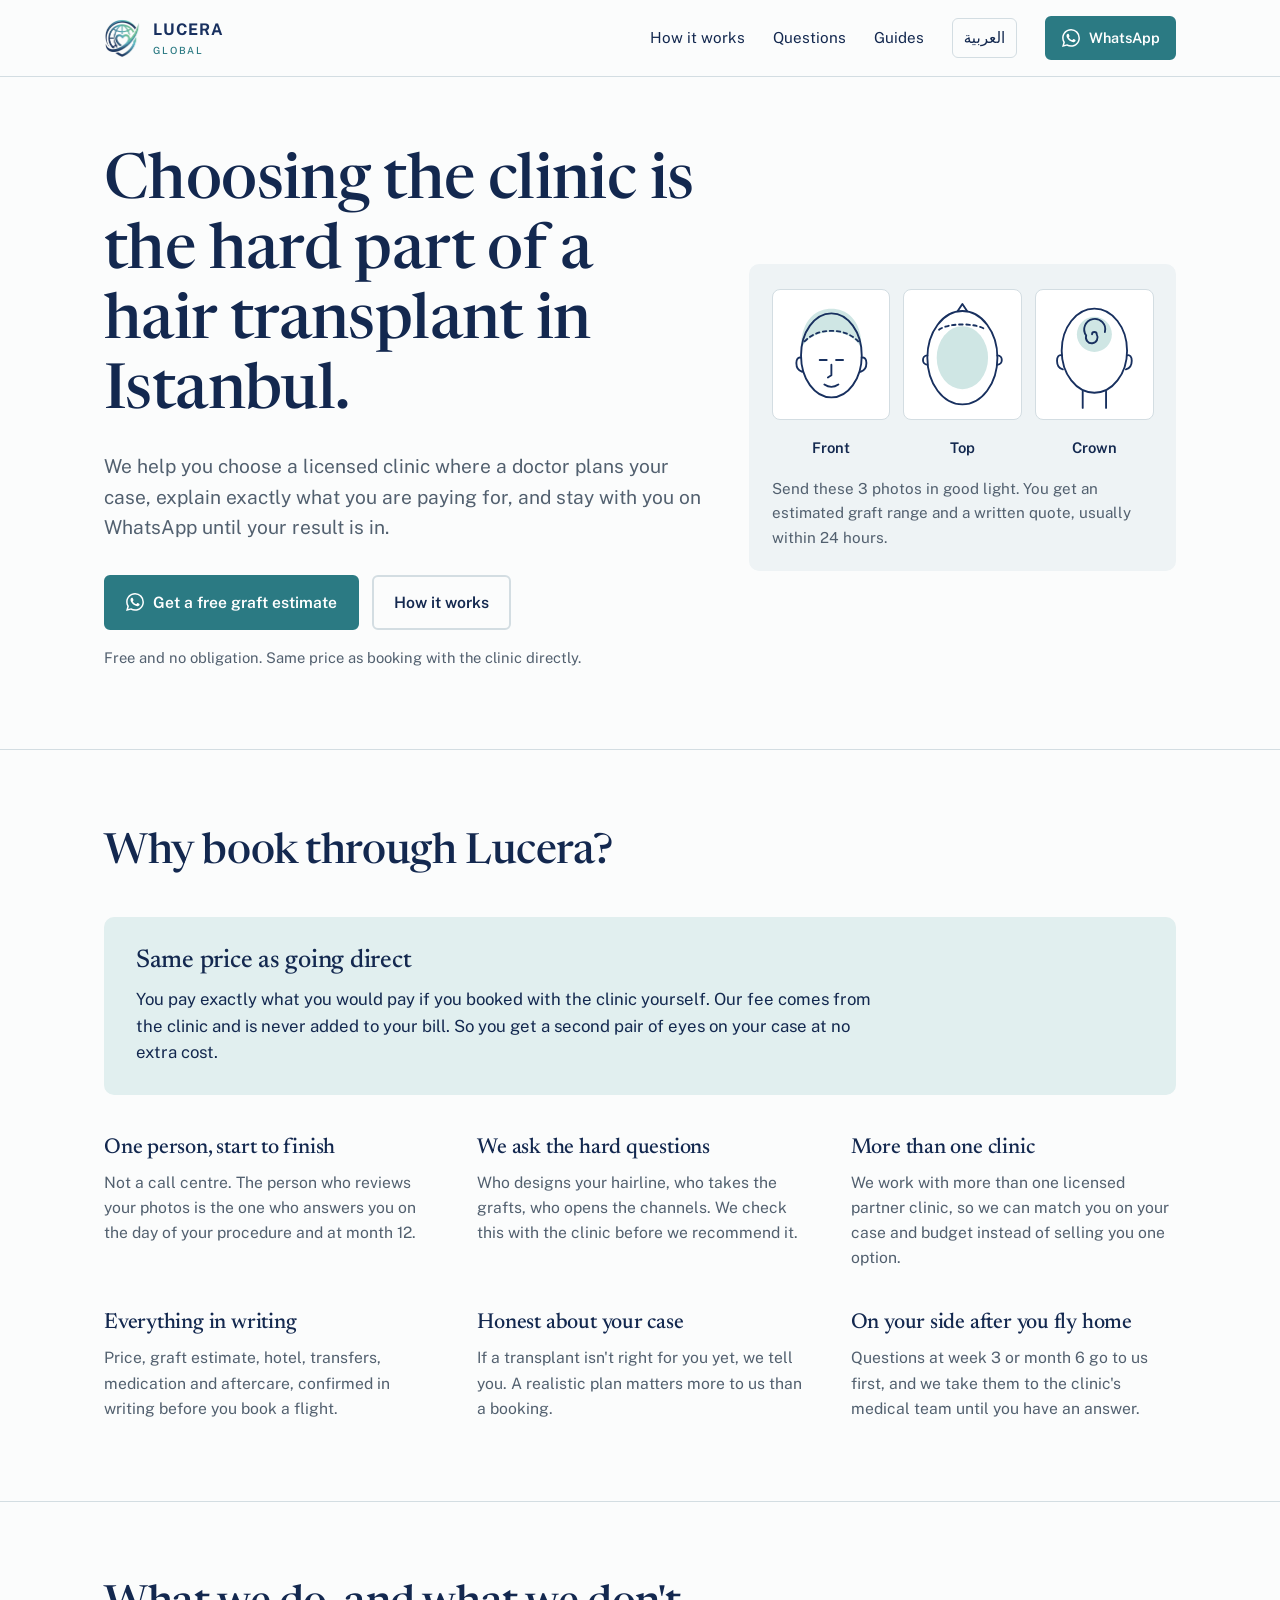
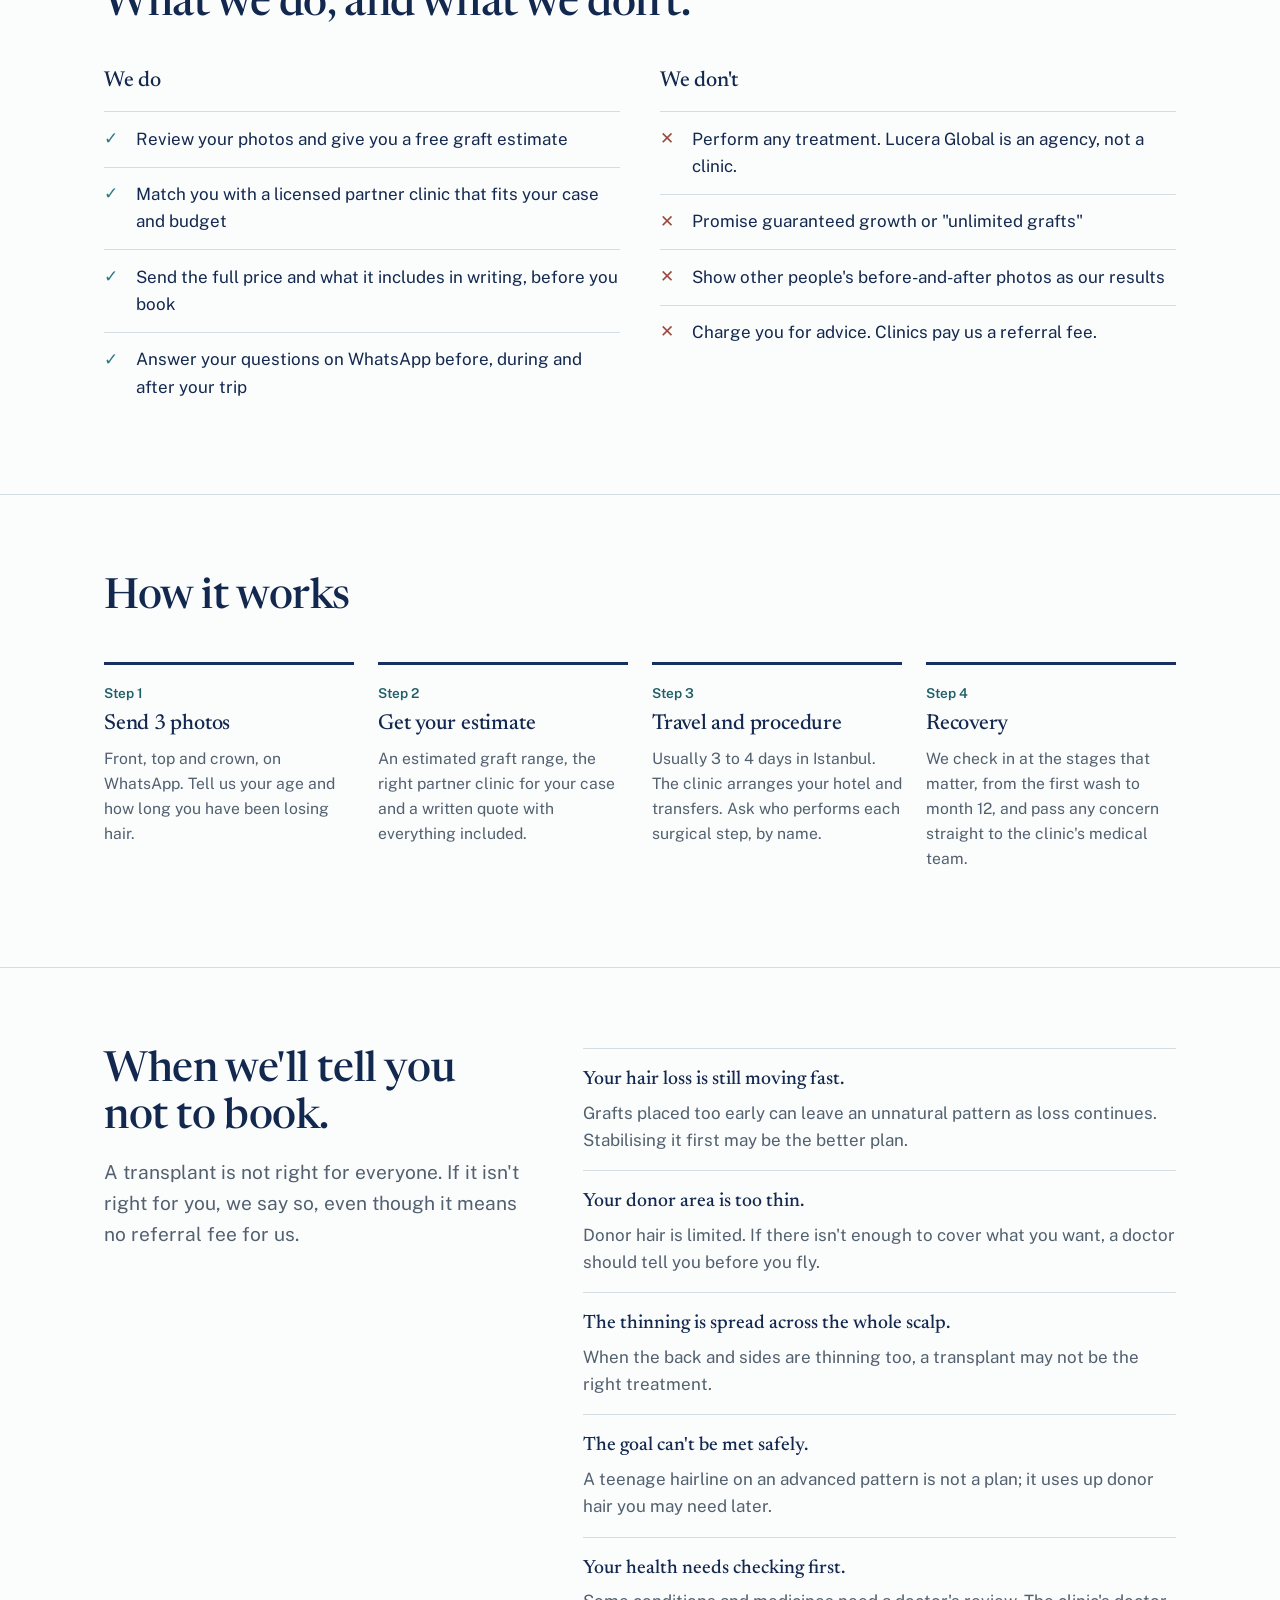
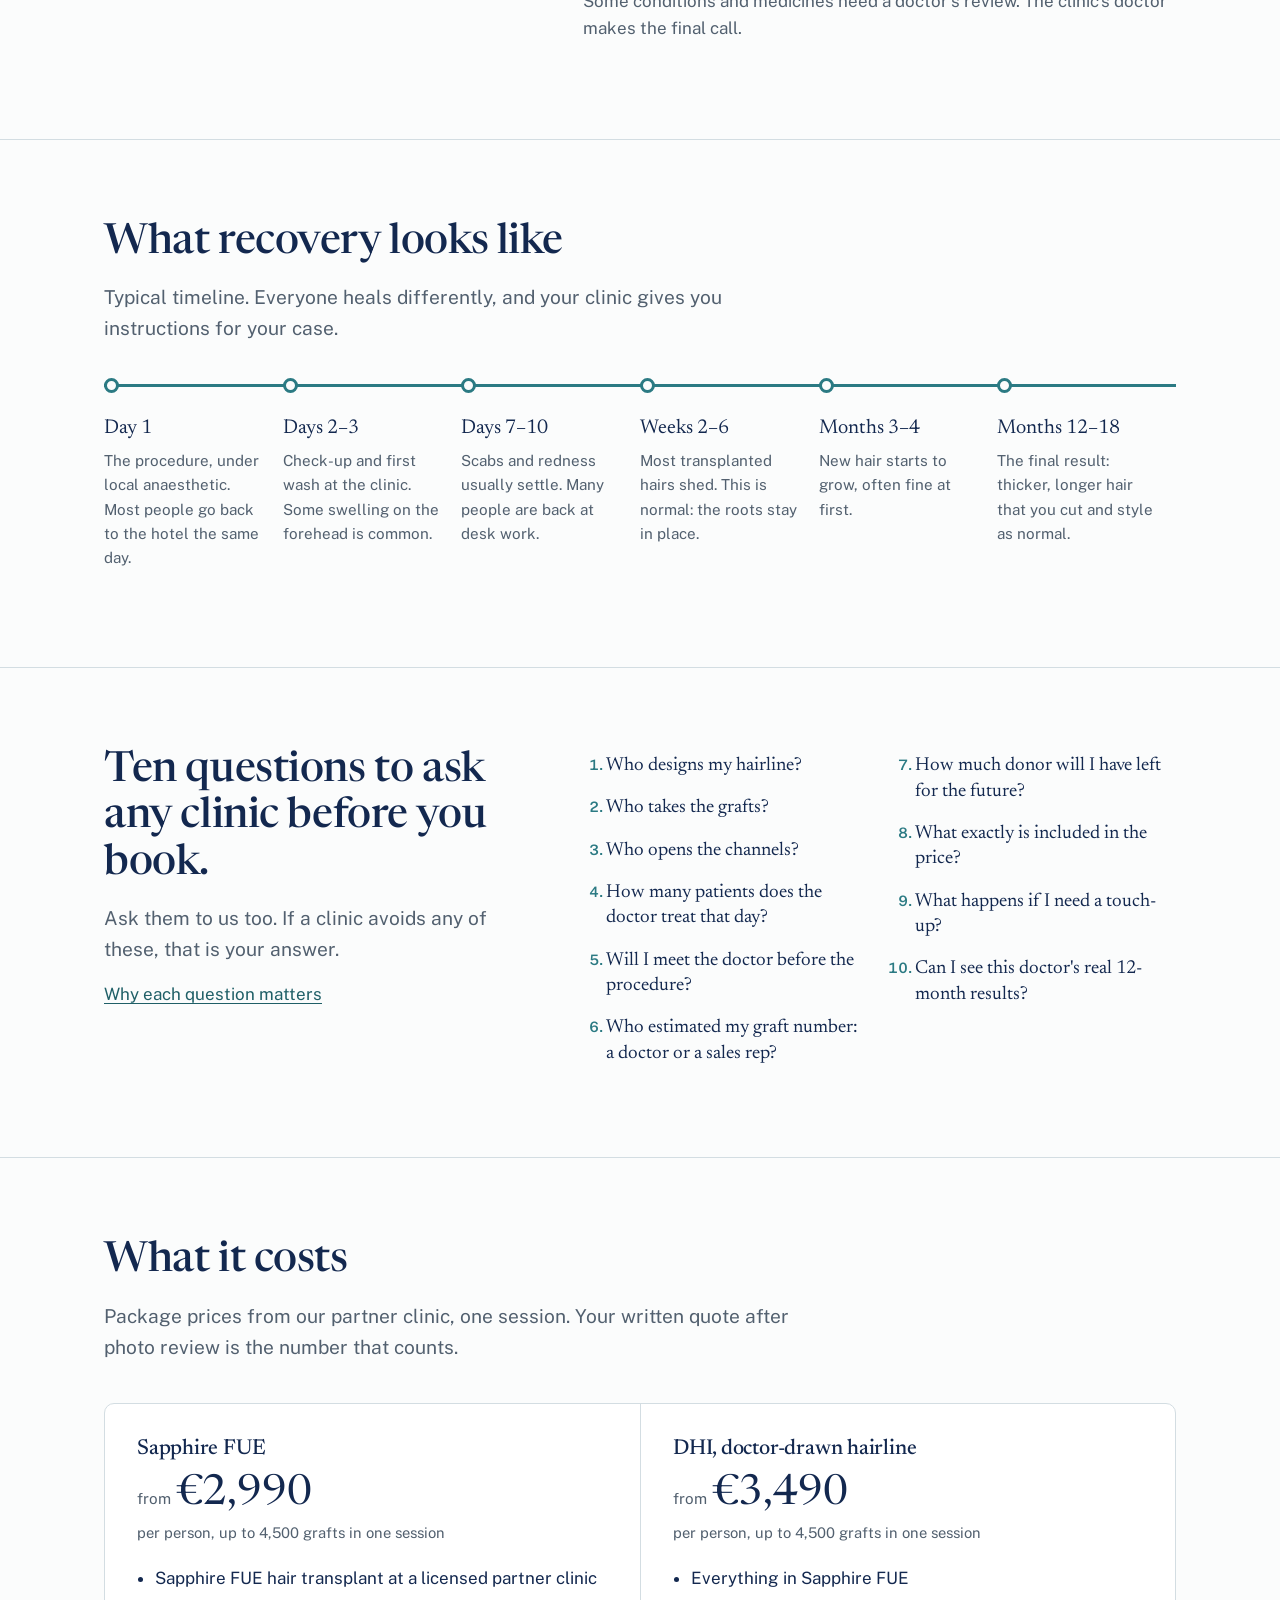
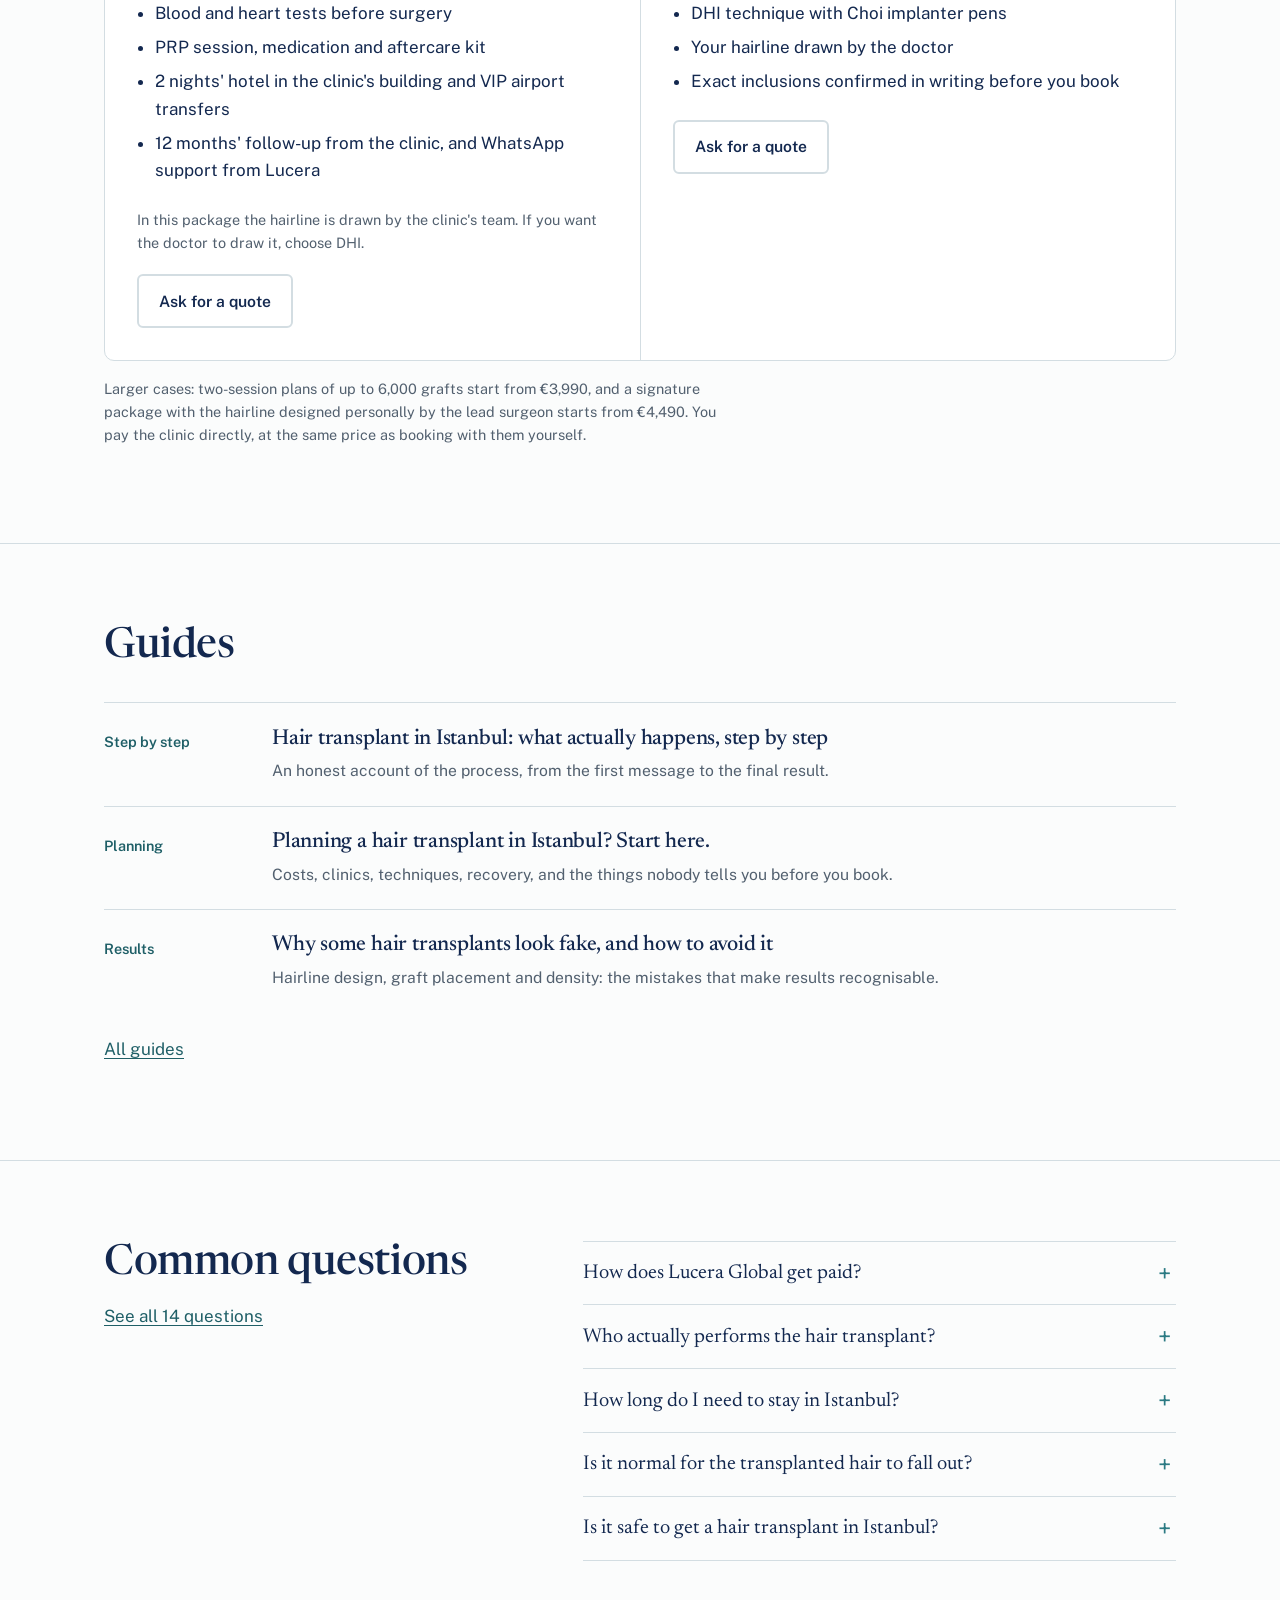
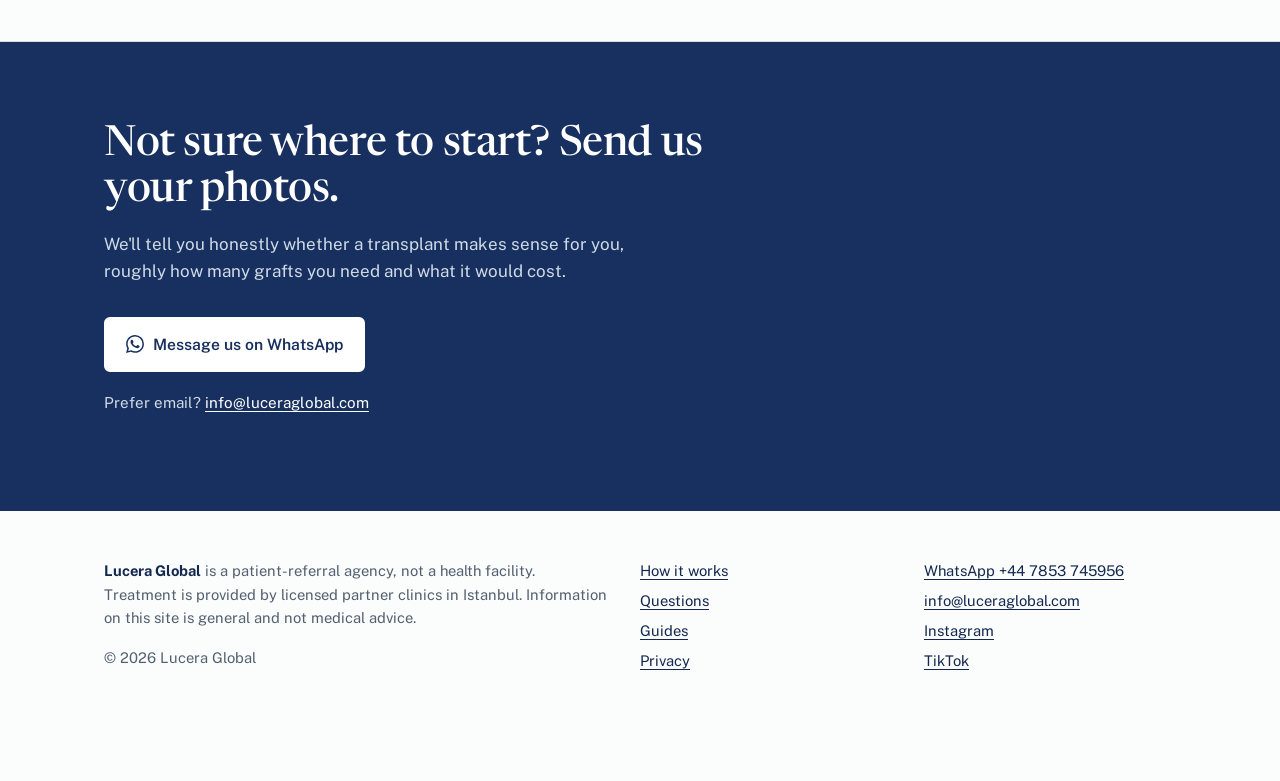
<file: index.html>
<!DOCTYPE html>
<html lang="en">
<head>
<meta charset="UTF-8">
<meta name="viewport" content="width=device-width, initial-scale=1">
<title>Lucera Global | Choose the right hair transplant clinic in Istanbul</title>
<meta name="description" content="Lucera Global helps international patients choose a licensed, doctor-led hair transplant clinic in Istanbul. Free graft estimate from 3 photos, written quotes and honest answers.">
<link rel="canonical" href="https://www.luceraglobal.com/">
<link rel="alternate" hreflang="en" href="https://www.luceraglobal.com/">
<link rel="alternate" hreflang="ar" href="https://www.luceraglobal.com/ar/">
<link rel="alternate" hreflang="x-default" href="https://www.luceraglobal.com/">
<meta property="og:title" content="Lucera Global | Choose the right hair transplant clinic in Istanbul">
<meta property="og:description" content="Lucera Global helps international patients choose a licensed, doctor-led hair transplant clinic in Istanbul. Free graft estimate from 3 photos, written quotes and honest answers.">
<meta property="og:url" content="https://www.luceraglobal.com/">
<meta property="og:type" content="website">
<meta property="og:locale" content="en_GB">
<meta property="og:image" content="https://www.luceraglobal.com/images/logo.png">
<meta name="theme-color" content="#18305f">
<link rel="icon" href="/favicon.ico" sizes="48x48">
<link rel="icon" href="/favicon-96.png" type="image/png" sizes="96x96">
<link rel="icon" href="/icon-192.png" type="image/png" sizes="192x192">
<link rel="apple-touch-icon" href="/apple-touch-icon.png">
<link rel="preload" href="/fonts/newsreader-latin-opsz-normal.woff2" as="font" type="font/woff2" crossorigin>
<link rel="stylesheet" href="/assets/site.css">
<script type="application/ld+json">{"@context": "https://schema.org", "@type": "Organization", "name": "Lucera Global", "url": "https://www.luceraglobal.com/", "logo": "https://www.luceraglobal.com/images/logo.png", "description": "Patient-referral agency that helps international patients choose a licensed hair transplant clinic in Istanbul. Not a health facility.", "email": "info@luceraglobal.com", "telephone": "+44 7853 745956", "areaServed": "Worldwide", "sameAs": ["https://instagram.com/luceraglobal", "https://tiktok.com/@luceraglobal"], "contactPoint": {"@type": "ContactPoint", "telephone": "+44 7853 745956", "contactType": "customer service", "availableLanguage": ["English", "Turkish"]}}</script>
</head>
<body>
<a class="skip" href="#main">Skip to content</a>
<header class="site-head">
  <div class="wrap">
    <a class="brand" href="/" aria-label="Lucera Global home"><img src="/images/mark.png" alt="" width="38" height="40"><span>LUCERA<small>GLOBAL</small></span></a>
    <nav class="site-nav" aria-label="Main">
      <a class="navlink" href="/#how-it-works">How it works</a>
      <a class="navlink" href="/faq">Questions</a>
      <a class="navlink" href="/blog">Guides</a>
      <a class="lang" href="/ar/" lang="ar" hreflang="ar">العربية</a>
      <a class="btn small" href="https://wa.me/447853745956" target="_blank" rel="noopener"><svg viewBox="0 0 24 24" aria-hidden="true"><path d="M17.472 14.382c-.297-.149-1.758-.867-2.03-.967-.273-.099-.471-.148-.67.15-.197.297-.767.966-.94 1.164-.173.199-.347.223-.644.075-.297-.15-1.255-.463-2.39-1.475-.883-.788-1.48-1.761-1.653-2.059-.173-.297-.018-.458.13-.606.134-.133.298-.347.446-.52.149-.174.198-.298.298-.497.099-.198.05-.371-.025-.52-.075-.149-.669-1.612-.916-2.207-.242-.579-.487-.5-.669-.51-.173-.008-.371-.01-.57-.01-.198 0-.52.074-.792.372-.272.297-1.04 1.016-1.04 2.479 0 1.462 1.065 2.875 1.213 3.074.149.198 2.096 3.2 5.077 4.487.709.306 1.262.489 1.694.625.712.227 1.36.195 1.871.118.571-.085 1.758-.719 2.006-1.413.248-.694.248-1.289.173-1.413-.074-.124-.272-.198-.57-.347m-5.421 7.403h-.004a9.87 9.87 0 01-5.031-1.378l-.361-.214-3.741.982.998-3.648-.235-.374a9.86 9.86 0 01-1.51-5.26c.001-5.45 4.436-9.884 9.888-9.884 2.64 0 5.122 1.03 6.988 2.898a9.825 9.825 0 012.893 6.994c-.003 5.45-4.437 9.884-9.885 9.884m8.413-18.297A11.815 11.815 0 0012.05 0C5.495 0 .16 5.335.157 11.892c0 2.096.547 4.142 1.588 5.945L.057 24l6.305-1.654a11.882 11.882 0 005.683 1.448h.005c6.554 0 11.89-5.335 11.893-11.893a11.821 11.821 0 00-3.48-8.413z"/></svg>WhatsApp</a>
    </nav>
  </div>
</header>

<main id="main">
<section class="hero">
  <div class="wrap">
    <div>
      <h1>Choosing the clinic is the hard part of a hair transplant in Istanbul.</h1>
      <p class="lead">We help you choose a licensed clinic where a doctor plans your case, explain exactly what you are paying for, and stay with you on WhatsApp until your result is in.</p>
      <div class="hero-actions">
        <a class="btn" href="https://wa.me/447853745956" target="_blank" rel="noopener"><svg viewBox="0 0 24 24" aria-hidden="true"><path d="M17.472 14.382c-.297-.149-1.758-.867-2.03-.967-.273-.099-.471-.148-.67.15-.197.297-.767.966-.94 1.164-.173.199-.347.223-.644.075-.297-.15-1.255-.463-2.39-1.475-.883-.788-1.48-1.761-1.653-2.059-.173-.297-.018-.458.13-.606.134-.133.298-.347.446-.52.149-.174.198-.298.298-.497.099-.198.05-.371-.025-.52-.075-.149-.669-1.612-.916-2.207-.242-.579-.487-.5-.669-.51-.173-.008-.371-.01-.57-.01-.198 0-.52.074-.792.372-.272.297-1.04 1.016-1.04 2.479 0 1.462 1.065 2.875 1.213 3.074.149.198 2.096 3.2 5.077 4.487.709.306 1.262.489 1.694.625.712.227 1.36.195 1.871.118.571-.085 1.758-.719 2.006-1.413.248-.694.248-1.289.173-1.413-.074-.124-.272-.198-.57-.347m-5.421 7.403h-.004a9.87 9.87 0 01-5.031-1.378l-.361-.214-3.741.982.998-3.648-.235-.374a9.86 9.86 0 01-1.51-5.26c.001-5.45 4.436-9.884 9.888-9.884 2.64 0 5.122 1.03 6.988 2.898a9.825 9.825 0 012.893 6.994c-.003 5.45-4.437 9.884-9.885 9.884m8.413-18.297A11.815 11.815 0 0012.05 0C5.495 0 .16 5.335.157 11.892c0 2.096.547 4.142 1.588 5.945L.057 24l6.305-1.654a11.882 11.882 0 005.683 1.448h.005c6.554 0 11.89-5.335 11.893-11.893a11.821 11.821 0 00-3.48-8.413z"/></svg>Get a free graft estimate</a>
        <a class="btn ghost" href="#how-it-works">How it works</a>
      </div>
      <p class="hero-note">Free and no obligation. Same price as booking with the clinic directly.</p>
    </div>
    <div class="photos">
      <div class="photos-row">
        <figure><svg viewBox="0 0 100 110" role="img" aria-label="Front view of a head">
<path fill="#cfe6e4" d="M24 50 C24 24 38 16 50 16 C62 16 76 24 76 50 C70 40 60 36 50 36 C40 36 30 40 24 50Z"/>
<ellipse fill="none" stroke="#18305f" stroke-width="1.6" stroke-linecap="round" stroke-linejoin="round" cx="50" cy="56" rx="26" ry="36"/>
<path fill="none" stroke="#18305f" stroke-width="1.6" stroke-linecap="round" stroke-linejoin="round" d="M24 58 c-5 -2 -6 10 1 12 M76 58 c5 -2 6 10 -1 12"/>
<path fill="none" stroke="#18305f" stroke-width="1.6" stroke-linecap="round" stroke-linejoin="round" stroke-dasharray="3 3" d="M27 44 C34 37 42 35 50 35 C58 35 66 37 73 44"/>
<path fill="none" stroke="#18305f" stroke-width="1.6" stroke-linecap="round" stroke-linejoin="round" d="M40 60 h6 M54 60 h6 M50 64 v9 l-3 2 M44 81 q6 4 12 0"/>
</svg><figcaption>Front</figcaption></figure>
        <figure><svg viewBox="0 0 100 110" role="img" aria-label="Top view of a head">
<ellipse fill="#cfe6e4" cx="50" cy="58" rx="22" ry="27"/>
<ellipse fill="none" stroke="#18305f" stroke-width="1.6" stroke-linecap="round" stroke-linejoin="round" cx="50" cy="58" rx="30" ry="40"/>
<path fill="none" stroke="#18305f" stroke-width="1.6" stroke-linecap="round" stroke-linejoin="round" d="M46 18 l4 -6 l4 6 M20 56 c-5 0 -5 8 0 8 M80 56 c5 0 5 8 0 8"/>
<path fill="none" stroke="#18305f" stroke-width="1.6" stroke-linecap="round" stroke-linejoin="round" stroke-dasharray="3 3" d="M30 34 C38 28 62 28 70 34"/>
</svg><figcaption>Top</figcaption></figure>
        <figure><svg viewBox="0 0 100 110" role="img" aria-label="Back view of a head showing the crown">
<circle fill="#cfe6e4" cx="50" cy="38" r="15"/>
<ellipse fill="none" stroke="#18305f" stroke-width="1.6" stroke-linecap="round" stroke-linejoin="round" cx="50" cy="52" rx="28" ry="36"/>
<path fill="none" stroke="#18305f" stroke-width="1.6" stroke-linecap="round" stroke-linejoin="round" d="M22 56 c-5 -2 -6 10 1 12 M78 56 c5 -2 6 10 -1 12 M40 87 v14 M60 87 v14"/>
<path fill="none" stroke="#18305f" stroke-width="1.6" stroke-linecap="round" stroke-linejoin="round" d="M50 38 m-2 0 a2 2 0 1 1 4 0 a5 5 0 1 1 -9 1 a9 9 0 1 1 16 -3"/>
</svg><figcaption>Crown</figcaption></figure>
      </div>
      <p>Send these 3 photos in good light. You get an estimated graft range and a written quote, usually within 24 hours.</p>
    </div>
  </div>
</section>

<section id="why-lucera">
  <div class="wrap">
    <h2 class="measure">Why book through Lucera?</h2>
    <div class="reasons">
      <div class="key">
        <h3>Same price as going direct</h3>
        <p>You pay exactly what you would pay if you booked with the clinic yourself. Our fee comes from the clinic and is never added to your bill. So you get a second pair of eyes on your case at no extra cost.</p>
      </div>
      <div><h3>One person, start to finish</h3><p>Not a call centre. The person who reviews your photos is the one who answers you on the day of your procedure and at month 12.</p></div>
      <div><h3>We ask the hard questions</h3><p>Who designs your hairline, who takes the grafts, who opens the channels. We check this with the clinic before we recommend it.</p></div>
      <div><h3>More than one clinic</h3><p>We work with more than one licensed partner clinic, so we can match you on your case and budget instead of selling you one option.</p></div>
      <div><h3>Everything in writing</h3><p>Price, graft estimate, hotel, transfers, medication and aftercare, confirmed in writing before you book a flight.</p></div>
      <div><h3>Honest about your case</h3><p>If a transplant isn't right for you yet, we tell you. A realistic plan matters more to us than a booking.</p></div>
      <div><h3>On your side after you fly home</h3><p>Questions at week 3 or month 6 go to us first, and we take them to the clinic's medical team until you have an answer.</p></div>
    </div>
  </div>
</section>

<section id="what-we-do">
  <div class="wrap">
    <h2 class="measure">What we do, and what we don't.</h2>
    <div class="ledger">
      <div class="yes">
        <h3>We do</h3>
        <ul>
          <li>Review your photos and give you a free graft estimate</li>
          <li>Match you with a licensed partner clinic that fits your case and budget</li>
          <li>Send the full price and what it includes in writing, before you book</li>
          <li>Answer your questions on WhatsApp before, during and after your trip</li>
        </ul>
      </div>
      <div class="no">
        <h3>We don't</h3>
        <ul>
          <li>Perform any treatment. Lucera Global is an agency, not a clinic.</li>
          <li>Promise guaranteed growth or "unlimited grafts"</li>
          <li>Show other people's before-and-after photos as our results</li>
          <li>Charge you for advice. Clinics pay us a referral fee.</li>
        </ul>
      </div>
    </div>
  </div>
</section>

<section id="how-it-works">
  <div class="wrap">
    <h2 class="measure">How it works</h2>
    <ol class="steps">
      <li><h3>Send 3 photos</h3><p>Front, top and crown, on WhatsApp. Tell us your age and how long you have been losing hair.</p></li>
      <li><h3>Get your estimate</h3><p>An estimated graft range, the right partner clinic for your case and a written quote with everything included.</p></li>
      <li><h3>Travel and procedure</h3><p>Usually 3 to 4 days in Istanbul. The clinic arranges your hotel and transfers. Ask who performs each surgical step, by name.</p></li>
      <li><h3>Recovery</h3><p>We check in at the stages that matter, from the first wash to month 12, and pass any concern straight to the clinic's medical team.</p></li>
    </ol>
  </div>
</section>

<section id="candidacy">
  <div class="wrap split">
    <div>
      <h2>When we'll tell you not to book.</h2>
      <p class="lead" style="margin-top:1rem">A transplant is not right for everyone. If it isn't right for you, we say so, even though it means no referral fee for us.</p>
    </div>
    <ul class="plain-list">
      <li><strong>Your hair loss is still moving fast.</strong> Grafts placed too early can leave an unnatural pattern as loss continues. Stabilising it first may be the better plan.</li>
      <li><strong>Your donor area is too thin.</strong> Donor hair is limited. If there isn't enough to cover what you want, a doctor should tell you before you fly.</li>
      <li><strong>The thinning is spread across the whole scalp.</strong> When the back and sides are thinning too, a transplant may not be the right treatment.</li>
      <li><strong>The goal can't be met safely.</strong> A teenage hairline on an advanced pattern is not a plan; it uses up donor hair you may need later.</li>
      <li><strong>Your health needs checking first.</strong> Some conditions and medicines need a doctor's review. The clinic's doctor makes the final call.</li>
    </ul>
  </div>
</section>

<section id="recovery">
  <div class="wrap">
    <h2 class="measure">What recovery looks like</h2>
    <p class="lead" style="margin-top:1rem">Typical timeline. Everyone heals differently, and your clinic gives you instructions for your case.</p>
    <ol class="timeline">
      <li><span>Day 1</span><p>The procedure, under local anaesthetic. Most people go back to the hotel the same day.</p></li>
      <li><span>Days 2–3</span><p>Check-up and first wash at the clinic. Some swelling on the forehead is common.</p></li>
      <li><span>Days 7–10</span><p>Scabs and redness usually settle. Many people are back at desk work.</p></li>
      <li><span>Weeks 2–6</span><p>Most transplanted hairs shed. This is normal: the roots stay in place.</p></li>
      <li><span>Months 3–4</span><p>New hair starts to grow, often fine at first.</p></li>
      <li><span>Months 12–18</span><p>The final result: thicker, longer hair that you cut and style as normal.</p></li>
    </ol>
  </div>
</section>

<section id="questions">
  <div class="wrap split">
    <div>
      <h2>Ten questions to ask any clinic before you book.</h2>
      <p class="lead" style="margin-top:1rem">Ask them to us too. If a clinic avoids any of these, that is your answer.</p>
      <p><a href="/faq#what-should-i-ask-a-clinic-before-booking">Why each question matters</a></p>
    </div>
    <ol class="qlist"><li>Who designs my hairline?</li><li>Who takes the grafts?</li><li>Who opens the channels?</li><li>How many patients does the doctor treat that day?</li><li>Will I meet the doctor before the procedure?</li><li>Who estimated my graft number: a doctor or a sales rep?</li><li>How much donor will I have left for the future?</li><li>What exactly is included in the price?</li><li>What happens if I need a touch-up?</li><li>Can I see this doctor&#x27;s real 12-month results?</li></ol>
  </div>
</section>

<section id="price">
  <div class="wrap">
    <h2 class="measure">What it costs</h2>
    <p class="lead" style="margin-top:1rem">Package prices from our partner clinic, one session. Your written quote after photo review is the number that counts.</p>
    <div class="prices">
      <div class="price">
        <h3>Sapphire FUE</h3>
        <div class="amount"><small>from</small>€2,990</div>
        <div class="terms">per person, up to 4,500 grafts in one session</div>
        <ul>
          <li>Sapphire FUE hair transplant at a licensed partner clinic</li>
          <li>Blood and heart tests before surgery</li>
          <li>PRP session, medication and aftercare kit</li>
          <li>2 nights' hotel in the clinic's building and VIP airport transfers</li>
          <li>12 months' follow-up from the clinic, and WhatsApp support from Lucera</li>
        </ul>
        <p class="fine" style="margin:0 0 1.2rem">In this package the hairline is drawn by the clinic's team. If you want the doctor to draw it, choose DHI.</p>
        <a class="btn ghost" href="https://wa.me/447853745956" target="_blank" rel="noopener">Ask for a quote</a>
      </div>
      <div class="price">
        <h3>DHI, doctor-drawn hairline</h3>
        <div class="amount"><small>from</small>€3,490</div>
        <div class="terms">per person, up to 4,500 grafts in one session</div>
        <ul>
          <li>Everything in Sapphire FUE</li>
          <li>DHI technique with Choi implanter pens</li>
          <li>Your hairline drawn by the doctor</li>
          <li>Exact inclusions confirmed in writing before you book</li>
        </ul>
        <a class="btn ghost" href="https://wa.me/447853745956" target="_blank" rel="noopener">Ask for a quote</a>
      </div>
    </div>
    <p class="fine">Larger cases: two-session plans of up to 6,000 grafts start from €3,990, and a signature package with the hairline designed personally by the lead surgeon starts from €4,490. You pay the clinic directly, at the same price as booking with them yourself.</p>
  </div>
</section>

<section id="guides">
  <div class="wrap">
    <h2 class="measure">Guides</h2>
    <ul class="articles"><li><a href="/blog/hair-transplant-in-istanbul-what-actually-happens-step-by-step"><span class="kind">Step by step</span><span><h3>Hair transplant in Istanbul: what actually happens, step by step</h3><p>An honest account of the process, from the first message to the final result.</p></span></a></li><li><a href="/blog/planning-a-hair-transplant-in-istanbul-start-here"><span class="kind">Planning</span><span><h3>Planning a hair transplant in Istanbul? Start here.</h3><p>Costs, clinics, techniques, recovery, and the things nobody tells you before you book.</p></span></a></li><li><a href="/blog/why-some-hair-transplants-look-fake-and-how-to-avoid-it"><span class="kind">Results</span><span><h3>Why some hair transplants look fake, and how to avoid it</h3><p>Hairline design, graft placement and density: the mistakes that make results recognisable.</p></span></a></li></ul>
    <p style="margin-top:1.5rem"><a href="/blog">All guides</a></p>
  </div>
</section>

<section id="faq">
  <div class="wrap split">
    <div>
      <h2>Common questions</h2>
      <p style="margin-top:1rem"><a href="/faq">See all 14 questions</a></p>
    </div>
    <div class="faq-list"><details id="how-does-lucera-global-get-paid"><summary>How does Lucera Global get paid?</summary><p>Our partner clinics pay us a referral fee when a patient we introduce goes ahead with treatment. You pay the same price as booking with the clinic directly: our fee is never added to your bill. We tell you the full price, and exactly what it includes, in writing before you book. You never pay us for the consultation or the graft estimate.</p></details><details id="who-actually-performs-the-hair-transplant"><summary>Who actually performs the hair transplant?</summary><p>The International Society of Hair Restoration Surgery (ISHRS) considers three steps to be surgery that a licensed doctor should perform: designing the hairline, harvesting the grafts and making the recipient incisions (channels). In Turkey, the Hair Transplant Units Regulation (amended September 2025) allows only certified physicians to open the channels; certified health professionals may extract and implant grafts under a doctor's supervision. Before you book any clinic, ask who will do each step, by name.</p></details><details id="how-long-do-i-need-to-stay-in-istanbul"><summary>How long do I need to stay in Istanbul?</summary><p>Usually 3 to 4 days: arrival and consultation, the procedure day, and a check-up with the first wash before you fly home. The clinic confirms the exact schedule for your case.</p></details><details id="is-it-normal-for-the-transplanted-hair-to-fall-out"><summary>Is it normal for the transplanted hair to fall out?</summary><p>Yes. Most transplanted hairs shed within the first few weeks. The roots stay in place. New hair usually starts growing around months 3 to 4, and the final result is typically visible at 12 to 18 months.</p></details><details id="is-it-safe-to-get-a-hair-transplant-in-istanbul"><summary>Is it safe to get a hair transplant in Istanbul?</summary><p>Istanbul has many licensed, experienced clinics, but like any surgery a hair transplant carries risks, and quality varies between clinics. Choose a licensed clinic where a doctor plans your case and performs the surgical steps, check real results from the same doctor, and get everything included in writing. No clinic can honestly guarantee 100% growth.</p></details></div>
  </div>
</section>

<section class="closing">
  <div class="wrap">
    <h2>Not sure where to start? Send us your photos.</h2>
    <p>We'll tell you honestly whether a transplant makes sense for you, roughly how many grafts you need and what it would cost.</p>
    <a class="btn" href="https://wa.me/447853745956" target="_blank" rel="noopener"><svg viewBox="0 0 24 24" aria-hidden="true"><path d="M17.472 14.382c-.297-.149-1.758-.867-2.03-.967-.273-.099-.471-.148-.67.15-.197.297-.767.966-.94 1.164-.173.199-.347.223-.644.075-.297-.15-1.255-.463-2.39-1.475-.883-.788-1.48-1.761-1.653-2.059-.173-.297-.018-.458.13-.606.134-.133.298-.347.446-.52.149-.174.198-.298.298-.497.099-.198.05-.371-.025-.52-.075-.149-.669-1.612-.916-2.207-.242-.579-.487-.5-.669-.51-.173-.008-.371-.01-.57-.01-.198 0-.52.074-.792.372-.272.297-1.04 1.016-1.04 2.479 0 1.462 1.065 2.875 1.213 3.074.149.198 2.096 3.2 5.077 4.487.709.306 1.262.489 1.694.625.712.227 1.36.195 1.871.118.571-.085 1.758-.719 2.006-1.413.248-.694.248-1.289.173-1.413-.074-.124-.272-.198-.57-.347m-5.421 7.403h-.004a9.87 9.87 0 01-5.031-1.378l-.361-.214-3.741.982.998-3.648-.235-.374a9.86 9.86 0 01-1.51-5.26c.001-5.45 4.436-9.884 9.888-9.884 2.64 0 5.122 1.03 6.988 2.898a9.825 9.825 0 012.893 6.994c-.003 5.45-4.437 9.884-9.885 9.884m8.413-18.297A11.815 11.815 0 0012.05 0C5.495 0 .16 5.335.157 11.892c0 2.096.547 4.142 1.588 5.945L.057 24l6.305-1.654a11.882 11.882 0 005.683 1.448h.005c6.554 0 11.89-5.335 11.893-11.893a11.821 11.821 0 00-3.48-8.413z"/></svg>Message us on WhatsApp</a>
    <p style="margin-top:1.2rem;font-size:.95rem">Prefer email? <a href="mailto:info@luceraglobal.com">info@luceraglobal.com</a></p>
  </div>
</section>
</main>
<footer class="site-foot">
  <div class="wrap">
    <div>
      <p><strong>Lucera Global</strong> is a patient-referral agency, not a health facility. Treatment is provided by licensed partner clinics in Istanbul. Information on this site is general and not medical advice.</p>
      <p>© 2026 Lucera Global</p>
    </div>
    <ul>
      <li><a href="/#how-it-works">How it works</a></li>
      <li><a href="/faq">Questions</a></li>
      <li><a href="/blog">Guides</a></li>
      <li><a href="/privacy">Privacy</a></li>
    </ul>
    <ul>
      <li><a href="https://wa.me/447853745956" target="_blank" rel="noopener">WhatsApp <span class="phone">+44 7853 745956</span></a></li>
      <li><a href="mailto:info@luceraglobal.com">info@luceraglobal.com</a></li>
      <li><a href="https://instagram.com/luceraglobal" target="_blank" rel="noopener">Instagram</a></li>
      <li><a href="https://tiktok.com/@luceraglobal" target="_blank" rel="noopener">TikTok</a></li>
    </ul>
  </div>
</footer>
<a class="btn mobile-cta" href="https://wa.me/447853745956" target="_blank" rel="noopener"><svg viewBox="0 0 24 24" aria-hidden="true"><path d="M17.472 14.382c-.297-.149-1.758-.867-2.03-.967-.273-.099-.471-.148-.67.15-.197.297-.767.966-.94 1.164-.173.199-.347.223-.644.075-.297-.15-1.255-.463-2.39-1.475-.883-.788-1.48-1.761-1.653-2.059-.173-.297-.018-.458.13-.606.134-.133.298-.347.446-.52.149-.174.198-.298.298-.497.099-.198.05-.371-.025-.52-.075-.149-.669-1.612-.916-2.207-.242-.579-.487-.5-.669-.51-.173-.008-.371-.01-.57-.01-.198 0-.52.074-.792.372-.272.297-1.04 1.016-1.04 2.479 0 1.462 1.065 2.875 1.213 3.074.149.198 2.096 3.2 5.077 4.487.709.306 1.262.489 1.694.625.712.227 1.36.195 1.871.118.571-.085 1.758-.719 2.006-1.413.248-.694.248-1.289.173-1.413-.074-.124-.272-.198-.57-.347m-5.421 7.403h-.004a9.87 9.87 0 01-5.031-1.378l-.361-.214-3.741.982.998-3.648-.235-.374a9.86 9.86 0 01-1.51-5.26c.001-5.45 4.436-9.884 9.888-9.884 2.64 0 5.122 1.03 6.988 2.898a9.825 9.825 0 012.893 6.994c-.003 5.45-4.437 9.884-9.885 9.884m8.413-18.297A11.815 11.815 0 0012.05 0C5.495 0 .16 5.335.157 11.892c0 2.096.547 4.142 1.588 5.945L.057 24l6.305-1.654a11.882 11.882 0 005.683 1.448h.005c6.554 0 11.89-5.335 11.893-11.893a11.821 11.821 0 00-3.48-8.413z"/></svg>Send 3 photos for a free estimate</a>
</body>
</html>
</file>
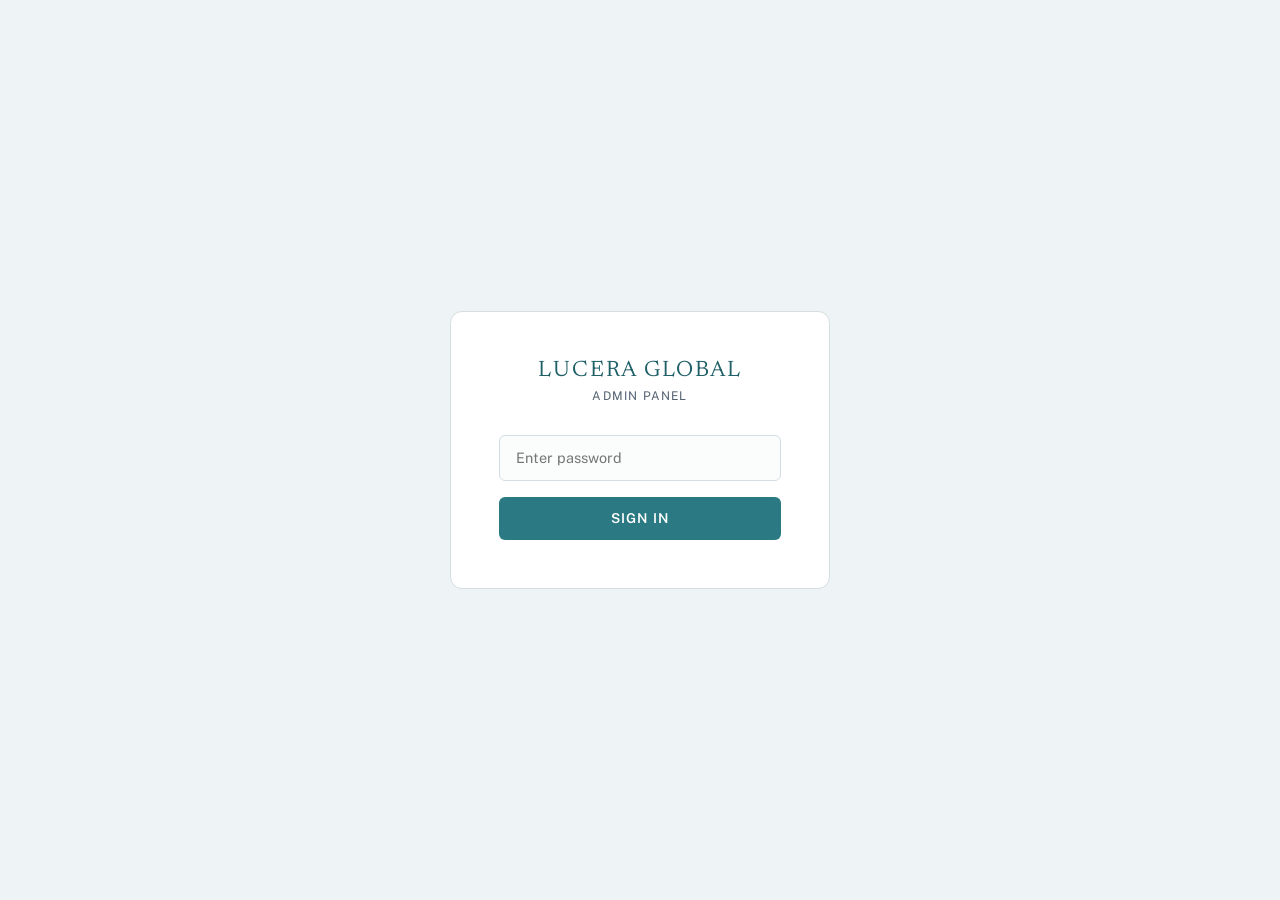
<file: admin/index.html>
<!DOCTYPE html>
<html lang="en">
<head>
<meta charset="UTF-8">
<meta name="viewport" content="width=device-width, initial-scale=1.0">
<title>Lucera Admin</title>
<meta name="robots" content="noindex, nofollow">
<link rel="icon" href="/favicon.ico" sizes="48x48">
<style>
*,*::before,*::after{box-sizing:border-box;margin:0;padding:0}
@font-face{font-family:"Newsreader";src:url("/fonts/newsreader-latin-opsz-normal.woff2") format("woff2");font-weight:200 800;font-display:swap}
@font-face{font-family:"Public Sans";src:url("/fonts/public-sans-latin-wght-normal.woff2") format("woff2");font-weight:100 900;font-display:swap}
:root{--bg:#eef3f5;--bg2:#ffffff;--bg3:#fbfcfc;--green:#2b7a83;--green-mid:#1f5f67;--green-light:#1f5f67;--text:#13284f;--muted:#52606f;--border:#d3dde2;--danger:#9a3b2c}
body{font-family:'Public Sans',system-ui,sans-serif;background:var(--bg);color:var(--text);min-height:100vh}
#login-screen{min-height:100vh;display:flex;align-items:center;justify-content:center;background:var(--bg)}
.login-box{background:var(--bg2);border:1px solid var(--border);border-radius:12px;padding:3rem;width:100%;max-width:380px;text-align:center}
.login-logo{font-family:'Newsreader',Georgia,serif;font-size:1.4rem;color:var(--green-light);letter-spacing:0.08em;margin-bottom:0.4rem}
.login-sub{font-size:0.75rem;color:var(--muted);letter-spacing:0.1em;text-transform:uppercase;margin-bottom:2rem}
.login-box input{width:100%;background:var(--bg3);border:1px solid var(--border);border-radius:6px;padding:0.85rem 1rem;color:var(--text);font-family:'Public Sans',system-ui,sans-serif;font-size:0.9rem;margin-bottom:1rem;outline:none;transition:border-color 0.2s}
.login-box input:focus{border-color:var(--green-mid)}
.login-btn{width:100%;background:var(--green);color:white;border:none;border-radius:6px;padding:0.85rem;font-family:'Public Sans',system-ui,sans-serif;font-size:0.85rem;font-weight:600;letter-spacing:0.08em;text-transform:uppercase;cursor:pointer;transition:background 0.2s}
.login-btn:hover{background:var(--green-mid)}
.login-error{color:#e74c3c;font-size:0.8rem;margin-top:0.75rem;display:none}
#app{display:none;min-height:100vh}
.layout{display:grid;grid-template-columns:220px 1fr;min-height:100vh}
.sidebar{background:var(--bg2);border-right:1px solid var(--border);padding:1.5rem 0;position:sticky;top:0;height:100vh;overflow-y:auto}
.sidebar-logo{padding:0 1.5rem 1.5rem;border-bottom:1px solid var(--border);margin-bottom:1rem}
.sidebar-logo-text{font-family:'Newsreader',Georgia,serif;font-size:1.05rem;color:var(--green-light)}
.sidebar-logo-sub{font-size:0.65rem;color:var(--muted);text-transform:uppercase;letter-spacing:0.1em;margin-top:0.2rem}
.nav-item{display:flex;align-items:center;gap:0.75rem;padding:0.7rem 1.5rem;font-size:0.82rem;color:var(--muted);cursor:pointer;transition:all 0.15s;border-left:2px solid transparent}
.nav-item:hover{color:var(--text);background:rgba(43,122,131,0.06)}
.nav-item.active{color:var(--green-light);border-left-color:var(--green-light);background:rgba(43,122,131,0.1)}
.sidebar-logout{padding:1rem 1.5rem 0;border-top:1px solid var(--border);margin-top:2rem}
.logout-btn{font-size:0.75rem;color:var(--muted);cursor:pointer;background:none;border:none;font-family:'Public Sans',system-ui,sans-serif;padding:0}
.logout-btn:hover{color:#e74c3c}
.content{padding:2.5rem 3rem}
.page-title{font-family:'Newsreader',Georgia,serif;font-size:1.6rem;color:var(--text);margin-bottom:0.4rem}
.page-sub{font-size:0.8rem;color:var(--muted);margin-bottom:2rem}
.toast{position:fixed;bottom:2rem;right:2rem;background:var(--green);color:white;padding:0.85rem 1.5rem;border-radius:8px;font-size:0.85rem;font-weight:500;z-index:999;transform:translateY(100px);opacity:0;transition:all 0.3s}
.toast.show{transform:translateY(0);opacity:1}
.toast.error{background:var(--danger)}
.card{background:var(--bg2);border:1px solid var(--border);border-radius:10px;padding:1.75rem;margin-bottom:1.5rem}
.card-title{font-size:0.75rem;text-transform:uppercase;letter-spacing:0.12em;color:var(--green-light);margin-bottom:1.25rem}
.field{margin-bottom:1.25rem}
.field label{display:block;font-size:0.75rem;color:var(--muted);margin-bottom:0.4rem;text-transform:uppercase;letter-spacing:0.08em}
.field input,.field textarea{width:100%;background:var(--bg3);border:1px solid var(--border);border-radius:6px;padding:0.7rem 0.9rem;color:var(--text);font-family:'Public Sans',system-ui,sans-serif;font-size:0.88rem;outline:none;transition:border-color 0.2s}
.field input:focus,.field textarea:focus{border-color:var(--green-mid)}
.field textarea{resize:vertical;min-height:80px}
.save-btn{background:var(--green);color:white;border:none;border-radius:6px;padding:0.75rem 1.75rem;font-family:'Public Sans',system-ui,sans-serif;font-size:0.82rem;font-weight:600;letter-spacing:0.08em;text-transform:uppercase;cursor:pointer;transition:background 0.2s}
.save-btn:hover{background:var(--green-mid)}
.list-item{background:var(--bg3);border:1px solid var(--border);border-radius:8px;padding:1.25rem;margin-bottom:1rem}
.list-item-header{display:flex;align-items:center;justify-content:space-between;margin-bottom:0.75rem}
.item-label{font-size:0.8rem;font-weight:600;color:var(--green-light)}
.delete-btn{background:none;border:1px solid rgba(192,57,43,0.4);color:#e74c3c;border-radius:4px;padding:0.3rem 0.6rem;font-size:0.72rem;cursor:pointer;transition:all 0.15s}
.delete-btn:hover{background:rgba(192,57,43,0.15)}
.add-btn{background:transparent;border:1px dashed var(--border);color:var(--muted);border-radius:6px;padding:0.7rem 1.25rem;font-family:'Public Sans',system-ui,sans-serif;font-size:0.8rem;cursor:pointer;width:100%;transition:all 0.2s;margin-bottom:1.5rem}
.add-btn:hover{border-color:var(--green-mid);color:var(--green-light)}
.includes-list{margin-top:0.5rem}
.include-row{display:flex;gap:0.5rem;margin-bottom:0.4rem}
.include-row input{flex:1}
.include-del{background:none;border:none;color:var(--muted);cursor:pointer;font-size:1rem;padding:0 0.3rem}
.include-del:hover{color:#e74c3c}
.loading{color:var(--muted);font-size:0.85rem;padding:1rem 0}
.two-col{display:grid;grid-template-columns:1fr 1fr;gap:0.75rem}
.three-col{display:grid;grid-template-columns:1fr 1fr 1fr;gap:0.75rem}
.checkbox-row{display:flex;align-items:center;gap:0.5rem}
.checkbox-row input[type=checkbox]{width:auto;accent-color:var(--green-mid)}

/* RICH TEXT EDITOR */
.editor-toolbar{display:flex;flex-wrap:wrap;gap:0.25rem;padding:0.5rem;background:var(--bg);border:1px solid var(--border);border-bottom:none;border-radius:6px 6px 0 0}
.editor-toolbar button{background:var(--bg2);border:1px solid var(--border);color:var(--text);border-radius:4px;padding:0.3rem 0.6rem;font-size:0.78rem;cursor:pointer;transition:all 0.15s;font-family:'Public Sans',system-ui,sans-serif}
.editor-toolbar button:hover{background:var(--green);border-color:var(--green);color:white}
.editor-toolbar .sep{width:1px;background:var(--border);margin:0 0.15rem}
.editor-toolbar select{background:var(--bg2);border:1px solid var(--border);color:var(--text);border-radius:4px;padding:0.3rem 0.5rem;font-size:0.78rem;cursor:pointer;font-family:'Public Sans',system-ui,sans-serif;outline:none}
.rich-editor{width:100%;min-height:300px;background:var(--bg3);border:1px solid var(--border);border-radius:0 0 6px 6px;padding:1rem;color:var(--text);font-family:'Public Sans',system-ui,sans-serif;font-size:0.9rem;line-height:1.7;outline:none}
.rich-editor:focus{border-color:var(--green-mid)}
.rich-editor h1,.rich-editor h2,.rich-editor h3{font-family:'Newsreader',Georgia,serif;margin:1rem 0 0.5rem;color:var(--green-light)}
.rich-editor h1{font-size:1.8rem}
.rich-editor h2{font-size:1.4rem}
.rich-editor h3{font-size:1.1rem}
.rich-editor p{margin-bottom:0.75rem}
.rich-editor ul,.rich-editor ol{margin:0.5rem 0 0.75rem 1.5rem}
.rich-editor blockquote{border-left:3px solid var(--green-light);padding:0.75rem 1rem;margin:1rem 0;background:rgba(43,122,131,0.06);border-radius:0 4px 4px 0;font-style:italic}
.rich-editor a{color:var(--green-light)}
.color-btn{width:22px;height:22px;border-radius:3px;border:1px solid var(--border);cursor:pointer;padding:0;flex-shrink:0}
.preview-link{font-size:0.72rem;color:var(--green-light);text-decoration:none;margin-left:auto;display:flex;align-items:center;gap:0.3rem}
</style>
</head>
<body>

<div id="login-screen">
  <div class="login-box">
    <div class="login-logo">LUCERA GLOBAL</div>
    <div class="login-sub">Admin Panel</div>
    <input type="password" id="pw-input" placeholder="Enter password" onkeydown="if(event.key==='Enter')doLogin()">
    <button class="login-btn" onclick="doLogin()">Sign In</button>
    <div class="login-error" id="login-err">Incorrect password. Try again.</div>
  </div>
</div>

<div id="app">
  <div class="layout">
    <aside class="sidebar">
      <div class="sidebar-logo">
        <div class="sidebar-logo-text">LUCERA</div>
        <div class="sidebar-logo-sub">Admin Panel</div>
      </div>
      <nav>
        <div class="nav-item active" onclick="showPage('articles')" id="nav-articles">Guides (blog)</div>
        <p style="padding:1rem 1.5rem;font-size:.75rem;color:var(--muted);line-height:1.5">Home page, prices and FAQ are edited in code. Ask Claude to change them.</p>
      </nav>
      <div class="sidebar-logout"><button class="logout-btn" onclick="logout()">← Logout</button></div>
    </aside>
    <main class="content" id="main-content"><div class="loading">Loading...</div></main>
  </div>
</div>

<div class="toast" id="toast"></div>

<script>
let TOKEN='', pageData={}, pageSha={}, lastStatus=0;

function doLogin(){
  const pw=document.getElementById('pw-input').value; if(!pw) return;
  TOKEN=pw;
  loadFile('articles').then(d=>{
    if(d){document.getElementById('login-screen').style.display='none';document.getElementById('app').style.display='block';showPage('articles');}
    else{TOKEN='';const e=document.getElementById('login-err');e.textContent=lastStatus===503?'Admin is switched off: set an ADMIN_PASSWORD of at least 16 characters in Vercel.':lastStatus===429?'Too many attempts. Try again in 15 minutes.':'Wrong password.';e.style.display='block';}
  });
}
function logout(){TOKEN='';document.getElementById('login-screen').style.display='flex';document.getElementById('app').style.display='none';document.getElementById('pw-input').value='';}
async function loadFile(file){
  try{const r=await fetch('/api/load?file='+file,{headers:{'Authorization':'Bearer '+TOKEN}});lastStatus=r.status;if(!r.ok)return null;const d=await r.json();pageData[file]=d.content;pageSha[file]=d.sha;return d.content;}catch{return null;}
}
async function saveFile(file,content){
  try{const r=await fetch('/api/save',{method:'POST',headers:{'Authorization':'Bearer '+TOKEN,'Content-Type':'application/json'},body:JSON.stringify({file,content,sha:pageSha[file]})});const d=await r.json();if(d.success){pageSha[file]=d.sha;showToast('Saved ✓');return true;}showToast('Error: '+d.error,true);return false;}catch(e){showToast('Failed: '+e.message,true);return false;}
}
function showToast(msg,error=false){const t=document.getElementById('toast');t.textContent=msg;t.className='toast'+(error?' error':'');t.classList.add('show');setTimeout(()=>t.classList.remove('show'),3000);}
function showPage(page){
  document.querySelectorAll('.nav-item').forEach(e=>e.classList.remove('active'));
  document.getElementById('nav-'+page).classList.add('active');
  const c=document.getElementById('main-content');
  c.innerHTML='<div class="loading">Loading...</div>';
  loadFile(page).then(data=>{
    if(!data){c.innerHTML='<p style="color:#e74c3c">Failed to load.</p>';return;}
    if(page==='settings')renderSettings(data,c);
    else if(page==='packages')renderPackages(data,c);
    else if(page==='articles')renderArticles(data,c);
    else if(page==='results')renderResults(data,c);
    else if(page==='faq')renderFaq(data,c);
  });
}
function v(id){return document.getElementById(id)?.value||'';}
function esc(s){return String(s||'').replace(/&/g,'&amp;').replace(/"/g,'&quot;').replace(/</g,'&lt;').replace(/>/g,'&gt;');}

// SETTINGS
function renderSettings(data,el){
  el.innerHTML=`<div class="page-title">Site Settings</div><div class="page-sub">Update contact info and social links</div>
  <div class="card"><div class="card-title">Contact</div>
    <div class="field"><label>WhatsApp Number</label><input id="s-wa" value="${esc(data.whatsapp)}"></div>
    <div class="field"><label>Email</label><input id="s-email" value="${esc(data.email)}"></div>
  </div>
  <div class="card"><div class="card-title">Social</div>
    <div class="field"><label>Instagram URL</label><input id="s-ig" value="${esc(data.instagram)}"></div>
    <div class="field"><label>TikTok URL</label><input id="s-tt" value="${esc(data.tiktok)}"></div>
  </div>
  <div class="card"><div class="card-title">Hero Image</div>
    <div class="field"><label>Image Path (e.g. /images/uploads/photo.jpg)</label><input id="s-hero" value="${esc(data.hero_image)}"></div>
  </div>
  <button class="save-btn" onclick="saveSettings()">Save Settings</button>`;
}
async function saveSettings(){await saveFile('settings',{whatsapp:v('s-wa'),email:v('s-email'),instagram:v('s-ig'),tiktok:v('s-tt'),hero_image:v('s-hero')});}

// PACKAGES
function renderPackages(data,el){
  pageData['packages']=Array.isArray(data)?data:(data.packages||[]);
  el.innerHTML=`<div class="page-title">Packages</div><div class="page-sub">Manage pricing packages</div>
  <button class="add-btn" onclick="addPkg()">+ Add Package</button>
  <div id="pkg-list"></div>
  <button class="save-btn" onclick="saveFile('packages',pageData.packages)">Save Packages</button>`;
  renderPkgList();
}
function renderPkgList(){
  const el=document.getElementById('pkg-list');if(!el)return;
  el.innerHTML=pageData.packages.map((p,i)=>`<div class="list-item">
    <div class="list-item-header"><span class="item-label">${esc(p.name||'Package '+(i+1))}</span><button class="delete-btn" onclick="pageData.packages.splice(${i},1);renderPkgList()">Delete</button></div>
    <div class="field"><label>Name</label><input oninput="pageData.packages[${i}].name=this.value" value="${esc(p.name)}"></div>
    <div class="three-col">
      <div class="field"><label>Currency</label><input oninput="pageData.packages[${i}].currency=this.value" value="${esc(p.currency||'£')}"></div>
      <div class="field"><label>Price</label><input oninput="pageData.packages[${i}].price=this.value" value="${esc(p.price)}"></div>
      <div class="field"><label>Period</label><input oninput="pageData.packages[${i}].period=this.value" value="${esc(p.period)}"></div>
    </div>
    <div class="field"><label><div class="checkbox-row"><input type="checkbox" onchange="pageData.packages[${i}].featured=this.checked" ${p.featured?'checked':''}> Featured</div></label></div>
    <div class="field"><label>Includes</label><div class="includes-list">${(p.includes||[]).map((it,j)=>`<div class="include-row"><input oninput="pageData.packages[${i}].includes[${j}]=this.value" value="${esc(it)}"><button class="include-del" onclick="pageData.packages[${i}].includes.splice(${j},1);renderPkgList()">×</button></div>`).join('')}</div>
    <button class="add-btn" style="margin-top:0.5rem;margin-bottom:0" onclick="pageData.packages[${i}].includes.push('');renderPkgList()">+ Add Item</button></div>
  </div>`).join('');
}
function addPkg(){pageData.packages.push({name:'New Package',currency:'€',price:'',period:'per person · all-inclusive',featured:false,includes:[]});renderPkgList();}

// ARTICLES
function slugify(str){return str.toLowerCase().replace(/[^a-z0-9]+/g,'-').replace(/^-|-$/g,'');}

function richEditorHTML(idx, content){
  return `<div class="editor-toolbar">
    <select onchange="formatBlock(this.value,${idx});this.value=''">
      <option value="">Paragraph style...</option>
      <option value="h1">Heading 1</option>
      <option value="h2">Heading 2</option>
      <option value="h3">Heading 3</option>
      <option value="p">Paragraph</option>
      <option value="blockquote">Quote</option>
    </select>
    <div class="sep"></div>
    <button onclick="fmt('bold')" title="Bold"><b>B</b></button>
    <button onclick="fmt('italic')" title="Italic"><i>I</i></button>
    <button onclick="fmt('underline')" title="Underline"><u>U</u></button>
    <button onclick="fmt('strikeThrough')" title="Strikethrough"><s>S</s></button>
    <div class="sep"></div>
    <button onclick="fmt('insertUnorderedList')" title="Bullet list">• List</button>
    <button onclick="fmt('insertOrderedList')" title="Numbered list">1. List</button>
    <div class="sep"></div>
    <button onclick="insertLink(${idx})" title="Link">🔗</button>
    <button onclick="fmt('removeFormat')" title="Clear formatting">✕ Clear</button>
    <div class="sep"></div>
    <span style="font-size:0.72rem;color:var(--muted);align-self:center">Color:</span>
    ${['#13284f','#2b7a83','#52606f'].map(c=>`<button class="color-btn" style="background:${c}" onclick="fmt('foreColor','${c}')" title="${c}"></button>`).join('')}
    <div class="sep"></div>
    <a href="/blog/${idx === 'preview' ? '' : ''}" target="_blank" class="preview-link" id="preview-link-${idx}">👁 Preview</a>
  </div>
  <div class="rich-editor" id="editor-${idx}" contenteditable="true" oninput="syncEditor(${idx})">${content||''}</div>`;
}

function fmt(cmd, val=null){document.execCommand(cmd,false,val);}
function formatBlock(tag,idx){if(!tag)return;document.execCommand('formatBlock',false,'<'+tag+'>');}
function insertLink(idx){const url=prompt('Enter URL:');if(url)document.execCommand('createLink',false,url);}
function syncEditor(idx){
  const ed=document.getElementById('editor-'+idx);
  if(ed && pageData.articles && pageData.articles[idx]!==undefined){
    pageData.articles[idx].body=ed.innerHTML;
    // update preview link
    const title=pageData.articles[idx].title||'';
    const pl=document.getElementById('preview-link-'+idx);
    if(pl && title) pl.href='/blog/'+slugify(title);
  }
}

function renderArticles(data,el){
  pageData['articles']=Array.isArray(data)?data:(data.articles||[]);
  el.innerHTML=`<div class="page-title">Guides</div><div class="page-sub">Write and edit the guides shown at /blog. Saving publishes in about a minute.</div>
  <button class="add-btn" onclick="addArt()">+ Add Article</button>
  <div id="art-list"></div>
  <button class="save-btn" onclick="collectAndSaveArticles()">Save Articles</button>`;
  renderArtList();
}
function renderArtList(){
  const el=document.getElementById('art-list');if(!el)return;
  el.innerHTML=pageData.articles.map((a,i)=>`<div class="list-item">
    <div class="list-item-header"><span class="item-label">${esc(a.tag||'Article '+(i+1))}</span>
      <div style="display:flex;gap:0.5rem;align-items:center">
        <a href="/blog/${slugify(a.title||'')}" target="_blank" style="font-size:0.72rem;color:var(--green-light);text-decoration:none">👁 View</a>
        <button class="delete-btn" onclick="pageData.articles.splice(${i},1);renderArtList()">Delete</button>
      </div>
    </div>
    <div class="two-col">
      <div class="field"><label>Tag</label><input oninput="pageData.articles[${i}].tag=this.value" value="${esc(a.tag)}"></div>
      <div class="field"><label>Image Path</label><input oninput="pageData.articles[${i}].image=this.value" value="${esc(a.image)}"></div>
    </div>
    <div class="field"><label>Title</label><input oninput="pageData.articles[${i}].title=this.value;updatePreviewLink(${i})" value="${esc(a.title)}"></div>
    <div class="field"><label>Short Description (shown on cards)</label><textarea oninput="pageData.articles[${i}].desc=this.value">${esc(a.desc)}</textarea></div>
    <div class="field"><label>Article Content (rich text)</label>${richEditorHTML(i, a.body||'')}</div>
  </div>`).join('');
}
function updatePreviewLink(idx){
  const pl=document.getElementById('preview-link-'+idx);
  if(pl && pageData.articles[idx]) pl.href='/blog/'+slugify(pageData.articles[idx].title||'');
}
function addArt(){pageData.articles.push({tag:'',title:'',desc:'',image:'',body:''});renderArtList();}
function collectAndSaveArticles(){
  // sync all rich editors before saving
  pageData.articles.forEach((a,i)=>{
    const ed=document.getElementById('editor-'+i);
    if(ed) a.body=ed.innerHTML;
    a.url='/blog/'+slugify(a.title||'article-'+i);
  });
  saveFile('articles',pageData.articles);
}

// RESULTS
function renderResults(data,el){
  pageData['results']=Array.isArray(data)?data:(data.results||[]);
  el.innerHTML=`<div class="page-title">Before / After</div><div class="page-sub">Patient transformation photos</div>
  <button class="add-btn" onclick="addRes()">+ Add Result</button>
  <div id="res-list"></div>
  <button class="save-btn" onclick="saveFile('results',pageData.results)">Save Results</button>`;
  renderResList();
}
function renderResList(){
  const el=document.getElementById('res-list');if(!el)return;
  el.innerHTML=pageData.results.map((r,i)=>`<div class="list-item">
    <div class="list-item-header"><span class="item-label">Result ${i+1}</span><button class="delete-btn" onclick="pageData.results.splice(${i},1);renderResList()">Delete</button></div>
    <div class="two-col">
      <div class="field"><label>Before Image Path</label><input oninput="pageData.results[${i}].before=this.value" value="${esc(r.before)}"></div>
      <div class="field"><label>After Image Path</label><input oninput="pageData.results[${i}].after=this.value" value="${esc(r.after)}"></div>
    </div>
    <div class="three-col">
      <div class="field"><label>Grafts</label><input oninput="pageData.results[${i}].grafts=this.value" value="${esc(r.grafts)}"></div>
      <div class="field"><label>Technique</label><input oninput="pageData.results[${i}].technique=this.value" value="${esc(r.technique)}"></div>
      <div class="field"><label>Months After</label><input oninput="pageData.results[${i}].months=this.value" value="${esc(r.months||'12')}"></div>
    </div>
  </div>`).join('');
}
function addRes(){pageData.results.push({before:'',after:'',grafts:'',technique:'',months:'12'});renderResList();}

// FAQ
function renderFaq(data,el){
  pageData['faq']=Array.isArray(data)?data:(data.faq||[]);
  el.innerHTML=`<div class="page-title">FAQ</div><div class="page-sub">Frequently asked questions</div>
  <button class="add-btn" onclick="addFaq()">+ Add Question</button>
  <div id="faq-list"></div>
  <button class="save-btn" onclick="saveFile('faq',pageData.faq)">Save FAQ</button>`;
  renderFaqList();
}
function renderFaqList(){
  const el=document.getElementById('faq-list');if(!el)return;
  el.innerHTML=pageData.faq.map((f,i)=>`<div class="list-item">
    <div class="list-item-header"><span class="item-label">Q${i+1}</span><button class="delete-btn" onclick="pageData.faq.splice(${i},1);renderFaqList()">Delete</button></div>
    <div class="field"><label>Question</label><input oninput="pageData.faq[${i}].question=this.value" value="${esc(f.question)}"></div>
    <div class="field"><label>Answer</label><textarea oninput="pageData.faq[${i}].answer=this.value">${esc(f.answer)}</textarea></div>
  </div>`).join('');
}
function addFaq(){pageData.faq.push({question:'',answer:''});renderFaqList();}
</script>
</body>
</html>
</file>
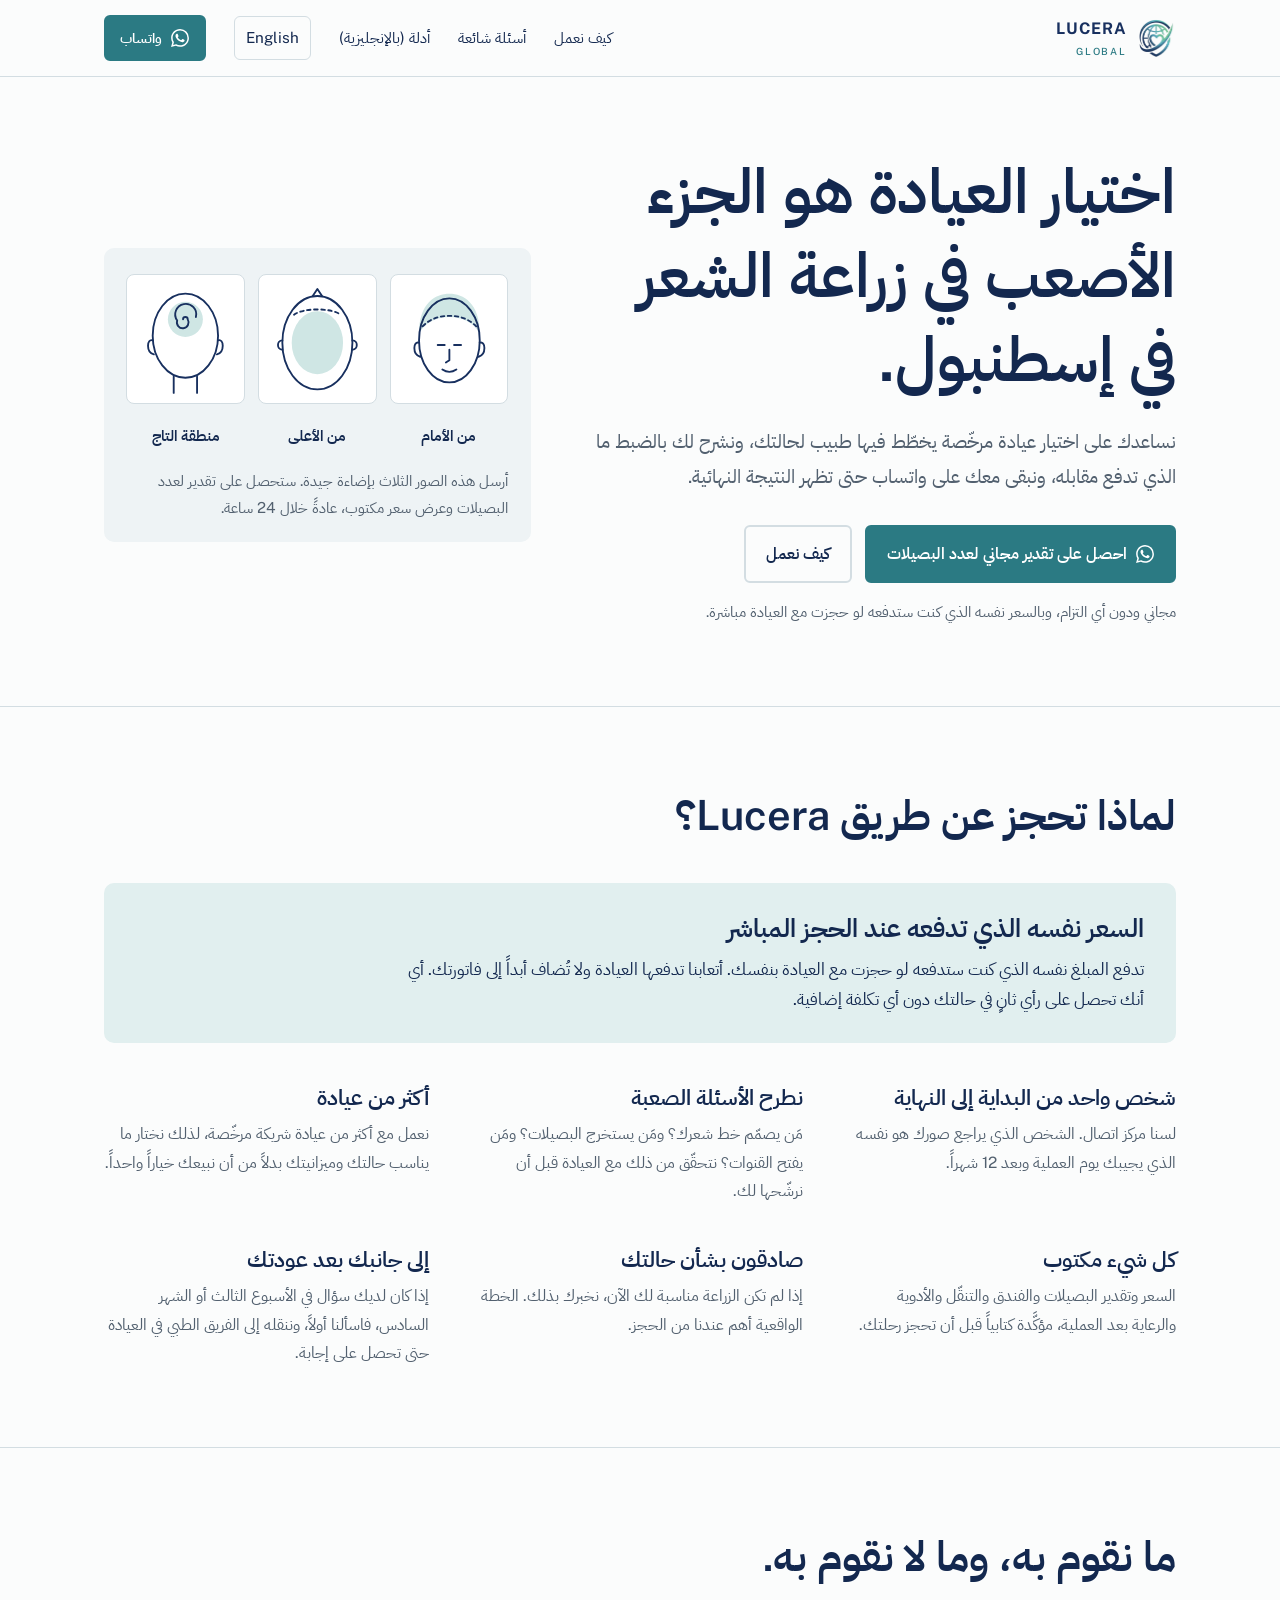
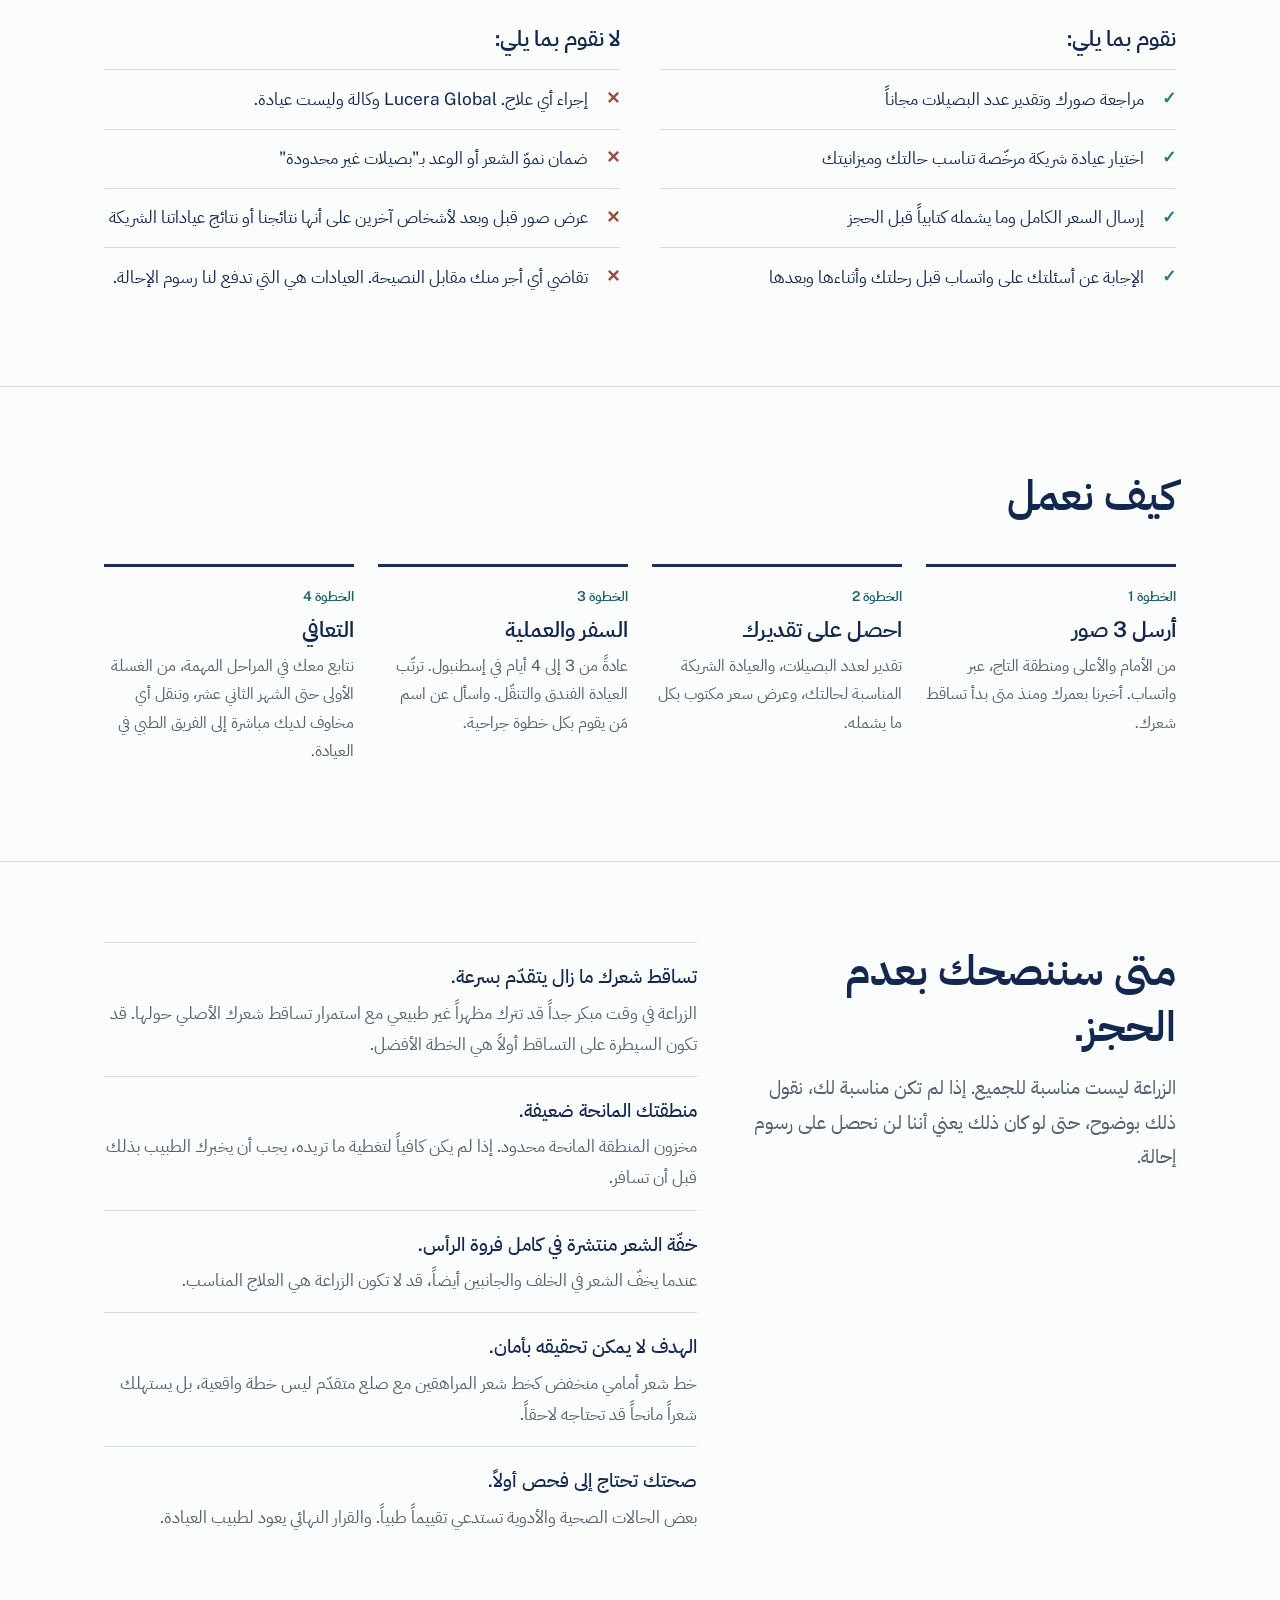
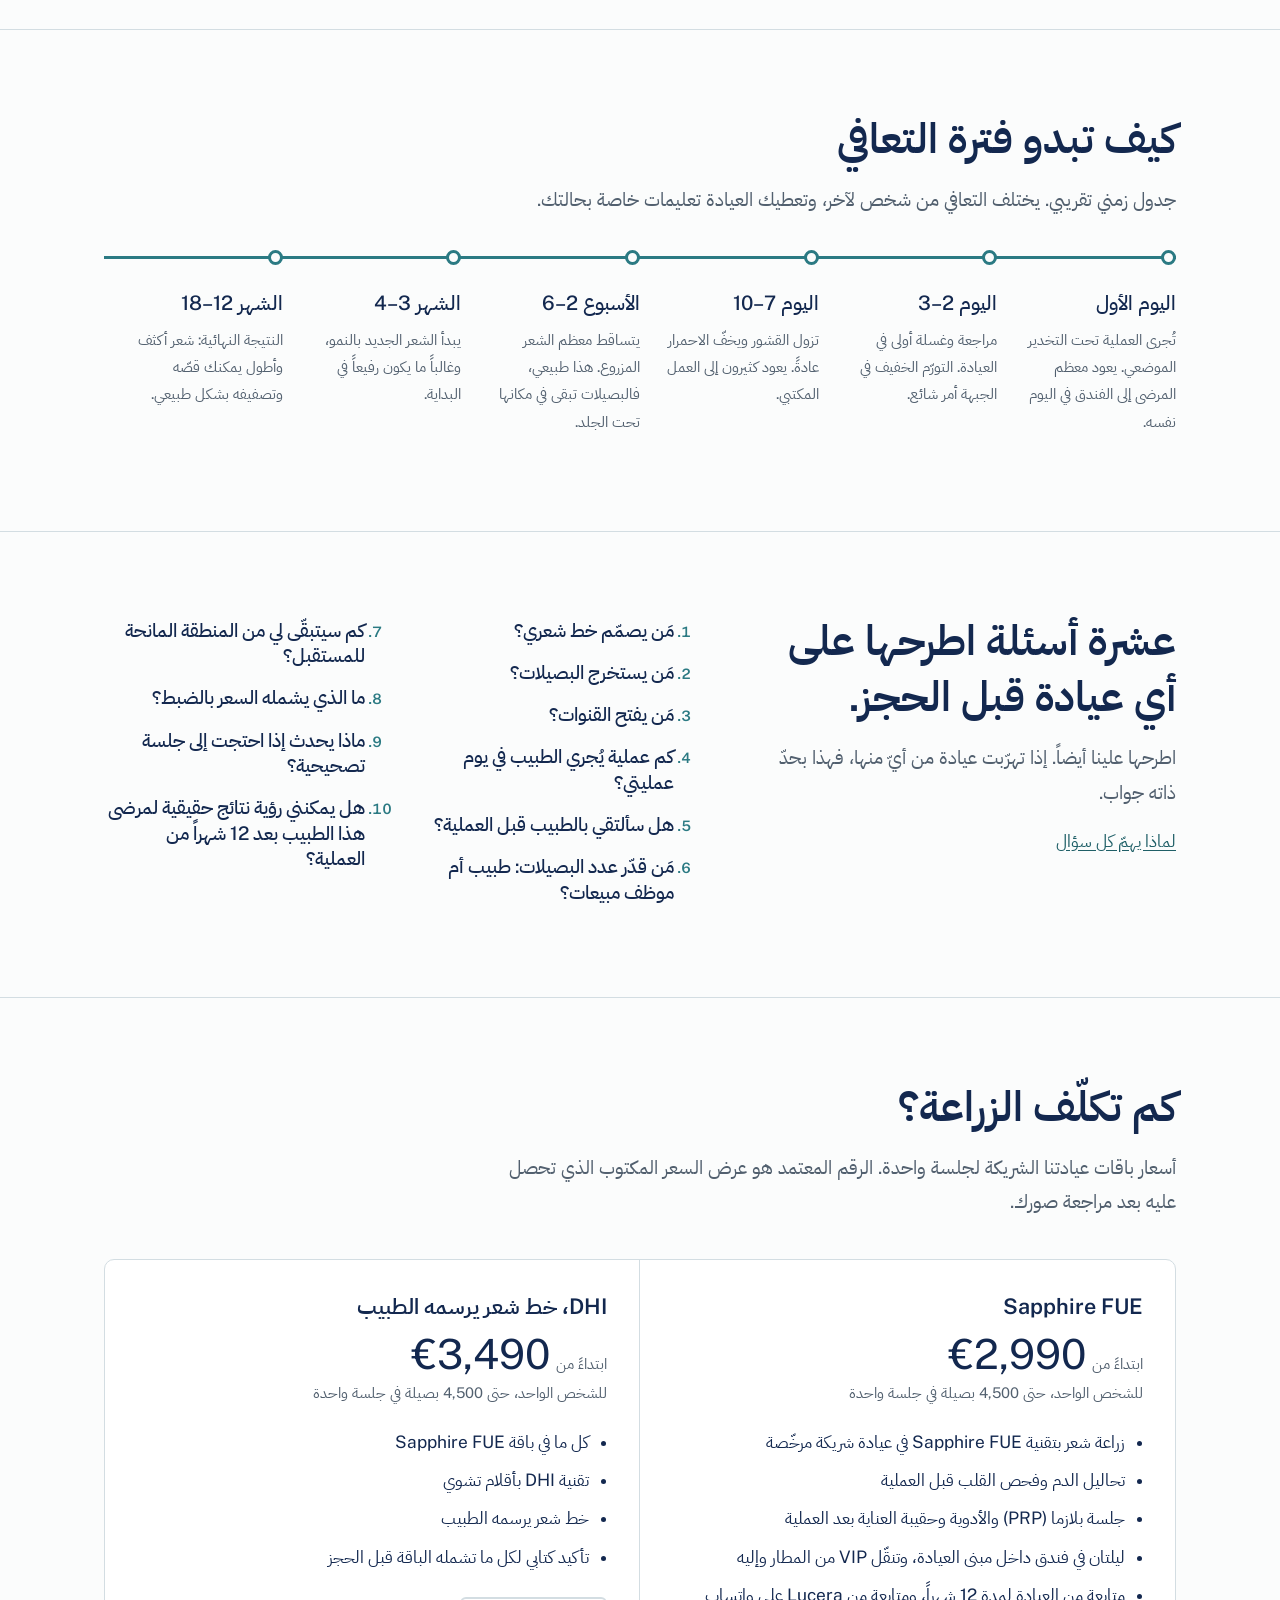
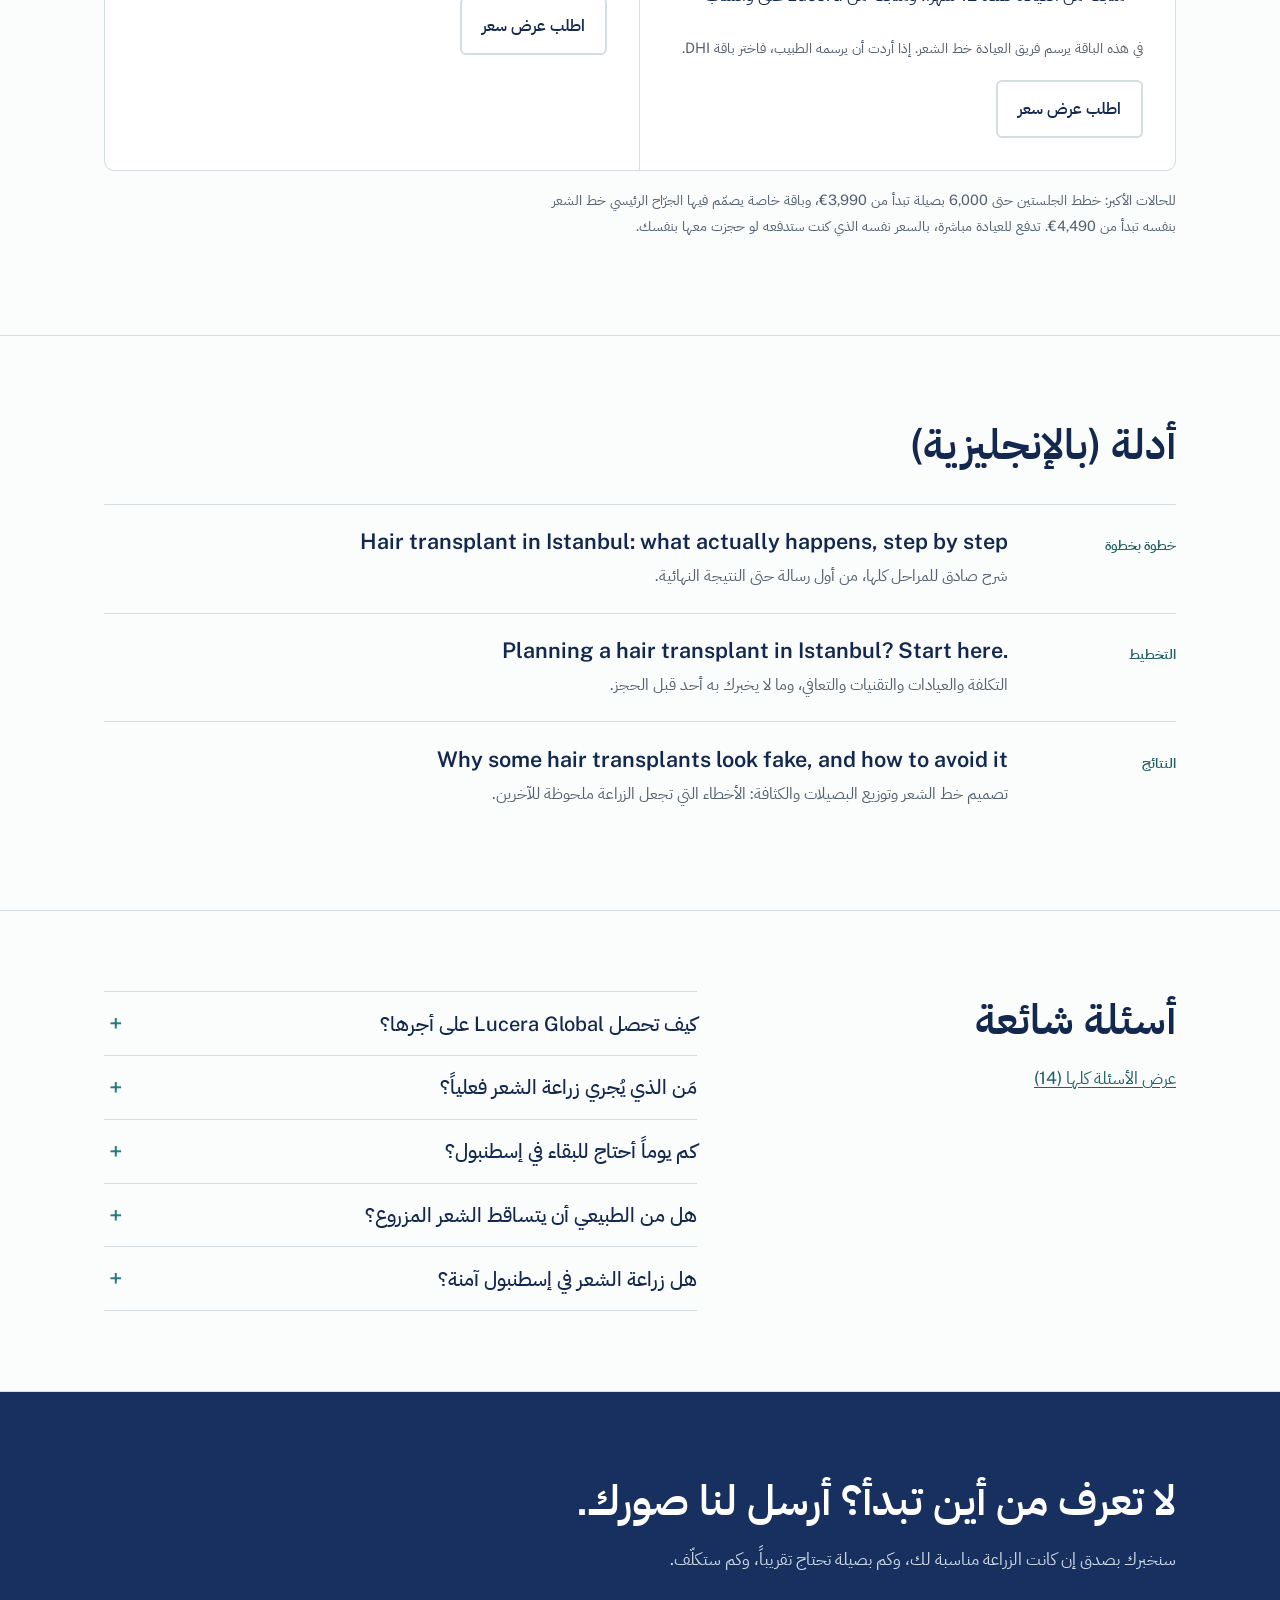
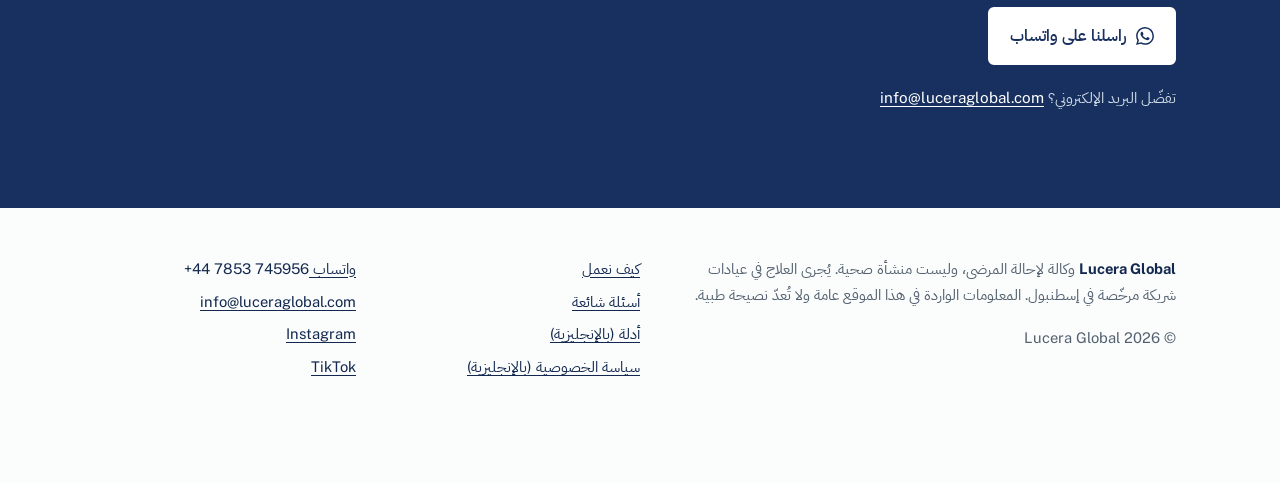
<file: ar/index.html>
<!DOCTYPE html>
<html lang="ar" dir="rtl">
<head>
<meta charset="UTF-8">
<meta name="viewport" content="width=device-width, initial-scale=1">
<title>Lucera Global | اختر عيادة زراعة الشعر المناسبة في إسطنبول</title>
<meta name="description" content="تساعد Lucera Global المرضى الدوليين على اختيار عيادة زراعة شعر مرخّصة يقودها طبيب في إسطنبول. تقدير مجاني لعدد البصيلات من 3 صور، وعروض أسعار مكتوبة، وإجابات صادقة.">
<link rel="canonical" href="https://www.luceraglobal.com/ar/">
<link rel="alternate" hreflang="en" href="https://www.luceraglobal.com/">
<link rel="alternate" hreflang="ar" href="https://www.luceraglobal.com/ar/">
<link rel="alternate" hreflang="x-default" href="https://www.luceraglobal.com/">
<meta property="og:title" content="Lucera Global | اختر عيادة زراعة الشعر المناسبة في إسطنبول">
<meta property="og:description" content="تساعد Lucera Global المرضى الدوليين على اختيار عيادة زراعة شعر مرخّصة يقودها طبيب في إسطنبول. تقدير مجاني لعدد البصيلات من 3 صور، وعروض أسعار مكتوبة، وإجابات صادقة.">
<meta property="og:url" content="https://www.luceraglobal.com/ar/">
<meta property="og:type" content="website">
<meta property="og:locale" content="ar_AR">
<meta property="og:image" content="https://www.luceraglobal.com/images/logo.png">
<meta name="theme-color" content="#18305f">
<link rel="icon" href="/favicon.ico" sizes="48x48">
<link rel="icon" href="/favicon-96.png" type="image/png" sizes="96x96">
<link rel="icon" href="/icon-192.png" type="image/png" sizes="192x192">
<link rel="apple-touch-icon" href="/apple-touch-icon.png">
<link rel="preload" href="/fonts/ibm-plex-sans-arabic-arabic-400-normal.woff2" as="font" type="font/woff2" crossorigin>
<link rel="stylesheet" href="/assets/site.css">
<script type="application/ld+json">{"@context": "https://schema.org", "@type": "Organization", "name": "Lucera Global", "url": "https://www.luceraglobal.com/", "logo": "https://www.luceraglobal.com/images/logo.png", "description": "Patient-referral agency that helps international patients choose a licensed hair transplant clinic in Istanbul. Not a health facility.", "email": "info@luceraglobal.com", "telephone": "+44 7853 745956", "areaServed": "Worldwide", "sameAs": ["https://instagram.com/luceraglobal", "https://tiktok.com/@luceraglobal"], "contactPoint": {"@type": "ContactPoint", "telephone": "+44 7853 745956", "contactType": "customer service", "availableLanguage": ["English", "Turkish"]}}</script>
</head>
<body>
<a class="skip" href="#main">انتقل إلى المحتوى</a>
<header class="site-head">
  <div class="wrap">
    <a class="brand" href="/ar/" aria-label="الصفحة الرئيسية لـ Lucera Global"><img src="/images/mark.png" alt="" width="38" height="40"><span>LUCERA<small>GLOBAL</small></span></a>
    <nav class="site-nav" aria-label="Main">
      <a class="navlink" href="/ar/#how-it-works">كيف نعمل</a>
      <a class="navlink" href="/ar/faq">أسئلة شائعة</a>
      <a class="navlink" href="/blog">أدلة (بالإنجليزية)</a>
      <a class="lang" href="/" lang="en" hreflang="en">English</a>
      <a class="btn small" href="https://wa.me/447853745956" target="_blank" rel="noopener"><svg viewBox="0 0 24 24" aria-hidden="true"><path d="M17.472 14.382c-.297-.149-1.758-.867-2.03-.967-.273-.099-.471-.148-.67.15-.197.297-.767.966-.94 1.164-.173.199-.347.223-.644.075-.297-.15-1.255-.463-2.39-1.475-.883-.788-1.48-1.761-1.653-2.059-.173-.297-.018-.458.13-.606.134-.133.298-.347.446-.52.149-.174.198-.298.298-.497.099-.198.05-.371-.025-.52-.075-.149-.669-1.612-.916-2.207-.242-.579-.487-.5-.669-.51-.173-.008-.371-.01-.57-.01-.198 0-.52.074-.792.372-.272.297-1.04 1.016-1.04 2.479 0 1.462 1.065 2.875 1.213 3.074.149.198 2.096 3.2 5.077 4.487.709.306 1.262.489 1.694.625.712.227 1.36.195 1.871.118.571-.085 1.758-.719 2.006-1.413.248-.694.248-1.289.173-1.413-.074-.124-.272-.198-.57-.347m-5.421 7.403h-.004a9.87 9.87 0 01-5.031-1.378l-.361-.214-3.741.982.998-3.648-.235-.374a9.86 9.86 0 01-1.51-5.26c.001-5.45 4.436-9.884 9.888-9.884 2.64 0 5.122 1.03 6.988 2.898a9.825 9.825 0 012.893 6.994c-.003 5.45-4.437 9.884-9.885 9.884m8.413-18.297A11.815 11.815 0 0012.05 0C5.495 0 .16 5.335.157 11.892c0 2.096.547 4.142 1.588 5.945L.057 24l6.305-1.654a11.882 11.882 0 005.683 1.448h.005c6.554 0 11.89-5.335 11.893-11.893a11.821 11.821 0 00-3.48-8.413z"/></svg>واتساب</a>
    </nav>
  </div>
</header>

<main id="main">
<section class="hero">
  <div class="wrap">
    <div>
      <h1>اختيار العيادة هو الجزء الأصعب في زراعة الشعر في إسطنبول.</h1>
      <p class="lead">نساعدك على اختيار عيادة مرخّصة يخطّط فيها طبيب لحالتك، ونشرح لك بالضبط ما الذي تدفع مقابله، ونبقى معك على واتساب حتى تظهر النتيجة النهائية.</p>
      <div class="hero-actions">
        <a class="btn" href="https://wa.me/447853745956" target="_blank" rel="noopener"><svg viewBox="0 0 24 24" aria-hidden="true"><path d="M17.472 14.382c-.297-.149-1.758-.867-2.03-.967-.273-.099-.471-.148-.67.15-.197.297-.767.966-.94 1.164-.173.199-.347.223-.644.075-.297-.15-1.255-.463-2.39-1.475-.883-.788-1.48-1.761-1.653-2.059-.173-.297-.018-.458.13-.606.134-.133.298-.347.446-.52.149-.174.198-.298.298-.497.099-.198.05-.371-.025-.52-.075-.149-.669-1.612-.916-2.207-.242-.579-.487-.5-.669-.51-.173-.008-.371-.01-.57-.01-.198 0-.52.074-.792.372-.272.297-1.04 1.016-1.04 2.479 0 1.462 1.065 2.875 1.213 3.074.149.198 2.096 3.2 5.077 4.487.709.306 1.262.489 1.694.625.712.227 1.36.195 1.871.118.571-.085 1.758-.719 2.006-1.413.248-.694.248-1.289.173-1.413-.074-.124-.272-.198-.57-.347m-5.421 7.403h-.004a9.87 9.87 0 01-5.031-1.378l-.361-.214-3.741.982.998-3.648-.235-.374a9.86 9.86 0 01-1.51-5.26c.001-5.45 4.436-9.884 9.888-9.884 2.64 0 5.122 1.03 6.988 2.898a9.825 9.825 0 012.893 6.994c-.003 5.45-4.437 9.884-9.885 9.884m8.413-18.297A11.815 11.815 0 0012.05 0C5.495 0 .16 5.335.157 11.892c0 2.096.547 4.142 1.588 5.945L.057 24l6.305-1.654a11.882 11.882 0 005.683 1.448h.005c6.554 0 11.89-5.335 11.893-11.893a11.821 11.821 0 00-3.48-8.413z"/></svg>احصل على تقدير مجاني لعدد البصيلات</a>
        <a class="btn ghost" href="#how-it-works">كيف نعمل</a>
      </div>
      <p class="hero-note">مجاني ودون أي التزام، وبالسعر نفسه الذي كنت ستدفعه لو حجزت مع العيادة مباشرة.</p>
    </div>
    <div class="photos">
      <div class="photos-row">
        <figure><svg viewBox="0 0 100 110" role="img" aria-label="الرأس من الأمام">
<path fill="#cfe6e4" d="M24 50 C24 24 38 16 50 16 C62 16 76 24 76 50 C70 40 60 36 50 36 C40 36 30 40 24 50Z"/>
<ellipse fill="none" stroke="#18305f" stroke-width="1.6" stroke-linecap="round" stroke-linejoin="round" cx="50" cy="56" rx="26" ry="36"/>
<path fill="none" stroke="#18305f" stroke-width="1.6" stroke-linecap="round" stroke-linejoin="round" d="M24 58 c-5 -2 -6 10 1 12 M76 58 c5 -2 6 10 -1 12"/>
<path fill="none" stroke="#18305f" stroke-width="1.6" stroke-linecap="round" stroke-linejoin="round" stroke-dasharray="3 3" d="M27 44 C34 37 42 35 50 35 C58 35 66 37 73 44"/>
<path fill="none" stroke="#18305f" stroke-width="1.6" stroke-linecap="round" stroke-linejoin="round" d="M40 60 h6 M54 60 h6 M50 64 v9 l-3 2 M44 81 q6 4 12 0"/>
</svg><figcaption>من الأمام</figcaption></figure>
        <figure><svg viewBox="0 0 100 110" role="img" aria-label="الرأس من الأعلى">
<ellipse fill="#cfe6e4" cx="50" cy="58" rx="22" ry="27"/>
<ellipse fill="none" stroke="#18305f" stroke-width="1.6" stroke-linecap="round" stroke-linejoin="round" cx="50" cy="58" rx="30" ry="40"/>
<path fill="none" stroke="#18305f" stroke-width="1.6" stroke-linecap="round" stroke-linejoin="round" d="M46 18 l4 -6 l4 6 M20 56 c-5 0 -5 8 0 8 M80 56 c5 0 5 8 0 8"/>
<path fill="none" stroke="#18305f" stroke-width="1.6" stroke-linecap="round" stroke-linejoin="round" stroke-dasharray="3 3" d="M30 34 C38 28 62 28 70 34"/>
</svg><figcaption>من الأعلى</figcaption></figure>
        <figure><svg viewBox="0 0 100 110" role="img" aria-label="الرأس من الخلف مع منطقة التاج">
<circle fill="#cfe6e4" cx="50" cy="38" r="15"/>
<ellipse fill="none" stroke="#18305f" stroke-width="1.6" stroke-linecap="round" stroke-linejoin="round" cx="50" cy="52" rx="28" ry="36"/>
<path fill="none" stroke="#18305f" stroke-width="1.6" stroke-linecap="round" stroke-linejoin="round" d="M22 56 c-5 -2 -6 10 1 12 M78 56 c5 -2 6 10 -1 12 M40 87 v14 M60 87 v14"/>
<path fill="none" stroke="#18305f" stroke-width="1.6" stroke-linecap="round" stroke-linejoin="round" d="M50 38 m-2 0 a2 2 0 1 1 4 0 a5 5 0 1 1 -9 1 a9 9 0 1 1 16 -3"/>
</svg><figcaption>منطقة التاج</figcaption></figure>
      </div>
      <p>أرسل هذه الصور الثلاث بإضاءة جيدة. ستحصل على تقدير لعدد البصيلات وعرض سعر مكتوب، عادةً خلال 24 ساعة.</p>
    </div>
  </div>
</section>

<section id="why-lucera">
  <div class="wrap">
    <h2 class="measure">لماذا تحجز عن طريق Lucera؟</h2>
    <div class="reasons">
      <div class="key">
        <h3>السعر نفسه الذي تدفعه عند الحجز المباشر</h3>
        <p>تدفع المبلغ نفسه الذي كنت ستدفعه لو حجزت مع العيادة بنفسك. أتعابنا تدفعها العيادة ولا تُضاف أبداً إلى فاتورتك. أي أنك تحصل على رأي ثانٍ في حالتك دون أي تكلفة إضافية.</p>
      </div>
      <div><h3>شخص واحد من البداية إلى النهاية</h3><p>لسنا مركز اتصال. الشخص الذي يراجع صورك هو نفسه الذي يجيبك يوم العملية وبعد 12 شهراً.</p></div>
      <div><h3>نطرح الأسئلة الصعبة</h3><p>مَن يصمّم خط شعرك؟ ومَن يستخرج البصيلات؟ ومَن يفتح القنوات؟ نتحقّق من ذلك مع العيادة قبل أن نرشّحها لك.</p></div>
      <div><h3>أكثر من عيادة</h3><p>نعمل مع أكثر من عيادة شريكة مرخّصة، لذلك نختار ما يناسب حالتك وميزانيتك بدلاً من أن نبيعك خياراً واحداً.</p></div>
      <div><h3>كل شيء مكتوب</h3><p>السعر وتقدير البصيلات والفندق والتنقّل والأدوية والرعاية بعد العملية، مؤكَّدة كتابياً قبل أن تحجز رحلتك.</p></div>
      <div><h3>صادقون بشأن حالتك</h3><p>إذا لم تكن الزراعة مناسبة لك الآن، نخبرك بذلك. الخطة الواقعية أهم عندنا من الحجز.</p></div>
      <div><h3>إلى جانبك بعد عودتك</h3><p>إذا كان لديك سؤال في الأسبوع الثالث أو الشهر السادس، فاسألنا أولاً، وننقله إلى الفريق الطبي في العيادة حتى تحصل على إجابة.</p></div>
    </div>
  </div>
</section>

<section id="what-we-do">
  <div class="wrap">
    <h2 class="measure">ما نقوم به، وما لا نقوم به.</h2>
    <div class="ledger">
      <div class="yes">
        <h3>نقوم بما يلي:</h3>
        <ul>
          <li>مراجعة صورك وتقدير عدد البصيلات مجاناً</li>
          <li>اختيار عيادة شريكة مرخّصة تناسب حالتك وميزانيتك</li>
          <li>إرسال السعر الكامل وما يشمله كتابياً قبل الحجز</li>
          <li>الإجابة عن أسئلتك على واتساب قبل رحلتك وأثناءها وبعدها</li>
        </ul>
      </div>
      <div class="no">
        <h3>لا نقوم بما يلي:</h3>
        <ul>
          <li>إجراء أي علاج. Lucera Global وكالة وليست عيادة.</li>
          <li>ضمان نموّ الشعر أو الوعد بـ"بصيلات غير محدودة"</li>
          <li>عرض صور قبل وبعد لأشخاص آخرين على أنها نتائجنا أو نتائج عياداتنا الشريكة</li>
          <li>تقاضي أي أجر منك مقابل النصيحة. العيادات هي التي تدفع لنا رسوم الإحالة.</li>
        </ul>
      </div>
    </div>
  </div>
</section>

<section id="how-it-works">
  <div class="wrap">
    <h2 class="measure">كيف نعمل</h2>
    <ol class="steps ar-steps">
      <li><h3>أرسل 3 صور</h3><p>من الأمام والأعلى ومنطقة التاج، عبر واتساب. أخبرنا بعمرك ومنذ متى بدأ تساقط شعرك.</p></li>
      <li><h3>احصل على تقديرك</h3><p>تقدير لعدد البصيلات، والعيادة الشريكة المناسبة لحالتك، وعرض سعر مكتوب بكل ما يشمله.</p></li>
      <li><h3>السفر والعملية</h3><p>عادةً من 3 إلى 4 أيام في إسطنبول. ترتّب العيادة الفندق والتنقّل. واسأل عن اسم مَن يقوم بكل خطوة جراحية.</p></li>
      <li><h3>التعافي</h3><p>نتابع معك في المراحل المهمة، من الغسلة الأولى حتى الشهر الثاني عشر، وننقل أي مخاوف لديك مباشرة إلى الفريق الطبي في العيادة.</p></li>
    </ol>
  </div>
</section>

<section id="candidacy">
  <div class="wrap split">
    <div>
      <h2>متى سننصحك بعدم الحجز.</h2>
      <p class="lead" style="margin-top:1rem">الزراعة ليست مناسبة للجميع. إذا لم تكن مناسبة لك، نقول ذلك بوضوح، حتى لو كان ذلك يعني أننا لن نحصل على رسوم إحالة.</p>
    </div>
    <ul class="plain-list">
      <li><strong>تساقط شعرك ما زال يتقدّم بسرعة.</strong> الزراعة في وقت مبكر جداً قد تترك مظهراً غير طبيعي مع استمرار تساقط شعرك الأصلي حولها. قد تكون السيطرة على التساقط أولاً هي الخطة الأفضل.</li>
      <li><strong>منطقتك المانحة ضعيفة.</strong> مخزون المنطقة المانحة محدود. إذا لم يكن كافياً لتغطية ما تريده، يجب أن يخبرك الطبيب بذلك قبل أن تسافر.</li>
      <li><strong>خفّة الشعر منتشرة في كامل فروة الرأس.</strong> عندما يخفّ الشعر في الخلف والجانبين أيضاً، قد لا تكون الزراعة هي العلاج المناسب.</li>
      <li><strong>الهدف لا يمكن تحقيقه بأمان.</strong> خط شعر أمامي منخفض كخط شعر المراهقين مع صلع متقدّم ليس خطة واقعية، بل يستهلك شعراً مانحاً قد تحتاجه لاحقاً.</li>
      <li><strong>صحتك تحتاج إلى فحص أولاً.</strong> بعض الحالات الصحية والأدوية تستدعي تقييماً طبياً. والقرار النهائي يعود لطبيب العيادة.</li>
    </ul>
  </div>
</section>

<section id="recovery">
  <div class="wrap">
    <h2 class="measure">كيف تبدو فترة التعافي</h2>
    <p class="lead" style="margin-top:1rem">جدول زمني تقريبي. يختلف التعافي من شخص لآخر، وتعطيك العيادة تعليمات خاصة بحالتك.</p>
    <ol class="timeline">
      <li><span>اليوم الأول</span><p>تُجرى العملية تحت التخدير الموضعي. يعود معظم المرضى إلى الفندق في اليوم نفسه.</p></li>
      <li><span>اليوم 2–3</span><p>مراجعة وغسلة أولى في العيادة. التورّم الخفيف في الجبهة أمر شائع.</p></li>
      <li><span>اليوم 7–10</span><p>تزول القشور ويخفّ الاحمرار عادةً. يعود كثيرون إلى العمل المكتبي.</p></li>
      <li><span>الأسبوع 2–6</span><p>يتساقط معظم الشعر المزروع. هذا طبيعي، فالبصيلات تبقى في مكانها تحت الجلد.</p></li>
      <li><span>الشهر 3–4</span><p>يبدأ الشعر الجديد بالنمو، وغالباً ما يكون رفيعاً في البداية.</p></li>
      <li><span>الشهر 12–18</span><p>النتيجة النهائية: شعر أكثف وأطول يمكنك قصّه وتصفيفه بشكل طبيعي.</p></li>
    </ol>
  </div>
</section>

<section id="questions">
  <div class="wrap split">
    <div>
      <h2>عشرة أسئلة اطرحها على أي عيادة قبل الحجز.</h2>
      <p class="lead" style="margin-top:1rem">اطرحها علينا أيضاً. إذا تهرّبت عيادة من أيّ منها، فهذا بحدّ ذاته جواب.</p>
      <p><a href="/ar/faq#q14">لماذا يهمّ كل سؤال</a></p>
    </div>
    <ol class="qlist"><li>مَن يصمّم خط شعري؟</li><li>مَن يستخرج البصيلات؟</li><li>مَن يفتح القنوات؟</li><li>كم عملية يُجري الطبيب في يوم عمليتي؟</li><li>هل سألتقي بالطبيب قبل العملية؟</li><li>مَن قدّر عدد البصيلات: طبيب أم موظف مبيعات؟</li><li>كم سيتبقّى لي من المنطقة المانحة للمستقبل؟</li><li>ما الذي يشمله السعر بالضبط؟</li><li>ماذا يحدث إذا احتجت إلى جلسة تصحيحية؟</li><li>هل يمكنني رؤية نتائج حقيقية لمرضى هذا الطبيب بعد 12 شهراً من العملية؟</li></ol>
  </div>
</section>

<section id="price">
  <div class="wrap">
    <h2 class="measure">كم تكلّف الزراعة؟</h2>
    <p class="lead" style="margin-top:1rem">أسعار باقات عيادتنا الشريكة لجلسة واحدة. الرقم المعتمد هو عرض السعر المكتوب الذي تحصل عليه بعد مراجعة صورك.</p>
    <div class="prices">
      <div class="price">
        <h3>Sapphire FUE</h3>
        <div class="amount"><small>ابتداءً من</small><span dir="ltr">€2,990</span></div>
        <div class="terms">للشخص الواحد، حتى 4,500 بصيلة في جلسة واحدة</div>
        <ul>
          <li>زراعة شعر بتقنية Sapphire FUE في عيادة شريكة مرخّصة</li>
          <li>تحاليل الدم وفحص القلب قبل العملية</li>
          <li>جلسة بلازما (PRP) والأدوية وحقيبة العناية بعد العملية</li>
          <li>ليلتان في فندق داخل مبنى العيادة، وتنقّل VIP من المطار وإليه</li>
          <li>متابعة من العيادة لمدة 12 شهراً، ومتابعة من Lucera على واتساب</li>
        </ul>
        <p class="fine" style="margin:0 0 1.2rem">في هذه الباقة يرسم فريق العيادة خط الشعر. إذا أردت أن يرسمه الطبيب، فاختر باقة DHI.</p>
        <a class="btn ghost" href="https://wa.me/447853745956" target="_blank" rel="noopener">اطلب عرض سعر</a>
      </div>
      <div class="price">
        <h3>DHI، خط شعر يرسمه الطبيب</h3>
        <div class="amount"><small>ابتداءً من</small><span dir="ltr">€3,490</span></div>
        <div class="terms">للشخص الواحد، حتى 4,500 بصيلة في جلسة واحدة</div>
        <ul>
          <li>كل ما في باقة Sapphire FUE</li>
          <li>تقنية DHI بأقلام تشوي</li>
          <li>خط شعر يرسمه الطبيب</li>
          <li>تأكيد كتابي لكل ما تشمله الباقة قبل الحجز</li>
        </ul>
        <a class="btn ghost" href="https://wa.me/447853745956" target="_blank" rel="noopener">اطلب عرض سعر</a>
      </div>
    </div>
    <p class="fine">للحالات الأكبر: خطط الجلستين حتى 6,000 بصيلة تبدأ من <span dir="ltr">€3,990</span>، وباقة خاصة يصمّم فيها الجرّاح الرئيسي خط الشعر بنفسه تبدأ من <span dir="ltr">€4,490</span>. تدفع للعيادة مباشرة، بالسعر نفسه الذي كنت ستدفعه لو حجزت معها بنفسك.</p>
  </div>
</section>

<section id="guides">
  <div class="wrap">
    <h2 class="measure">أدلة (بالإنجليزية)</h2>
    <ul class="articles"><li><a href="/blog/hair-transplant-in-istanbul-what-actually-happens-step-by-step" hreflang="en"><span class="kind">خطوة بخطوة</span><span><h3 lang="en" dir="ltr" style="text-align:right">Hair transplant in Istanbul: what actually happens, step by step</h3><p>شرح صادق للمراحل كلها، من أول رسالة حتى النتيجة النهائية.</p></span></a></li><li><a href="/blog/planning-a-hair-transplant-in-istanbul-start-here" hreflang="en"><span class="kind">التخطيط</span><span><h3 lang="en" dir="ltr" style="text-align:right">Planning a hair transplant in Istanbul? Start here.</h3><p>التكلفة والعيادات والتقنيات والتعافي، وما لا يخبرك به أحد قبل الحجز.</p></span></a></li><li><a href="/blog/why-some-hair-transplants-look-fake-and-how-to-avoid-it" hreflang="en"><span class="kind">النتائج</span><span><h3 lang="en" dir="ltr" style="text-align:right">Why some hair transplants look fake, and how to avoid it</h3><p>تصميم خط الشعر وتوزيع البصيلات والكثافة: الأخطاء التي تجعل الزراعة ملحوظة للآخرين.</p></span></a></li></ul>
  </div>
</section>

<section id="faq">
  <div class="wrap split">
    <div>
      <h2>أسئلة شائعة</h2>
      <p style="margin-top:1rem"><a href="/ar/faq">عرض الأسئلة كلها (14)</a></p>
    </div>
    <div class="faq-list"><details id="q2"><summary>كيف تحصل Lucera Global على أجرها؟</summary><p>تدفع لنا العيادات الشريكة رسوم إحالة عندما يُجري المريض الذي أحلناه إليها العلاج. وتدفع أنت السعر نفسه الذي كنت ستدفعه لو حجزت مع العيادة مباشرة، فأتعابنا لا تُضاف أبداً إلى فاتورتك. نرسل لك السعر الكامل وما يشمله كتابياً قبل الحجز، ولا تدفع لنا شيئاً مقابل الاستشارة أو تقدير البصيلات.</p></details><details id="q6"><summary>مَن الذي يُجري زراعة الشعر فعلياً؟</summary><p>تَعُدّ الجمعية الدولية لجراحة استعادة الشعر (ISHRS) ثلاث خطوات عملاً جراحياً يجب أن يُجريه طبيب مرخّص: تصميم خط الشعر، واستخراج البصيلات، وفتح القنوات في منطقة الزراعة. وفي تركيا، لا تسمح لائحة وحدات زراعة الشعر (المعدّلة في سبتمبر/أيلول 2025) بفتح القنوات إلا للأطباء المعتمدين، بينما يجوز للكوادر الصحية المعتمدة استخراج البصيلات وزرعها تحت إشراف الطبيب. قبل أن تحجز في أي عيادة، اسأل عن اسم مَن سيقوم بكل خطوة.</p></details><details id="q10"><summary>كم يوماً أحتاج للبقاء في إسطنبول؟</summary><p>عادةً من 3 إلى 4 أيام: الوصول والاستشارة، ثم يوم العملية، ثم مراجعة مع الغسلة الأولى قبل عودتك. وتؤكّد العيادة الجدول الدقيق لحالتك.</p></details><details id="q12"><summary>هل من الطبيعي أن يتساقط الشعر المزروع؟</summary><p>نعم. يتساقط معظم الشعر المزروع خلال الأسابيع الأولى، بينما تبقى البصيلات في مكانها. يبدأ الشعر الجديد بالنمو عادةً في الشهر الثالث أو الرابع، وتظهر النتيجة النهائية عادةً بعد 12 إلى 18 شهراً.</p></details><details id="q13"><summary>هل زراعة الشعر في إسطنبول آمنة؟</summary><p>في إسطنبول عيادات كثيرة مرخّصة وذات خبرة، لكن زراعة الشعر، مثل أي جراحة، تنطوي على مخاطر، وتتفاوت الجودة بين العيادات. اختر عيادة مرخّصة يخطّط فيها طبيب لحالتك ويقوم بالخطوات الجراحية، واطّلع على نتائج حقيقية لمرضى الطبيب نفسه، واحصل على كل ما يشمله العرض كتابياً. لا يمكن لأي عيادة صادقة أن تضمن نموّ الشعر بنسبة 100%.</p></details></div>
  </div>
</section>

<section class="closing">
  <div class="wrap">
    <h2>لا تعرف من أين تبدأ؟ أرسل لنا صورك.</h2>
    <p>سنخبرك بصدق إن كانت الزراعة مناسبة لك، وكم بصيلة تحتاج تقريباً، وكم ستكلّف.</p>
    <a class="btn" href="https://wa.me/447853745956" target="_blank" rel="noopener"><svg viewBox="0 0 24 24" aria-hidden="true"><path d="M17.472 14.382c-.297-.149-1.758-.867-2.03-.967-.273-.099-.471-.148-.67.15-.197.297-.767.966-.94 1.164-.173.199-.347.223-.644.075-.297-.15-1.255-.463-2.39-1.475-.883-.788-1.48-1.761-1.653-2.059-.173-.297-.018-.458.13-.606.134-.133.298-.347.446-.52.149-.174.198-.298.298-.497.099-.198.05-.371-.025-.52-.075-.149-.669-1.612-.916-2.207-.242-.579-.487-.5-.669-.51-.173-.008-.371-.01-.57-.01-.198 0-.52.074-.792.372-.272.297-1.04 1.016-1.04 2.479 0 1.462 1.065 2.875 1.213 3.074.149.198 2.096 3.2 5.077 4.487.709.306 1.262.489 1.694.625.712.227 1.36.195 1.871.118.571-.085 1.758-.719 2.006-1.413.248-.694.248-1.289.173-1.413-.074-.124-.272-.198-.57-.347m-5.421 7.403h-.004a9.87 9.87 0 01-5.031-1.378l-.361-.214-3.741.982.998-3.648-.235-.374a9.86 9.86 0 01-1.51-5.26c.001-5.45 4.436-9.884 9.888-9.884 2.64 0 5.122 1.03 6.988 2.898a9.825 9.825 0 012.893 6.994c-.003 5.45-4.437 9.884-9.885 9.884m8.413-18.297A11.815 11.815 0 0012.05 0C5.495 0 .16 5.335.157 11.892c0 2.096.547 4.142 1.588 5.945L.057 24l6.305-1.654a11.882 11.882 0 005.683 1.448h.005c6.554 0 11.89-5.335 11.893-11.893a11.821 11.821 0 00-3.48-8.413z"/></svg>راسلنا على واتساب</a>
    <p style="margin-top:1.2rem;font-size:.95rem">تفضّل البريد الإلكتروني؟ <a href="mailto:info@luceraglobal.com">info@luceraglobal.com</a></p>
  </div>
</section>
</main>
<footer class="site-foot">
  <div class="wrap">
    <div>
      <p><strong>Lucera Global</strong> وكالة لإحالة المرضى، وليست منشأة صحية. يُجرى العلاج في عيادات شريكة مرخّصة في إسطنبول. المعلومات الواردة في هذا الموقع عامة ولا تُعدّ نصيحة طبية.</p>
      <p>© 2026 Lucera Global</p>
    </div>
    <ul>
      <li><a href="/ar/#how-it-works">كيف نعمل</a></li>
      <li><a href="/ar/faq">أسئلة شائعة</a></li>
      <li><a href="/blog">أدلة (بالإنجليزية)</a></li>
      <li><a href="/privacy">سياسة الخصوصية (بالإنجليزية)</a></li>
    </ul>
    <ul>
      <li><a href="https://wa.me/447853745956" target="_blank" rel="noopener">واتساب <span class="phone">+44 7853 745956</span></a></li>
      <li><a href="mailto:info@luceraglobal.com">info@luceraglobal.com</a></li>
      <li><a href="https://instagram.com/luceraglobal" target="_blank" rel="noopener">Instagram</a></li>
      <li><a href="https://tiktok.com/@luceraglobal" target="_blank" rel="noopener">TikTok</a></li>
    </ul>
  </div>
</footer>
<a class="btn mobile-cta" href="https://wa.me/447853745956" target="_blank" rel="noopener"><svg viewBox="0 0 24 24" aria-hidden="true"><path d="M17.472 14.382c-.297-.149-1.758-.867-2.03-.967-.273-.099-.471-.148-.67.15-.197.297-.767.966-.94 1.164-.173.199-.347.223-.644.075-.297-.15-1.255-.463-2.39-1.475-.883-.788-1.48-1.761-1.653-2.059-.173-.297-.018-.458.13-.606.134-.133.298-.347.446-.52.149-.174.198-.298.298-.497.099-.198.05-.371-.025-.52-.075-.149-.669-1.612-.916-2.207-.242-.579-.487-.5-.669-.51-.173-.008-.371-.01-.57-.01-.198 0-.52.074-.792.372-.272.297-1.04 1.016-1.04 2.479 0 1.462 1.065 2.875 1.213 3.074.149.198 2.096 3.2 5.077 4.487.709.306 1.262.489 1.694.625.712.227 1.36.195 1.871.118.571-.085 1.758-.719 2.006-1.413.248-.694.248-1.289.173-1.413-.074-.124-.272-.198-.57-.347m-5.421 7.403h-.004a9.87 9.87 0 01-5.031-1.378l-.361-.214-3.741.982.998-3.648-.235-.374a9.86 9.86 0 01-1.51-5.26c.001-5.45 4.436-9.884 9.888-9.884 2.64 0 5.122 1.03 6.988 2.898a9.825 9.825 0 012.893 6.994c-.003 5.45-4.437 9.884-9.885 9.884m8.413-18.297A11.815 11.815 0 0012.05 0C5.495 0 .16 5.335.157 11.892c0 2.096.547 4.142 1.588 5.945L.057 24l6.305-1.654a11.882 11.882 0 005.683 1.448h.005c6.554 0 11.89-5.335 11.893-11.893a11.821 11.821 0 00-3.48-8.413z"/></svg>أرسل 3 صور لتقدير مجاني</a>
</body>
</html>
</file>
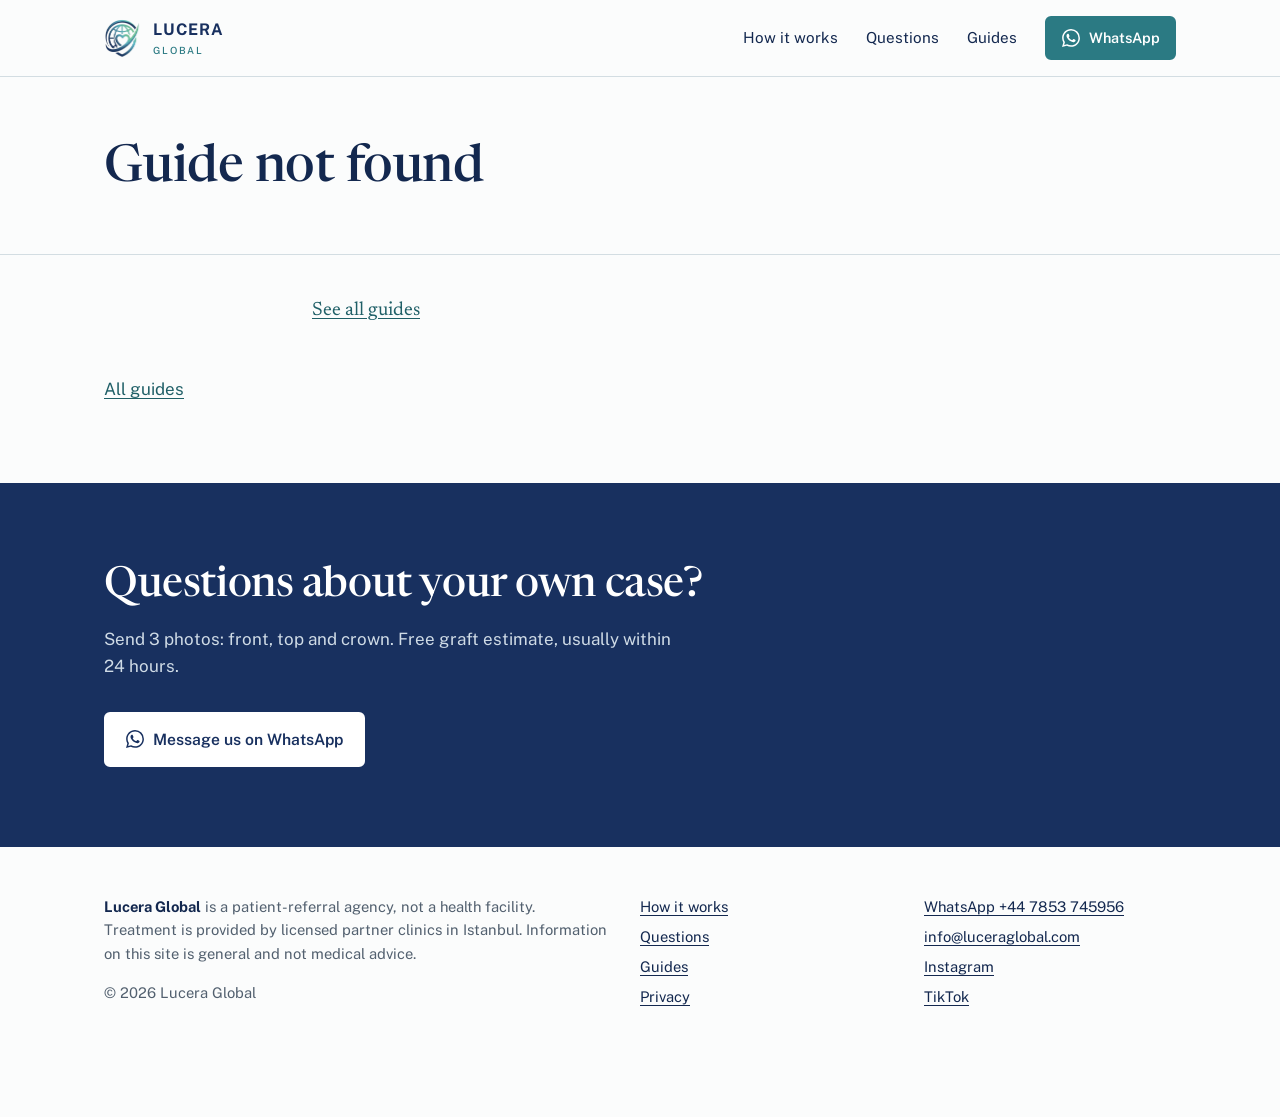
<file: blog-post.html>
<!DOCTYPE html>
<html lang="en">
<head>
<meta charset="UTF-8">
<meta name="viewport" content="width=device-width, initial-scale=1">
<title>Guide | Lucera Global</title>
<meta name="description" content="A plain-language guide to hair transplants in Istanbul from Lucera Global.">
<link rel="canonical" href="https://www.luceraglobal.com/blog">
<meta property="og:title" content="Guide | Lucera Global">
<meta property="og:description" content="A plain-language guide to hair transplants in Istanbul from Lucera Global.">
<meta property="og:url" content="https://www.luceraglobal.com/blog">
<meta property="og:type" content="website">
<meta property="og:locale" content="en_GB">
<meta property="og:image" content="https://www.luceraglobal.com/images/logo.png">
<meta name="theme-color" content="#18305f">
<link rel="icon" href="/favicon.ico" sizes="48x48">
<link rel="icon" href="/favicon-96.png" type="image/png" sizes="96x96">
<link rel="icon" href="/icon-192.png" type="image/png" sizes="192x192">
<link rel="apple-touch-icon" href="/apple-touch-icon.png">
<link rel="preload" href="/fonts/newsreader-latin-opsz-normal.woff2" as="font" type="font/woff2" crossorigin>
<link rel="stylesheet" href="/assets/site.css">
<script type="application/ld+json">{"@context": "https://schema.org", "@type": "Organization", "name": "Lucera Global", "url": "https://www.luceraglobal.com/", "logo": "https://www.luceraglobal.com/images/logo.png", "description": "Patient-referral agency that helps international patients choose a licensed hair transplant clinic in Istanbul. Not a health facility.", "email": "info@luceraglobal.com", "telephone": "+44 7853 745956", "areaServed": "Worldwide", "sameAs": ["https://instagram.com/luceraglobal", "https://tiktok.com/@luceraglobal"], "contactPoint": {"@type": "ContactPoint", "telephone": "+44 7853 745956", "contactType": "customer service", "availableLanguage": ["English", "Turkish"]}}</script>
</head>
<body>
<a class="skip" href="#main">Skip to content</a>
<header class="site-head">
  <div class="wrap">
    <a class="brand" href="/" aria-label="Lucera Global home"><img src="/images/mark.png" alt="" width="38" height="40"><span>LUCERA<small>GLOBAL</small></span></a>
    <nav class="site-nav" aria-label="Main">
      <a class="navlink" href="/#how-it-works">How it works</a>
      <a class="navlink" href="/faq">Questions</a>
      <a class="navlink" href="/blog">Guides</a>
      
      <a class="btn small" href="https://wa.me/447853745956" target="_blank" rel="noopener"><svg viewBox="0 0 24 24" aria-hidden="true"><path d="M17.472 14.382c-.297-.149-1.758-.867-2.03-.967-.273-.099-.471-.148-.67.15-.197.297-.767.966-.94 1.164-.173.199-.347.223-.644.075-.297-.15-1.255-.463-2.39-1.475-.883-.788-1.48-1.761-1.653-2.059-.173-.297-.018-.458.13-.606.134-.133.298-.347.446-.52.149-.174.198-.298.298-.497.099-.198.05-.371-.025-.52-.075-.149-.669-1.612-.916-2.207-.242-.579-.487-.5-.669-.51-.173-.008-.371-.01-.57-.01-.198 0-.52.074-.792.372-.272.297-1.04 1.016-1.04 2.479 0 1.462 1.065 2.875 1.213 3.074.149.198 2.096 3.2 5.077 4.487.709.306 1.262.489 1.694.625.712.227 1.36.195 1.871.118.571-.085 1.758-.719 2.006-1.413.248-.694.248-1.289.173-1.413-.074-.124-.272-.198-.57-.347m-5.421 7.403h-.004a9.87 9.87 0 01-5.031-1.378l-.361-.214-3.741.982.998-3.648-.235-.374a9.86 9.86 0 01-1.51-5.26c.001-5.45 4.436-9.884 9.888-9.884 2.64 0 5.122 1.03 6.988 2.898a9.825 9.825 0 012.893 6.994c-.003 5.45-4.437 9.884-9.885 9.884m8.413-18.297A11.815 11.815 0 0012.05 0C5.495 0 .16 5.335.157 11.892c0 2.096.547 4.142 1.588 5.945L.057 24l6.305-1.654a11.882 11.882 0 005.683 1.448h.005c6.554 0 11.89-5.335 11.893-11.893a11.821 11.821 0 00-3.48-8.413z"/></svg>WhatsApp</a>
    </nav>
  </div>
</header>

<main id="main">
<div class="page-head"><div class="wrap guide-head" id="guide-head"><h1>Loading guide…</h1></div></div>
<article class="wrap guide-body" id="guide-body"></article>
<div class="wrap" style="padding-bottom:4rem"><p><a href="/blog">All guides</a></p></div>
<section class="closing"><div class="wrap">
  <h2>Questions about your own case?</h2>
  <p>Send 3 photos: front, top and crown. Free graft estimate, usually within 24 hours.</p>
  <a class="btn" href="https://wa.me/447853745956" target="_blank" rel="noopener"><svg viewBox="0 0 24 24" aria-hidden="true"><path d="M17.472 14.382c-.297-.149-1.758-.867-2.03-.967-.273-.099-.471-.148-.67.15-.197.297-.767.966-.94 1.164-.173.199-.347.223-.644.075-.297-.15-1.255-.463-2.39-1.475-.883-.788-1.48-1.761-1.653-2.059-.173-.297-.018-.458.13-.606.134-.133.298-.347.446-.52.149-.174.198-.298.298-.497.099-.198.05-.371-.025-.52-.075-.149-.669-1.612-.916-2.207-.242-.579-.487-.5-.669-.51-.173-.008-.371-.01-.57-.01-.198 0-.52.074-.792.372-.272.297-1.04 1.016-1.04 2.479 0 1.462 1.065 2.875 1.213 3.074.149.198 2.096 3.2 5.077 4.487.709.306 1.262.489 1.694.625.712.227 1.36.195 1.871.118.571-.085 1.758-.719 2.006-1.413.248-.694.248-1.289.173-1.413-.074-.124-.272-.198-.57-.347m-5.421 7.403h-.004a9.87 9.87 0 01-5.031-1.378l-.361-.214-3.741.982.998-3.648-.235-.374a9.86 9.86 0 01-1.51-5.26c.001-5.45 4.436-9.884 9.888-9.884 2.64 0 5.122 1.03 6.988 2.898a9.825 9.825 0 012.893 6.994c-.003 5.45-4.437 9.884-9.885 9.884m8.413-18.297A11.815 11.815 0 0012.05 0C5.495 0 .16 5.335.157 11.892c0 2.096.547 4.142 1.588 5.945L.057 24l6.305-1.654a11.882 11.882 0 005.683 1.448h.005c6.554 0 11.89-5.335 11.893-11.893a11.821 11.821 0 00-3.48-8.413z"/></svg>Message us on WhatsApp</a>
</div></section>
</main>
<script src="/assets/purify.min.js" defer></script>
<script src="/assets/blog.js" defer></script>
<footer class="site-foot">
  <div class="wrap">
    <div>
      <p><strong>Lucera Global</strong> is a patient-referral agency, not a health facility. Treatment is provided by licensed partner clinics in Istanbul. Information on this site is general and not medical advice.</p>
      <p>© 2026 Lucera Global</p>
    </div>
    <ul>
      <li><a href="/#how-it-works">How it works</a></li>
      <li><a href="/faq">Questions</a></li>
      <li><a href="/blog">Guides</a></li>
      <li><a href="/privacy">Privacy</a></li>
    </ul>
    <ul>
      <li><a href="https://wa.me/447853745956" target="_blank" rel="noopener">WhatsApp <span class="phone">+44 7853 745956</span></a></li>
      <li><a href="mailto:info@luceraglobal.com">info@luceraglobal.com</a></li>
      <li><a href="https://instagram.com/luceraglobal" target="_blank" rel="noopener">Instagram</a></li>
      <li><a href="https://tiktok.com/@luceraglobal" target="_blank" rel="noopener">TikTok</a></li>
    </ul>
  </div>
</footer>
<a class="btn mobile-cta" href="https://wa.me/447853745956" target="_blank" rel="noopener"><svg viewBox="0 0 24 24" aria-hidden="true"><path d="M17.472 14.382c-.297-.149-1.758-.867-2.03-.967-.273-.099-.471-.148-.67.15-.197.297-.767.966-.94 1.164-.173.199-.347.223-.644.075-.297-.15-1.255-.463-2.39-1.475-.883-.788-1.48-1.761-1.653-2.059-.173-.297-.018-.458.13-.606.134-.133.298-.347.446-.52.149-.174.198-.298.298-.497.099-.198.05-.371-.025-.52-.075-.149-.669-1.612-.916-2.207-.242-.579-.487-.5-.669-.51-.173-.008-.371-.01-.57-.01-.198 0-.52.074-.792.372-.272.297-1.04 1.016-1.04 2.479 0 1.462 1.065 2.875 1.213 3.074.149.198 2.096 3.2 5.077 4.487.709.306 1.262.489 1.694.625.712.227 1.36.195 1.871.118.571-.085 1.758-.719 2.006-1.413.248-.694.248-1.289.173-1.413-.074-.124-.272-.198-.57-.347m-5.421 7.403h-.004a9.87 9.87 0 01-5.031-1.378l-.361-.214-3.741.982.998-3.648-.235-.374a9.86 9.86 0 01-1.51-5.26c.001-5.45 4.436-9.884 9.888-9.884 2.64 0 5.122 1.03 6.988 2.898a9.825 9.825 0 012.893 6.994c-.003 5.45-4.437 9.884-9.885 9.884m8.413-18.297A11.815 11.815 0 0012.05 0C5.495 0 .16 5.335.157 11.892c0 2.096.547 4.142 1.588 5.945L.057 24l6.305-1.654a11.882 11.882 0 005.683 1.448h.005c6.554 0 11.89-5.335 11.893-11.893a11.821 11.821 0 00-3.48-8.413z"/></svg>Send 3 photos for a free estimate</a>
</body>
</html>
</file>
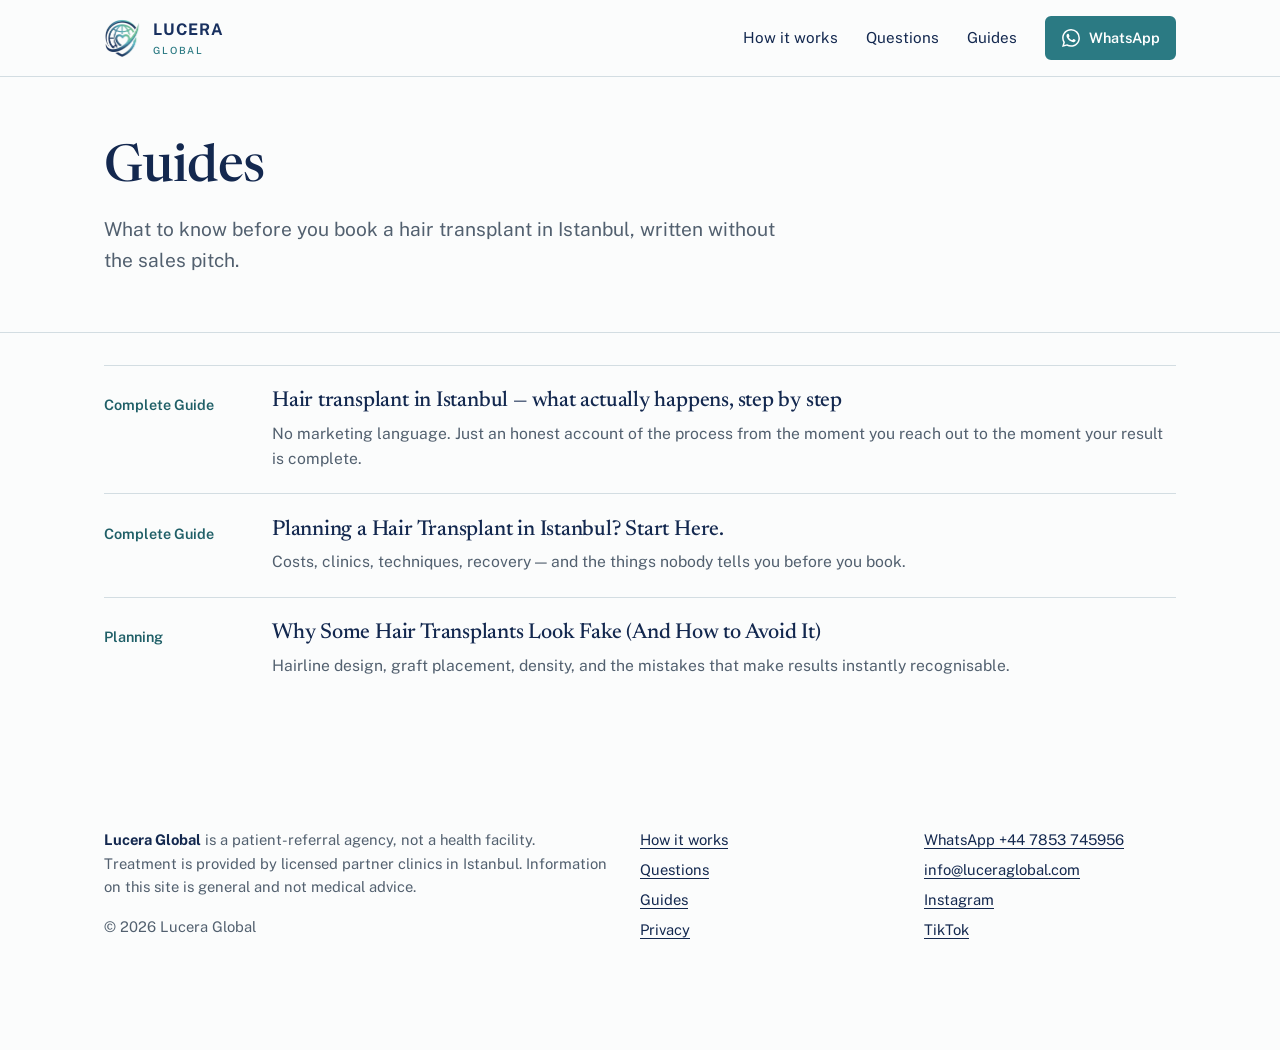
<file: blog.html>
<!DOCTYPE html>
<html lang="en">
<head>
<meta charset="UTF-8">
<meta name="viewport" content="width=device-width, initial-scale=1">
<title>Guides: hair transplants in Istanbul | Lucera Global</title>
<meta name="description" content="Plain-language guides on hair transplants in Istanbul: the process, planning, costs, techniques and recovery.">
<link rel="canonical" href="https://www.luceraglobal.com/blog">
<meta property="og:title" content="Guides: hair transplants in Istanbul | Lucera Global">
<meta property="og:description" content="Plain-language guides on hair transplants in Istanbul: the process, planning, costs, techniques and recovery.">
<meta property="og:url" content="https://www.luceraglobal.com/blog">
<meta property="og:type" content="website">
<meta property="og:locale" content="en_GB">
<meta property="og:image" content="https://www.luceraglobal.com/images/logo.png">
<meta name="theme-color" content="#18305f">
<link rel="icon" href="/favicon.ico" sizes="48x48">
<link rel="icon" href="/favicon-96.png" type="image/png" sizes="96x96">
<link rel="icon" href="/icon-192.png" type="image/png" sizes="192x192">
<link rel="apple-touch-icon" href="/apple-touch-icon.png">
<link rel="preload" href="/fonts/newsreader-latin-opsz-normal.woff2" as="font" type="font/woff2" crossorigin>
<link rel="stylesheet" href="/assets/site.css">
<script type="application/ld+json">{"@context": "https://schema.org", "@type": "Organization", "name": "Lucera Global", "url": "https://www.luceraglobal.com/", "logo": "https://www.luceraglobal.com/images/logo.png", "description": "Patient-referral agency that helps international patients choose a licensed hair transplant clinic in Istanbul. Not a health facility.", "email": "info@luceraglobal.com", "telephone": "+44 7853 745956", "areaServed": "Worldwide", "sameAs": ["https://instagram.com/luceraglobal", "https://tiktok.com/@luceraglobal"], "contactPoint": {"@type": "ContactPoint", "telephone": "+44 7853 745956", "contactType": "customer service", "availableLanguage": ["English", "Turkish"]}}</script>
</head>
<body>
<a class="skip" href="#main">Skip to content</a>
<header class="site-head">
  <div class="wrap">
    <a class="brand" href="/" aria-label="Lucera Global home"><img src="/images/mark.png" alt="" width="38" height="40"><span>LUCERA<small>GLOBAL</small></span></a>
    <nav class="site-nav" aria-label="Main">
      <a class="navlink" href="/#how-it-works">How it works</a>
      <a class="navlink" href="/faq">Questions</a>
      <a class="navlink" href="/blog">Guides</a>
      
      <a class="btn small" href="https://wa.me/447853745956" target="_blank" rel="noopener"><svg viewBox="0 0 24 24" aria-hidden="true"><path d="M17.472 14.382c-.297-.149-1.758-.867-2.03-.967-.273-.099-.471-.148-.67.15-.197.297-.767.966-.94 1.164-.173.199-.347.223-.644.075-.297-.15-1.255-.463-2.39-1.475-.883-.788-1.48-1.761-1.653-2.059-.173-.297-.018-.458.13-.606.134-.133.298-.347.446-.52.149-.174.198-.298.298-.497.099-.198.05-.371-.025-.52-.075-.149-.669-1.612-.916-2.207-.242-.579-.487-.5-.669-.51-.173-.008-.371-.01-.57-.01-.198 0-.52.074-.792.372-.272.297-1.04 1.016-1.04 2.479 0 1.462 1.065 2.875 1.213 3.074.149.198 2.096 3.2 5.077 4.487.709.306 1.262.489 1.694.625.712.227 1.36.195 1.871.118.571-.085 1.758-.719 2.006-1.413.248-.694.248-1.289.173-1.413-.074-.124-.272-.198-.57-.347m-5.421 7.403h-.004a9.87 9.87 0 01-5.031-1.378l-.361-.214-3.741.982.998-3.648-.235-.374a9.86 9.86 0 01-1.51-5.26c.001-5.45 4.436-9.884 9.888-9.884 2.64 0 5.122 1.03 6.988 2.898a9.825 9.825 0 012.893 6.994c-.003 5.45-4.437 9.884-9.885 9.884m8.413-18.297A11.815 11.815 0 0012.05 0C5.495 0 .16 5.335.157 11.892c0 2.096.547 4.142 1.588 5.945L.057 24l6.305-1.654a11.882 11.882 0 005.683 1.448h.005c6.554 0 11.89-5.335 11.893-11.893a11.821 11.821 0 00-3.48-8.413z"/></svg>WhatsApp</a>
    </nav>
  </div>
</header>

<main id="main">
<div class="page-head"><div class="wrap"><h1>Guides</h1><p class="lead">What to know before you book a hair transplant in Istanbul, written without the sales pitch.</p></div></div>
<div class="wrap" style="padding-bottom:5rem"><ul class="articles" id="guide-list"><li><a href="/blog/hair-transplant-in-istanbul-what-actually-happens-step-by-step"><span class="kind">Step by step</span><span><h3>Hair transplant in Istanbul: what actually happens, step by step</h3><p>An honest account of the process, from the first message to the final result.</p></span></a></li><li><a href="/blog/planning-a-hair-transplant-in-istanbul-start-here"><span class="kind">Planning</span><span><h3>Planning a hair transplant in Istanbul? Start here.</h3><p>Costs, clinics, techniques, recovery, and the things nobody tells you before you book.</p></span></a></li><li><a href="/blog/why-some-hair-transplants-look-fake-and-how-to-avoid-it"><span class="kind">Results</span><span><h3>Why some hair transplants look fake, and how to avoid it</h3><p>Hairline design, graft placement and density: the mistakes that make results recognisable.</p></span></a></li></ul></div>
</main>
<script src="/assets/blog.js" defer></script>
<footer class="site-foot">
  <div class="wrap">
    <div>
      <p><strong>Lucera Global</strong> is a patient-referral agency, not a health facility. Treatment is provided by licensed partner clinics in Istanbul. Information on this site is general and not medical advice.</p>
      <p>© 2026 Lucera Global</p>
    </div>
    <ul>
      <li><a href="/#how-it-works">How it works</a></li>
      <li><a href="/faq">Questions</a></li>
      <li><a href="/blog">Guides</a></li>
      <li><a href="/privacy">Privacy</a></li>
    </ul>
    <ul>
      <li><a href="https://wa.me/447853745956" target="_blank" rel="noopener">WhatsApp <span class="phone">+44 7853 745956</span></a></li>
      <li><a href="mailto:info@luceraglobal.com">info@luceraglobal.com</a></li>
      <li><a href="https://instagram.com/luceraglobal" target="_blank" rel="noopener">Instagram</a></li>
      <li><a href="https://tiktok.com/@luceraglobal" target="_blank" rel="noopener">TikTok</a></li>
    </ul>
  </div>
</footer>
<a class="btn mobile-cta" href="https://wa.me/447853745956" target="_blank" rel="noopener"><svg viewBox="0 0 24 24" aria-hidden="true"><path d="M17.472 14.382c-.297-.149-1.758-.867-2.03-.967-.273-.099-.471-.148-.67.15-.197.297-.767.966-.94 1.164-.173.199-.347.223-.644.075-.297-.15-1.255-.463-2.39-1.475-.883-.788-1.48-1.761-1.653-2.059-.173-.297-.018-.458.13-.606.134-.133.298-.347.446-.52.149-.174.198-.298.298-.497.099-.198.05-.371-.025-.52-.075-.149-.669-1.612-.916-2.207-.242-.579-.487-.5-.669-.51-.173-.008-.371-.01-.57-.01-.198 0-.52.074-.792.372-.272.297-1.04 1.016-1.04 2.479 0 1.462 1.065 2.875 1.213 3.074.149.198 2.096 3.2 5.077 4.487.709.306 1.262.489 1.694.625.712.227 1.36.195 1.871.118.571-.085 1.758-.719 2.006-1.413.248-.694.248-1.289.173-1.413-.074-.124-.272-.198-.57-.347m-5.421 7.403h-.004a9.87 9.87 0 01-5.031-1.378l-.361-.214-3.741.982.998-3.648-.235-.374a9.86 9.86 0 01-1.51-5.26c.001-5.45 4.436-9.884 9.888-9.884 2.64 0 5.122 1.03 6.988 2.898a9.825 9.825 0 012.893 6.994c-.003 5.45-4.437 9.884-9.885 9.884m8.413-18.297A11.815 11.815 0 0012.05 0C5.495 0 .16 5.335.157 11.892c0 2.096.547 4.142 1.588 5.945L.057 24l6.305-1.654a11.882 11.882 0 005.683 1.448h.005c6.554 0 11.89-5.335 11.893-11.893a11.821 11.821 0 00-3.48-8.413z"/></svg>Send 3 photos for a free estimate</a>
</body>
</html>
</file>
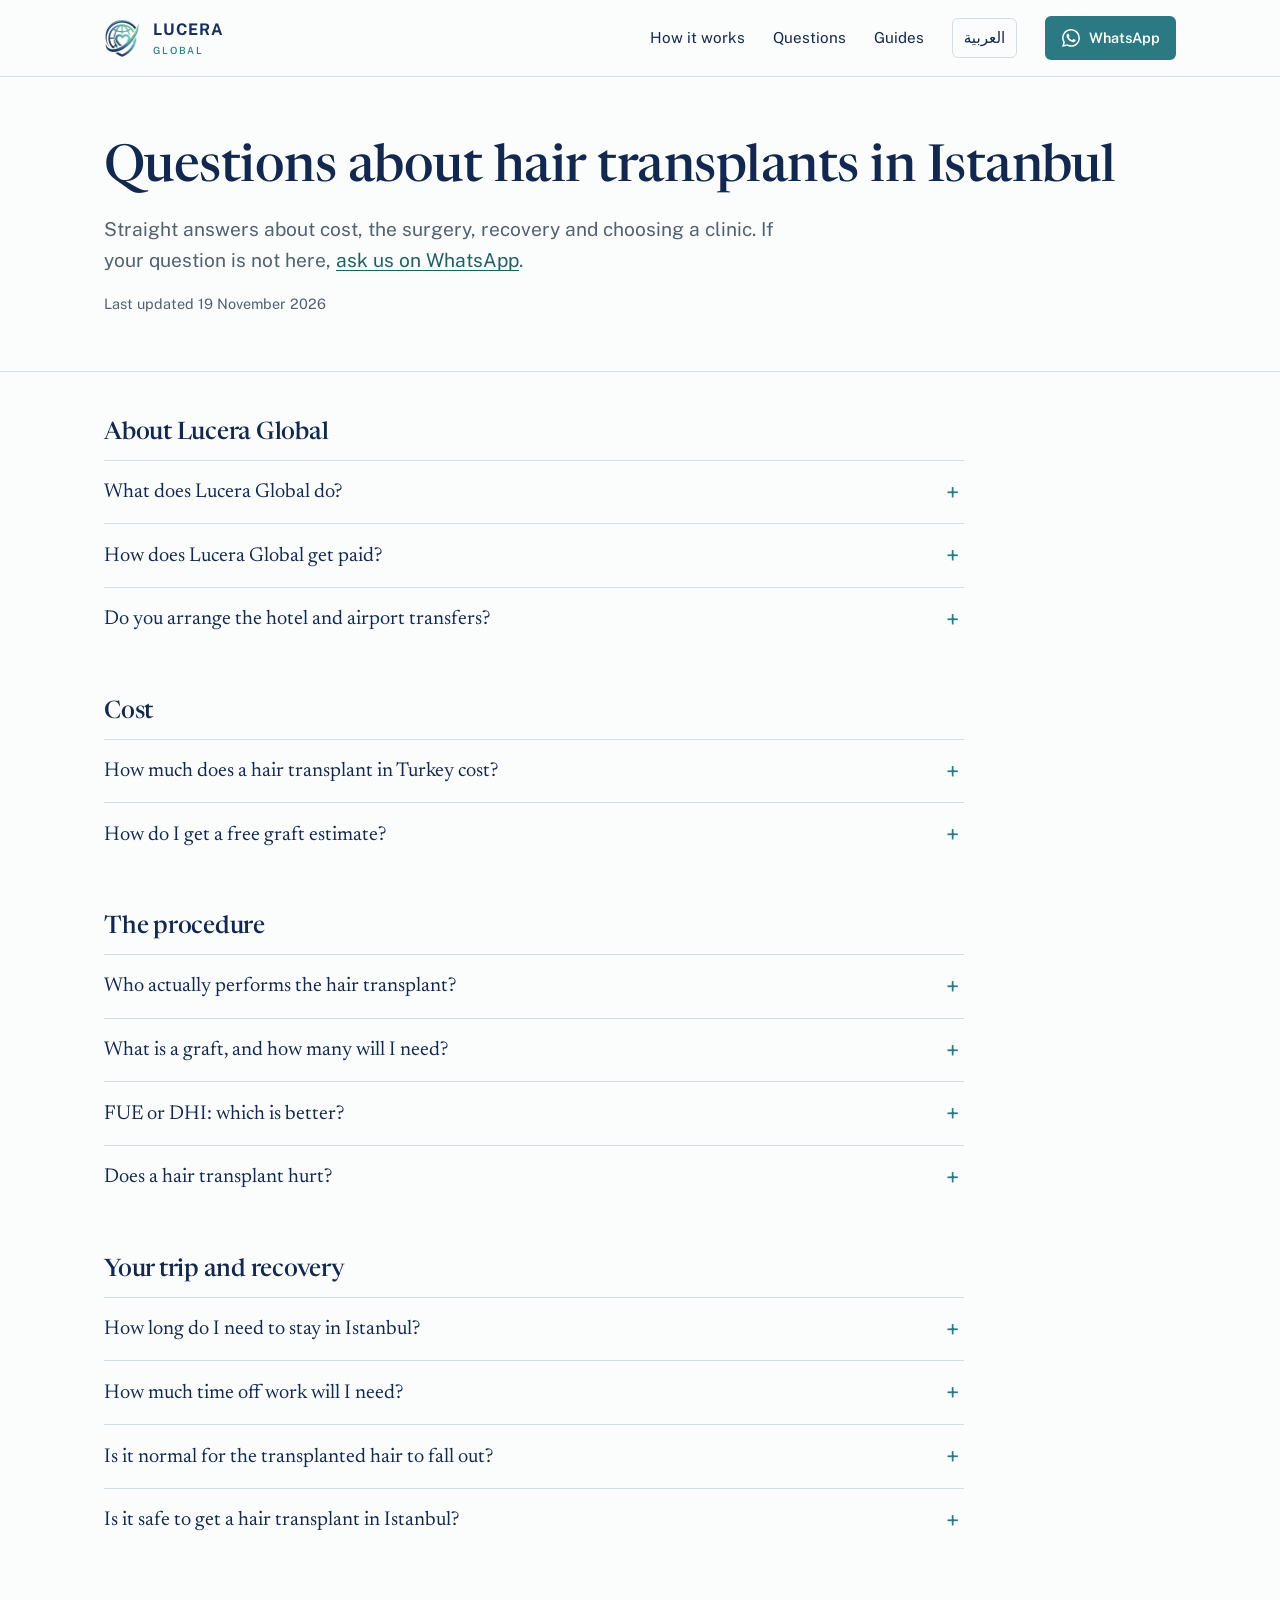
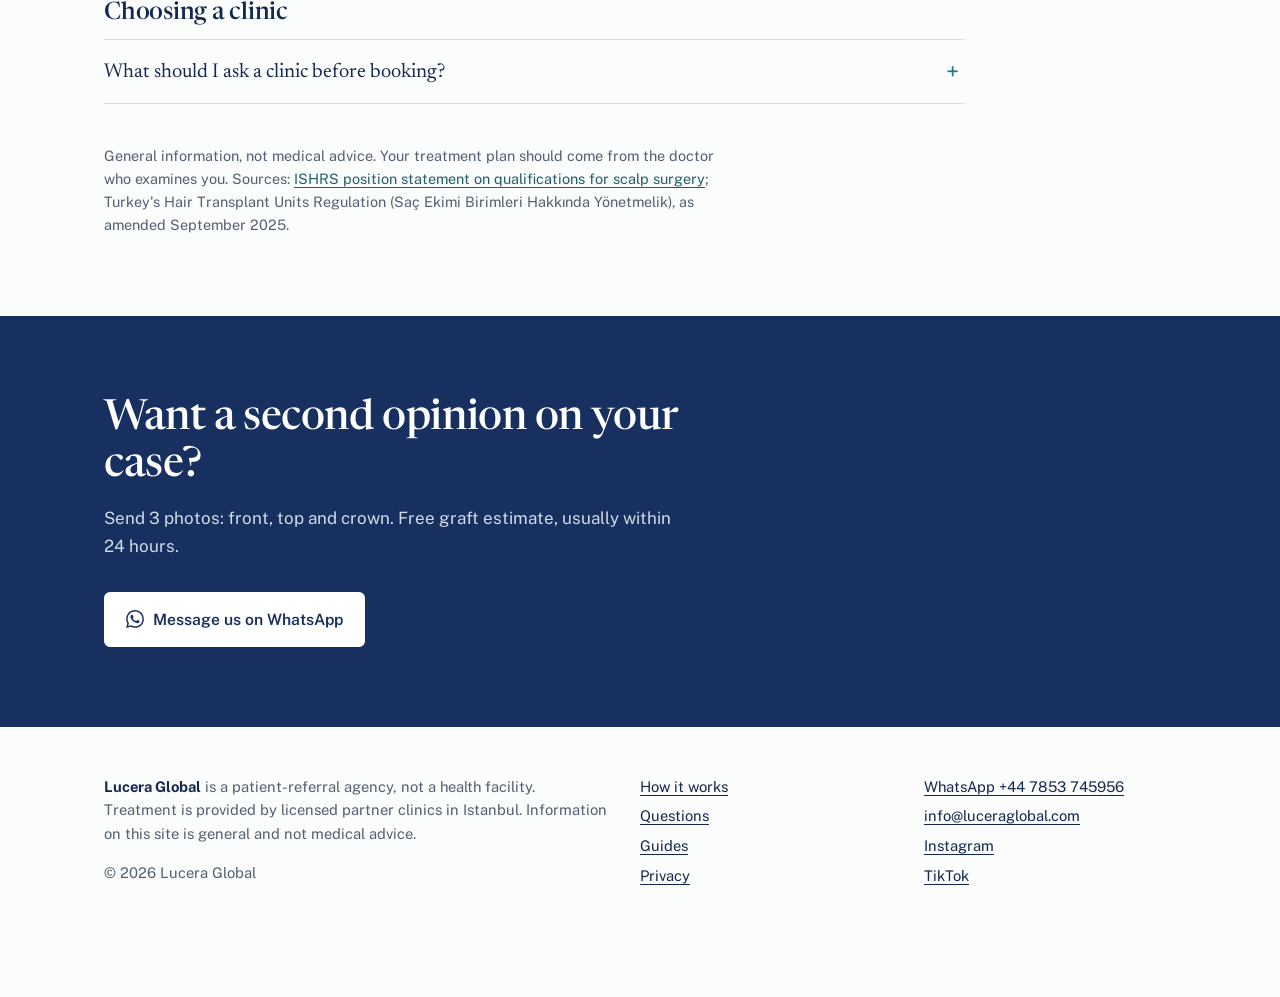
<file: faq.html>
<!DOCTYPE html>
<html lang="en">
<head>
<meta charset="UTF-8">
<meta name="viewport" content="width=device-width, initial-scale=1">
<title>Hair transplant in Istanbul: frequently asked questions | Lucera Global</title>
<meta name="description" content="Honest answers about hair transplants in Istanbul: cost, who performs the surgery, grafts, FUE vs DHI, recovery, shedding and how to choose a clinic.">
<link rel="canonical" href="https://www.luceraglobal.com/faq">
<link rel="alternate" hreflang="en" href="https://www.luceraglobal.com/faq">
<link rel="alternate" hreflang="ar" href="https://www.luceraglobal.com/ar/faq">
<link rel="alternate" hreflang="x-default" href="https://www.luceraglobal.com/faq">
<meta property="og:title" content="Hair transplant in Istanbul: frequently asked questions | Lucera Global">
<meta property="og:description" content="Honest answers about hair transplants in Istanbul: cost, who performs the surgery, grafts, FUE vs DHI, recovery, shedding and how to choose a clinic.">
<meta property="og:url" content="https://www.luceraglobal.com/faq">
<meta property="og:type" content="website">
<meta property="og:locale" content="en_GB">
<meta property="og:image" content="https://www.luceraglobal.com/images/logo.png">
<meta name="theme-color" content="#18305f">
<link rel="icon" href="/favicon.ico" sizes="48x48">
<link rel="icon" href="/favicon-96.png" type="image/png" sizes="96x96">
<link rel="icon" href="/icon-192.png" type="image/png" sizes="192x192">
<link rel="apple-touch-icon" href="/apple-touch-icon.png">
<link rel="preload" href="/fonts/newsreader-latin-opsz-normal.woff2" as="font" type="font/woff2" crossorigin>
<link rel="stylesheet" href="/assets/site.css">
<script type="application/ld+json">{"@context": "https://schema.org", "@type": "Organization", "name": "Lucera Global", "url": "https://www.luceraglobal.com/", "logo": "https://www.luceraglobal.com/images/logo.png", "description": "Patient-referral agency that helps international patients choose a licensed hair transplant clinic in Istanbul. Not a health facility.", "email": "info@luceraglobal.com", "telephone": "+44 7853 745956", "areaServed": "Worldwide", "sameAs": ["https://instagram.com/luceraglobal", "https://tiktok.com/@luceraglobal"], "contactPoint": {"@type": "ContactPoint", "telephone": "+44 7853 745956", "contactType": "customer service", "availableLanguage": ["English", "Turkish"]}}</script>
<script type="application/ld+json">{"@context": "https://schema.org", "@type": "FAQPage", "mainEntity": [{"@type": "Question", "name": "What does Lucera Global do?", "acceptedAnswer": {"@type": "Answer", "text": "Lucera Global is a patient-referral agency for hair transplants in Istanbul. We review your photos, give you a free graft estimate, help you compare clinics and answer your questions before you book. The procedure itself is performed by our partner clinic, which is a licensed medical facility. Lucera Global itself is not a health facility and does not provide medical treatment. We stay in touch with you on WhatsApp before, during and after your trip."}}, {"@type": "Question", "name": "How does Lucera Global get paid?", "acceptedAnswer": {"@type": "Answer", "text": "Our partner clinics pay us a referral fee when a patient we introduce goes ahead with treatment. You pay the same price as booking with the clinic directly: our fee is never added to your bill. We tell you the full price, and exactly what it includes, in writing before you book. You never pay us for the consultation or the graft estimate."}}, {"@type": "Question", "name": "Do you arrange the hotel and airport transfers?", "acceptedAnswer": {"@type": "Answer", "text": "Hotel and transfers are arranged by the partner clinic as part of its package. What is included varies by package, so we send you the full list in writing before you book, including hotel, transfers, medication and aftercare."}}, {"@type": "Question", "name": "How much does a hair transplant in Turkey cost?", "acceptedAnswer": {"@type": "Answer", "text": "The price depends on how many grafts you need, the technique and the clinic. Instead of a price list, we give you a personal quote after looking at your photos. Very low prices are worth questioning: ask who performs each surgical step and what the package actually includes before comparing offers."}}, {"@type": "Question", "name": "How do I get a free graft estimate?", "acceptedAnswer": {"@type": "Answer", "text": "Send 3 clear photos of your head (front, top and crown) to us on WhatsApp. We reply with an estimated graft range and a written quote, usually within 24 hours. There is no obligation."}}, {"@type": "Question", "name": "Who actually performs the hair transplant?", "acceptedAnswer": {"@type": "Answer", "text": "The International Society of Hair Restoration Surgery (ISHRS) considers three steps to be surgery that a licensed doctor should perform: designing the hairline, harvesting the grafts and making the recipient incisions (channels). In Turkey, the Hair Transplant Units Regulation (amended September 2025) allows only certified physicians to open the channels; certified health professionals may extract and implant grafts under a doctor's supervision. Before you book any clinic, ask who will do each step, by name."}}, {"@type": "Question", "name": "What is a graft, and how many will I need?", "acceptedAnswer": {"@type": "Answer", "text": "A graft is a follicular unit: a small natural group of usually 1 to 4 hairs. So 3,000 grafts is not 3,000 hairs, it is typically several thousand more. How many you need depends on the area to cover, your hair loss pattern and how much your donor area can safely give. Your donor supply is limited, so a good plan also keeps some in reserve for the future."}}, {"@type": "Question", "name": "FUE or DHI: which is better?", "acceptedAnswer": {"@type": "Answer", "text": "Both start the same way: grafts are taken one by one from the donor area (FUE extraction). The difference is placement. In classic FUE the channels are opened first and the grafts placed into them; in DHI the grafts are loaded into an implanter pen and placed directly. Neither is better for everyone. The surgeon's skill and planning matter more than the name of the technique."}}, {"@type": "Question", "name": "Does a hair transplant hurt?", "acceptedAnswer": {"@type": "Answer", "text": "The procedure is done under local anaesthetic, so the main discomfort is the anaesthetic injections at the start. Most patients describe mild soreness and tightness for a few days afterwards, managed with the medication the clinic provides."}}, {"@type": "Question", "name": "How long do I need to stay in Istanbul?", "acceptedAnswer": {"@type": "Answer", "text": "Usually 3 to 4 days: arrival and consultation, the procedure day, and a check-up with the first wash before you fly home. The clinic confirms the exact schedule for your case."}}, {"@type": "Question", "name": "How much time off work will I need?", "acceptedAnswer": {"@type": "Answer", "text": "Many people return to desk work after about a week. Scabs and redness usually settle within 7 to 10 days. Avoid heavy exercise, swimming and direct sun on the scalp for the period your clinic advises."}}, {"@type": "Question", "name": "Is it normal for the transplanted hair to fall out?", "acceptedAnswer": {"@type": "Answer", "text": "Yes. Most transplanted hairs shed within the first few weeks. The roots stay in place. New hair usually starts growing around months 3 to 4, and the final result is typically visible at 12 to 18 months."}}, {"@type": "Question", "name": "Is it safe to get a hair transplant in Istanbul?", "acceptedAnswer": {"@type": "Answer", "text": "Istanbul has many licensed, experienced clinics, but like any surgery a hair transplant carries risks, and quality varies between clinics. Choose a licensed clinic where a doctor plans your case and performs the surgical steps, check real results from the same doctor, and get everything included in writing. No clinic can honestly guarantee 100% growth."}}, {"@type": "Question", "name": "What should I ask a clinic before booking?", "acceptedAnswer": {"@type": "Answer", "text": "Who designs my hairline, takes the grafts and opens the channels? How many patients does the doctor treat that day? Will I meet the doctor before the procedure? Who estimated my graft number? How much donor will I have left for the future? What exactly is included? What happens if I need a touch-up? Can I see this doctor's real 12-month results? If a clinic avoids these questions, that is your answer."}}]}</script>
</head>
<body>
<a class="skip" href="#main">Skip to content</a>
<header class="site-head">
  <div class="wrap">
    <a class="brand" href="/" aria-label="Lucera Global home"><img src="/images/mark.png" alt="" width="38" height="40"><span>LUCERA<small>GLOBAL</small></span></a>
    <nav class="site-nav" aria-label="Main">
      <a class="navlink" href="/#how-it-works">How it works</a>
      <a class="navlink" href="/faq">Questions</a>
      <a class="navlink" href="/blog">Guides</a>
      <a class="lang" href="/ar/faq" lang="ar" hreflang="ar">العربية</a>
      <a class="btn small" href="https://wa.me/447853745956" target="_blank" rel="noopener"><svg viewBox="0 0 24 24" aria-hidden="true"><path d="M17.472 14.382c-.297-.149-1.758-.867-2.03-.967-.273-.099-.471-.148-.67.15-.197.297-.767.966-.94 1.164-.173.199-.347.223-.644.075-.297-.15-1.255-.463-2.39-1.475-.883-.788-1.48-1.761-1.653-2.059-.173-.297-.018-.458.13-.606.134-.133.298-.347.446-.52.149-.174.198-.298.298-.497.099-.198.05-.371-.025-.52-.075-.149-.669-1.612-.916-2.207-.242-.579-.487-.5-.669-.51-.173-.008-.371-.01-.57-.01-.198 0-.52.074-.792.372-.272.297-1.04 1.016-1.04 2.479 0 1.462 1.065 2.875 1.213 3.074.149.198 2.096 3.2 5.077 4.487.709.306 1.262.489 1.694.625.712.227 1.36.195 1.871.118.571-.085 1.758-.719 2.006-1.413.248-.694.248-1.289.173-1.413-.074-.124-.272-.198-.57-.347m-5.421 7.403h-.004a9.87 9.87 0 01-5.031-1.378l-.361-.214-3.741.982.998-3.648-.235-.374a9.86 9.86 0 01-1.51-5.26c.001-5.45 4.436-9.884 9.888-9.884 2.64 0 5.122 1.03 6.988 2.898a9.825 9.825 0 012.893 6.994c-.003 5.45-4.437 9.884-9.885 9.884m8.413-18.297A11.815 11.815 0 0012.05 0C5.495 0 .16 5.335.157 11.892c0 2.096.547 4.142 1.588 5.945L.057 24l6.305-1.654a11.882 11.882 0 005.683 1.448h.005c6.554 0 11.89-5.335 11.893-11.893a11.821 11.821 0 00-3.48-8.413z"/></svg>WhatsApp</a>
    </nav>
  </div>
</header>

<main id="main">
<div class="page-head"><div class="wrap">
  <h1>Questions about hair transplants in Istanbul</h1>
  <p class="lead">Straight answers about cost, the surgery, recovery and choosing a clinic. If your question is not here, <a href="https://wa.me/447853745956">ask us on WhatsApp</a>.</p>
  <p class="fine">Last updated 19 November 2026</p>
</div></div>
<div class="wrap" style="padding-bottom:4rem"><div class="faq-list" style="max-width:860px">
<h2 class="group">About Lucera Global</h2>
<details id="what-does-lucera-global-do"><summary>What does Lucera Global do?</summary><p>Lucera Global is a patient-referral agency for hair transplants in Istanbul. We review your photos, give you a free graft estimate, help you compare clinics and answer your questions before you book. The procedure itself is performed by our partner clinic, which is a licensed medical facility. Lucera Global itself is not a health facility and does not provide medical treatment. We stay in touch with you on WhatsApp before, during and after your trip.</p></details>
<details id="how-does-lucera-global-get-paid"><summary>How does Lucera Global get paid?</summary><p>Our partner clinics pay us a referral fee when a patient we introduce goes ahead with treatment. You pay the same price as booking with the clinic directly: our fee is never added to your bill. We tell you the full price, and exactly what it includes, in writing before you book. You never pay us for the consultation or the graft estimate.</p></details>
<details id="do-you-arrange-the-hotel-and-airport-transfers"><summary>Do you arrange the hotel and airport transfers?</summary><p>Hotel and transfers are arranged by the partner clinic as part of its package. What is included varies by package, so we send you the full list in writing before you book, including hotel, transfers, medication and aftercare.</p></details>
<h2 class="group">Cost</h2>
<details id="how-much-does-a-hair-transplant-in-turkey-cost"><summary>How much does a hair transplant in Turkey cost?</summary><p>The price depends on how many grafts you need, the technique and the clinic. Instead of a price list, we give you a personal quote after looking at your photos. Very low prices are worth questioning: ask who performs each surgical step and what the package actually includes before comparing offers.</p></details>
<details id="how-do-i-get-a-free-graft-estimate"><summary>How do I get a free graft estimate?</summary><p>Send 3 clear photos of your head (front, top and crown) to us on <a href="https://wa.me/447853745956">WhatsApp</a>. We reply with an estimated graft range and a written quote, usually within 24 hours. There is no obligation.</p></details>
<h2 class="group">The procedure</h2>
<details id="who-actually-performs-the-hair-transplant"><summary>Who actually performs the hair transplant?</summary><p>The International Society of Hair Restoration Surgery (ISHRS) considers three steps to be surgery that a licensed doctor should perform: designing the hairline, harvesting the grafts and making the recipient incisions (channels). In Turkey, the Hair Transplant Units Regulation (amended September 2025) allows only certified physicians to open the channels; certified health professionals may extract and implant grafts under a doctor's supervision. Before you book any clinic, ask who will do each step, by name.</p></details>
<details id="what-is-a-graft-and-how-many-will-i-need"><summary>What is a graft, and how many will I need?</summary><p>A graft is a follicular unit: a small natural group of usually 1 to 4 hairs. So 3,000 grafts is not 3,000 hairs, it is typically several thousand more. How many you need depends on the area to cover, your hair loss pattern and how much your donor area can safely give. Your donor supply is limited, so a good plan also keeps some in reserve for the future.</p></details>
<details id="fue-or-dhi-which-is-better"><summary>FUE or DHI: which is better?</summary><p>Both start the same way: grafts are taken one by one from the donor area (FUE extraction). The difference is placement. In classic FUE the channels are opened first and the grafts placed into them; in DHI the grafts are loaded into an implanter pen and placed directly. Neither is better for everyone. The surgeon's skill and planning matter more than the name of the technique.</p></details>
<details id="does-a-hair-transplant-hurt"><summary>Does a hair transplant hurt?</summary><p>The procedure is done under local anaesthetic, so the main discomfort is the anaesthetic injections at the start. Most patients describe mild soreness and tightness for a few days afterwards, managed with the medication the clinic provides.</p></details>
<h2 class="group">Your trip and recovery</h2>
<details id="how-long-do-i-need-to-stay-in-istanbul"><summary>How long do I need to stay in Istanbul?</summary><p>Usually 3 to 4 days: arrival and consultation, the procedure day, and a check-up with the first wash before you fly home. The clinic confirms the exact schedule for your case.</p></details>
<details id="how-much-time-off-work-will-i-need"><summary>How much time off work will I need?</summary><p>Many people return to desk work after about a week. Scabs and redness usually settle within 7 to 10 days. Avoid heavy exercise, swimming and direct sun on the scalp for the period your clinic advises.</p></details>
<details id="is-it-normal-for-the-transplanted-hair-to-fall-out"><summary>Is it normal for the transplanted hair to fall out?</summary><p>Yes. Most transplanted hairs shed within the first few weeks. The roots stay in place. New hair usually starts growing around months 3 to 4, and the final result is typically visible at 12 to 18 months.</p></details>
<details id="is-it-safe-to-get-a-hair-transplant-in-istanbul"><summary>Is it safe to get a hair transplant in Istanbul?</summary><p>Istanbul has many licensed, experienced clinics, but like any surgery a hair transplant carries risks, and quality varies between clinics. Choose a licensed clinic where a doctor plans your case and performs the surgical steps, check real results from the same doctor, and get everything included in writing. No clinic can honestly guarantee 100% growth.</p></details>
<h2 class="group">Choosing a clinic</h2>
<details id="what-should-i-ask-a-clinic-before-booking"><summary>What should I ask a clinic before booking?</summary><p>Who designs my hairline, takes the grafts and opens the channels? How many patients does the doctor treat that day? Will I meet the doctor before the procedure? Who estimated my graft number? How much donor will I have left for the future? What exactly is included? What happens if I need a touch-up? Can I see this doctor's real 12-month results? If a clinic avoids these questions, that is your answer.</p></details>
<p class="fine" style="margin-top:2.5rem">General information, not medical advice. Your treatment plan should come from the doctor who examines you.
Sources: <a href="https://ishrs.org/ishrs-position-statement-on-qualifications-for-scalp-surgery/">ISHRS position statement on qualifications for scalp surgery</a>;
Turkey's Hair Transplant Units Regulation (Saç Ekimi Birimleri Hakkında Yönetmelik), as amended September 2025.</p>
</div></div>
<section class="closing"><div class="wrap">
  <h2>Want a second opinion on your case?</h2>
  <p>Send 3 photos: front, top and crown. Free graft estimate, usually within 24 hours.</p>
  <a class="btn" href="https://wa.me/447853745956" target="_blank" rel="noopener"><svg viewBox="0 0 24 24" aria-hidden="true"><path d="M17.472 14.382c-.297-.149-1.758-.867-2.03-.967-.273-.099-.471-.148-.67.15-.197.297-.767.966-.94 1.164-.173.199-.347.223-.644.075-.297-.15-1.255-.463-2.39-1.475-.883-.788-1.48-1.761-1.653-2.059-.173-.297-.018-.458.13-.606.134-.133.298-.347.446-.52.149-.174.198-.298.298-.497.099-.198.05-.371-.025-.52-.075-.149-.669-1.612-.916-2.207-.242-.579-.487-.5-.669-.51-.173-.008-.371-.01-.57-.01-.198 0-.52.074-.792.372-.272.297-1.04 1.016-1.04 2.479 0 1.462 1.065 2.875 1.213 3.074.149.198 2.096 3.2 5.077 4.487.709.306 1.262.489 1.694.625.712.227 1.36.195 1.871.118.571-.085 1.758-.719 2.006-1.413.248-.694.248-1.289.173-1.413-.074-.124-.272-.198-.57-.347m-5.421 7.403h-.004a9.87 9.87 0 01-5.031-1.378l-.361-.214-3.741.982.998-3.648-.235-.374a9.86 9.86 0 01-1.51-5.26c.001-5.45 4.436-9.884 9.888-9.884 2.64 0 5.122 1.03 6.988 2.898a9.825 9.825 0 012.893 6.994c-.003 5.45-4.437 9.884-9.885 9.884m8.413-18.297A11.815 11.815 0 0012.05 0C5.495 0 .16 5.335.157 11.892c0 2.096.547 4.142 1.588 5.945L.057 24l6.305-1.654a11.882 11.882 0 005.683 1.448h.005c6.554 0 11.89-5.335 11.893-11.893a11.821 11.821 0 00-3.48-8.413z"/></svg>Message us on WhatsApp</a>
</div></section>
</main>
<footer class="site-foot">
  <div class="wrap">
    <div>
      <p><strong>Lucera Global</strong> is a patient-referral agency, not a health facility. Treatment is provided by licensed partner clinics in Istanbul. Information on this site is general and not medical advice.</p>
      <p>© 2026 Lucera Global</p>
    </div>
    <ul>
      <li><a href="/#how-it-works">How it works</a></li>
      <li><a href="/faq">Questions</a></li>
      <li><a href="/blog">Guides</a></li>
      <li><a href="/privacy">Privacy</a></li>
    </ul>
    <ul>
      <li><a href="https://wa.me/447853745956" target="_blank" rel="noopener">WhatsApp <span class="phone">+44 7853 745956</span></a></li>
      <li><a href="mailto:info@luceraglobal.com">info@luceraglobal.com</a></li>
      <li><a href="https://instagram.com/luceraglobal" target="_blank" rel="noopener">Instagram</a></li>
      <li><a href="https://tiktok.com/@luceraglobal" target="_blank" rel="noopener">TikTok</a></li>
    </ul>
  </div>
</footer>
<a class="btn mobile-cta" href="https://wa.me/447853745956" target="_blank" rel="noopener"><svg viewBox="0 0 24 24" aria-hidden="true"><path d="M17.472 14.382c-.297-.149-1.758-.867-2.03-.967-.273-.099-.471-.148-.67.15-.197.297-.767.966-.94 1.164-.173.199-.347.223-.644.075-.297-.15-1.255-.463-2.39-1.475-.883-.788-1.48-1.761-1.653-2.059-.173-.297-.018-.458.13-.606.134-.133.298-.347.446-.52.149-.174.198-.298.298-.497.099-.198.05-.371-.025-.52-.075-.149-.669-1.612-.916-2.207-.242-.579-.487-.5-.669-.51-.173-.008-.371-.01-.57-.01-.198 0-.52.074-.792.372-.272.297-1.04 1.016-1.04 2.479 0 1.462 1.065 2.875 1.213 3.074.149.198 2.096 3.2 5.077 4.487.709.306 1.262.489 1.694.625.712.227 1.36.195 1.871.118.571-.085 1.758-.719 2.006-1.413.248-.694.248-1.289.173-1.413-.074-.124-.272-.198-.57-.347m-5.421 7.403h-.004a9.87 9.87 0 01-5.031-1.378l-.361-.214-3.741.982.998-3.648-.235-.374a9.86 9.86 0 01-1.51-5.26c.001-5.45 4.436-9.884 9.888-9.884 2.64 0 5.122 1.03 6.988 2.898a9.825 9.825 0 012.893 6.994c-.003 5.45-4.437 9.884-9.885 9.884m8.413-18.297A11.815 11.815 0 0012.05 0C5.495 0 .16 5.335.157 11.892c0 2.096.547 4.142 1.588 5.945L.057 24l6.305-1.654a11.882 11.882 0 005.683 1.448h.005c6.554 0 11.89-5.335 11.893-11.893a11.821 11.821 0 00-3.48-8.413z"/></svg>Send 3 photos for a free estimate</a>
</body>
</html>
</file>
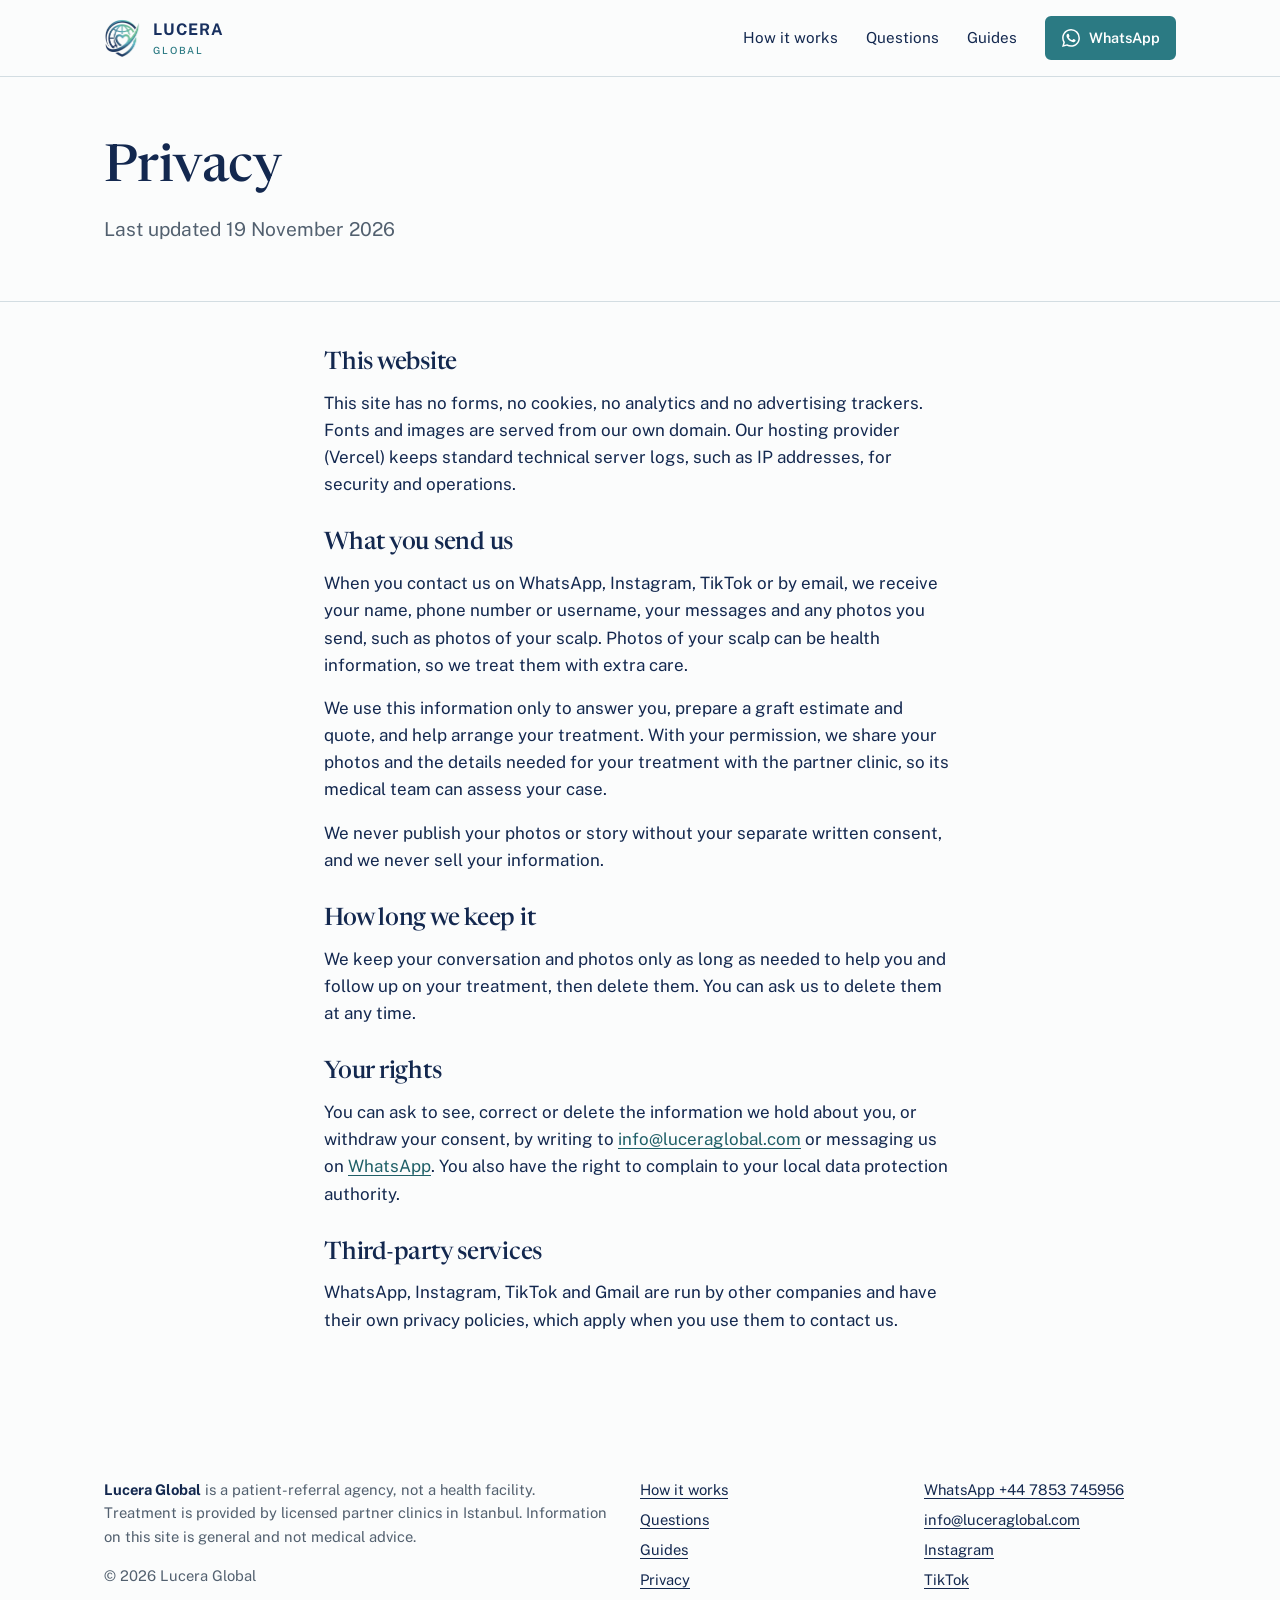
<file: privacy.html>
<!DOCTYPE html>
<html lang="en">
<head>
<meta charset="UTF-8">
<meta name="viewport" content="width=device-width, initial-scale=1">
<title>Privacy | Lucera Global</title>
<meta name="description" content="How Lucera Global handles the information and photos you send us.">
<link rel="canonical" href="https://www.luceraglobal.com/privacy">
<meta property="og:title" content="Privacy | Lucera Global">
<meta property="og:description" content="How Lucera Global handles the information and photos you send us.">
<meta property="og:url" content="https://www.luceraglobal.com/privacy">
<meta property="og:type" content="website">
<meta property="og:locale" content="en_GB">
<meta property="og:image" content="https://www.luceraglobal.com/images/logo.png">
<meta name="theme-color" content="#18305f">
<link rel="icon" href="/favicon.ico" sizes="48x48">
<link rel="icon" href="/favicon-96.png" type="image/png" sizes="96x96">
<link rel="icon" href="/icon-192.png" type="image/png" sizes="192x192">
<link rel="apple-touch-icon" href="/apple-touch-icon.png">
<link rel="preload" href="/fonts/newsreader-latin-opsz-normal.woff2" as="font" type="font/woff2" crossorigin>
<link rel="stylesheet" href="/assets/site.css">
<script type="application/ld+json">{"@context": "https://schema.org", "@type": "Organization", "name": "Lucera Global", "url": "https://www.luceraglobal.com/", "logo": "https://www.luceraglobal.com/images/logo.png", "description": "Patient-referral agency that helps international patients choose a licensed hair transplant clinic in Istanbul. Not a health facility.", "email": "info@luceraglobal.com", "telephone": "+44 7853 745956", "areaServed": "Worldwide", "sameAs": ["https://instagram.com/luceraglobal", "https://tiktok.com/@luceraglobal"], "contactPoint": {"@type": "ContactPoint", "telephone": "+44 7853 745956", "contactType": "customer service", "availableLanguage": ["English", "Turkish"]}}</script>
</head>
<body>
<a class="skip" href="#main">Skip to content</a>
<header class="site-head">
  <div class="wrap">
    <a class="brand" href="/" aria-label="Lucera Global home"><img src="/images/mark.png" alt="" width="38" height="40"><span>LUCERA<small>GLOBAL</small></span></a>
    <nav class="site-nav" aria-label="Main">
      <a class="navlink" href="/#how-it-works">How it works</a>
      <a class="navlink" href="/faq">Questions</a>
      <a class="navlink" href="/blog">Guides</a>
      
      <a class="btn small" href="https://wa.me/447853745956" target="_blank" rel="noopener"><svg viewBox="0 0 24 24" aria-hidden="true"><path d="M17.472 14.382c-.297-.149-1.758-.867-2.03-.967-.273-.099-.471-.148-.67.15-.197.297-.767.966-.94 1.164-.173.199-.347.223-.644.075-.297-.15-1.255-.463-2.39-1.475-.883-.788-1.48-1.761-1.653-2.059-.173-.297-.018-.458.13-.606.134-.133.298-.347.446-.52.149-.174.198-.298.298-.497.099-.198.05-.371-.025-.52-.075-.149-.669-1.612-.916-2.207-.242-.579-.487-.5-.669-.51-.173-.008-.371-.01-.57-.01-.198 0-.52.074-.792.372-.272.297-1.04 1.016-1.04 2.479 0 1.462 1.065 2.875 1.213 3.074.149.198 2.096 3.2 5.077 4.487.709.306 1.262.489 1.694.625.712.227 1.36.195 1.871.118.571-.085 1.758-.719 2.006-1.413.248-.694.248-1.289.173-1.413-.074-.124-.272-.198-.57-.347m-5.421 7.403h-.004a9.87 9.87 0 01-5.031-1.378l-.361-.214-3.741.982.998-3.648-.235-.374a9.86 9.86 0 01-1.51-5.26c.001-5.45 4.436-9.884 9.888-9.884 2.64 0 5.122 1.03 6.988 2.898a9.825 9.825 0 012.893 6.994c-.003 5.45-4.437 9.884-9.885 9.884m8.413-18.297A11.815 11.815 0 0012.05 0C5.495 0 .16 5.335.157 11.892c0 2.096.547 4.142 1.588 5.945L.057 24l6.305-1.654a11.882 11.882 0 005.683 1.448h.005c6.554 0 11.89-5.335 11.893-11.893a11.821 11.821 0 00-3.48-8.413z"/></svg>WhatsApp</a>
    </nav>
  </div>
</header>

<main id="main">
<div class="page-head"><div class="wrap"><h1>Privacy</h1><p class="lead">Last updated 19 November 2026</p></div></div>
<div class="wrap measure" style="padding:3rem 1.5rem 5rem">
<h2 style="font-size:1.5rem;margin:0 0 .8rem">This website</h2>
<p>This site has no forms, no cookies, no analytics and no advertising trackers. Fonts and images are served from our own domain. Our hosting provider (Vercel) keeps standard technical server logs, such as IP addresses, for security and operations.</p>
<h2 style="font-size:1.5rem;margin:2rem 0 .8rem">What you send us</h2>
<p>When you contact us on WhatsApp, Instagram, TikTok or by email, we receive your name, phone number or username, your messages and any photos you send, such as photos of your scalp. Photos of your scalp can be health information, so we treat them with extra care.</p>
<p>We use this information only to answer you, prepare a graft estimate and quote, and help arrange your treatment. With your permission, we share your photos and the details needed for your treatment with the partner clinic, so its medical team can assess your case.</p>
<p>We never publish your photos or story without your separate written consent, and we never sell your information.</p>
<h2 style="font-size:1.5rem;margin:2rem 0 .8rem">How long we keep it</h2>
<p>We keep your conversation and photos only as long as needed to help you and follow up on your treatment, then delete them. You can ask us to delete them at any time.</p>
<h2 style="font-size:1.5rem;margin:2rem 0 .8rem">Your rights</h2>
<p>You can ask to see, correct or delete the information we hold about you, or withdraw your consent, by writing to <a href="mailto:info@luceraglobal.com">info@luceraglobal.com</a> or messaging us on <a href="https://wa.me/447853745956">WhatsApp</a>. You also have the right to complain to your local data protection authority.</p>
<h2 style="font-size:1.5rem;margin:2rem 0 .8rem">Third-party services</h2>
<p>WhatsApp, Instagram, TikTok and Gmail are run by other companies and have their own privacy policies, which apply when you use them to contact us.</p>
</div>
</main>
<footer class="site-foot">
  <div class="wrap">
    <div>
      <p><strong>Lucera Global</strong> is a patient-referral agency, not a health facility. Treatment is provided by licensed partner clinics in Istanbul. Information on this site is general and not medical advice.</p>
      <p>© 2026 Lucera Global</p>
    </div>
    <ul>
      <li><a href="/#how-it-works">How it works</a></li>
      <li><a href="/faq">Questions</a></li>
      <li><a href="/blog">Guides</a></li>
      <li><a href="/privacy">Privacy</a></li>
    </ul>
    <ul>
      <li><a href="https://wa.me/447853745956" target="_blank" rel="noopener">WhatsApp <span class="phone">+44 7853 745956</span></a></li>
      <li><a href="mailto:info@luceraglobal.com">info@luceraglobal.com</a></li>
      <li><a href="https://instagram.com/luceraglobal" target="_blank" rel="noopener">Instagram</a></li>
      <li><a href="https://tiktok.com/@luceraglobal" target="_blank" rel="noopener">TikTok</a></li>
    </ul>
  </div>
</footer>
<a class="btn mobile-cta" href="https://wa.me/447853745956" target="_blank" rel="noopener"><svg viewBox="0 0 24 24" aria-hidden="true"><path d="M17.472 14.382c-.297-.149-1.758-.867-2.03-.967-.273-.099-.471-.148-.67.15-.197.297-.767.966-.94 1.164-.173.199-.347.223-.644.075-.297-.15-1.255-.463-2.39-1.475-.883-.788-1.48-1.761-1.653-2.059-.173-.297-.018-.458.13-.606.134-.133.298-.347.446-.52.149-.174.198-.298.298-.497.099-.198.05-.371-.025-.52-.075-.149-.669-1.612-.916-2.207-.242-.579-.487-.5-.669-.51-.173-.008-.371-.01-.57-.01-.198 0-.52.074-.792.372-.272.297-1.04 1.016-1.04 2.479 0 1.462 1.065 2.875 1.213 3.074.149.198 2.096 3.2 5.077 4.487.709.306 1.262.489 1.694.625.712.227 1.36.195 1.871.118.571-.085 1.758-.719 2.006-1.413.248-.694.248-1.289.173-1.413-.074-.124-.272-.198-.57-.347m-5.421 7.403h-.004a9.87 9.87 0 01-5.031-1.378l-.361-.214-3.741.982.998-3.648-.235-.374a9.86 9.86 0 01-1.51-5.26c.001-5.45 4.436-9.884 9.888-9.884 2.64 0 5.122 1.03 6.988 2.898a9.825 9.825 0 012.893 6.994c-.003 5.45-4.437 9.884-9.885 9.884m8.413-18.297A11.815 11.815 0 0012.05 0C5.495 0 .16 5.335.157 11.892c0 2.096.547 4.142 1.588 5.945L.057 24l6.305-1.654a11.882 11.882 0 005.683 1.448h.005c6.554 0 11.89-5.335 11.893-11.893a11.821 11.821 0 00-3.48-8.413z"/></svg>Send 3 photos for a free estimate</a>
</body>
</html>
</file>
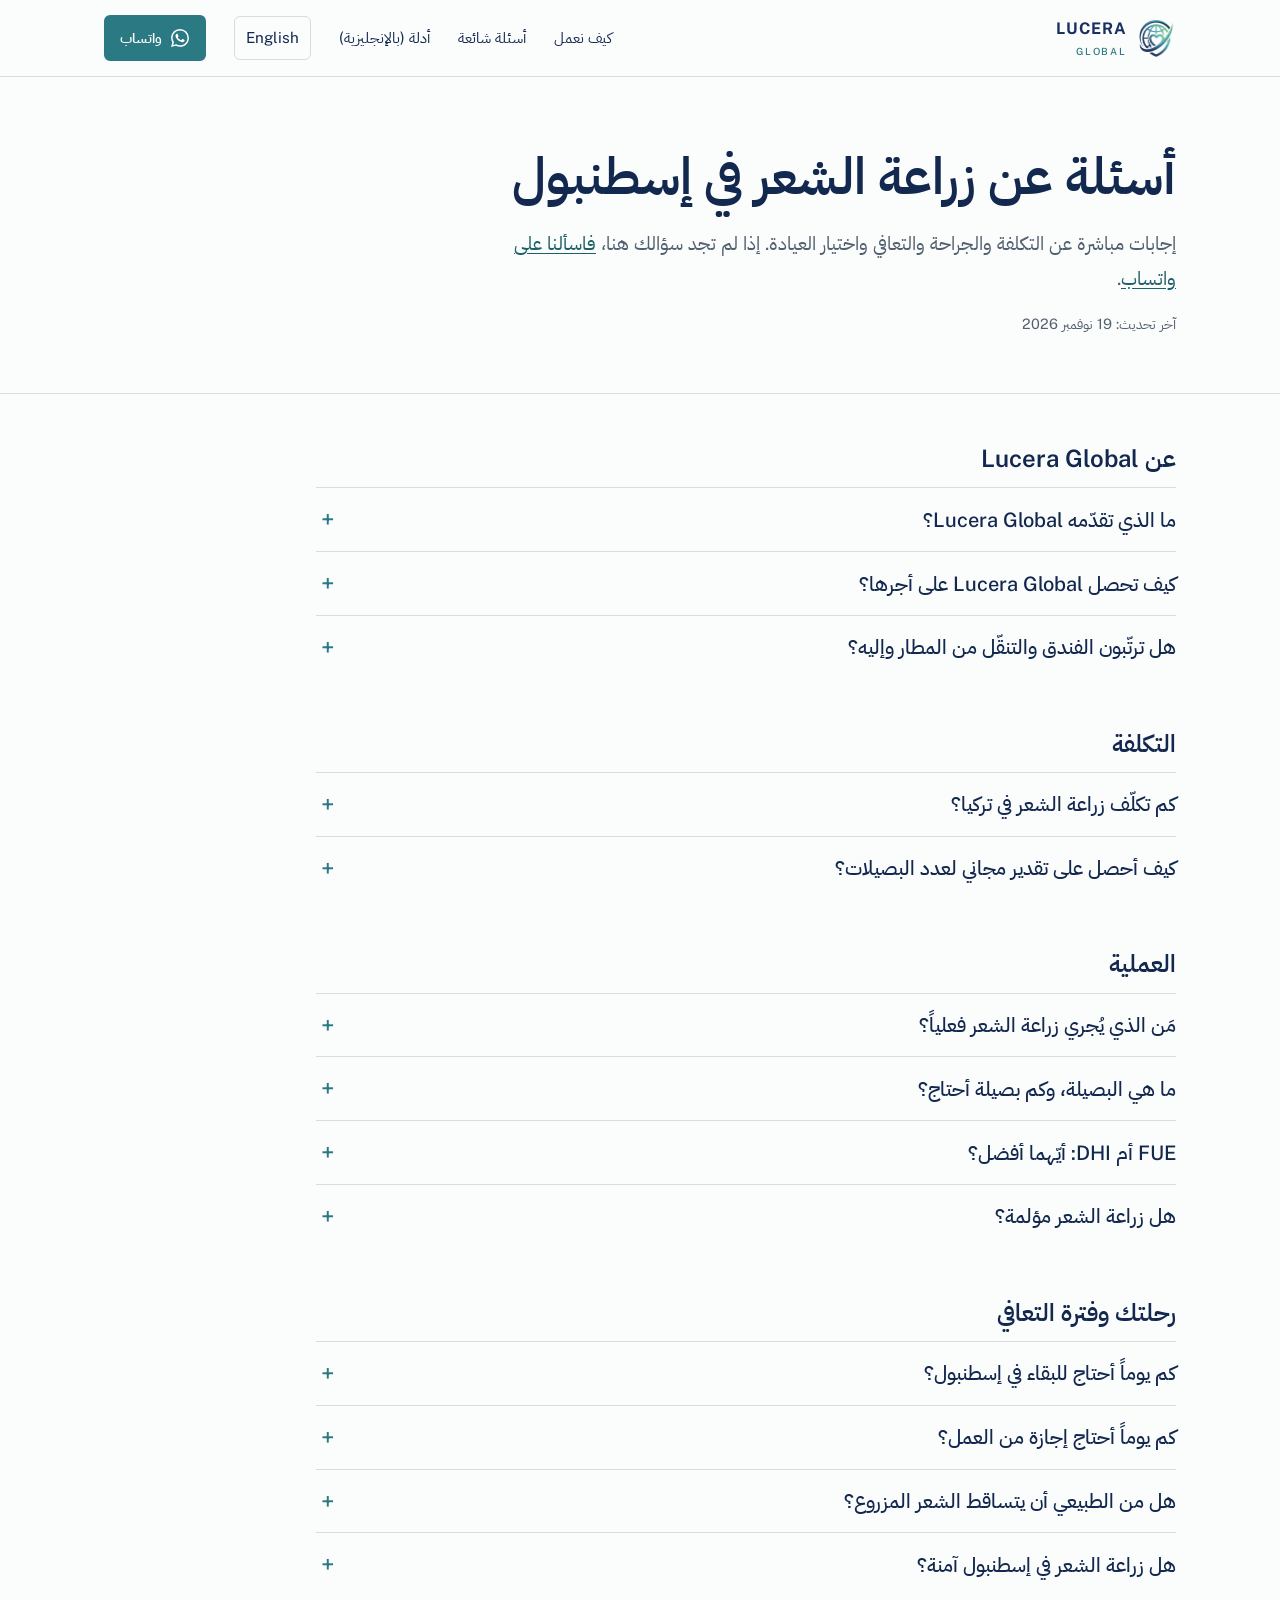
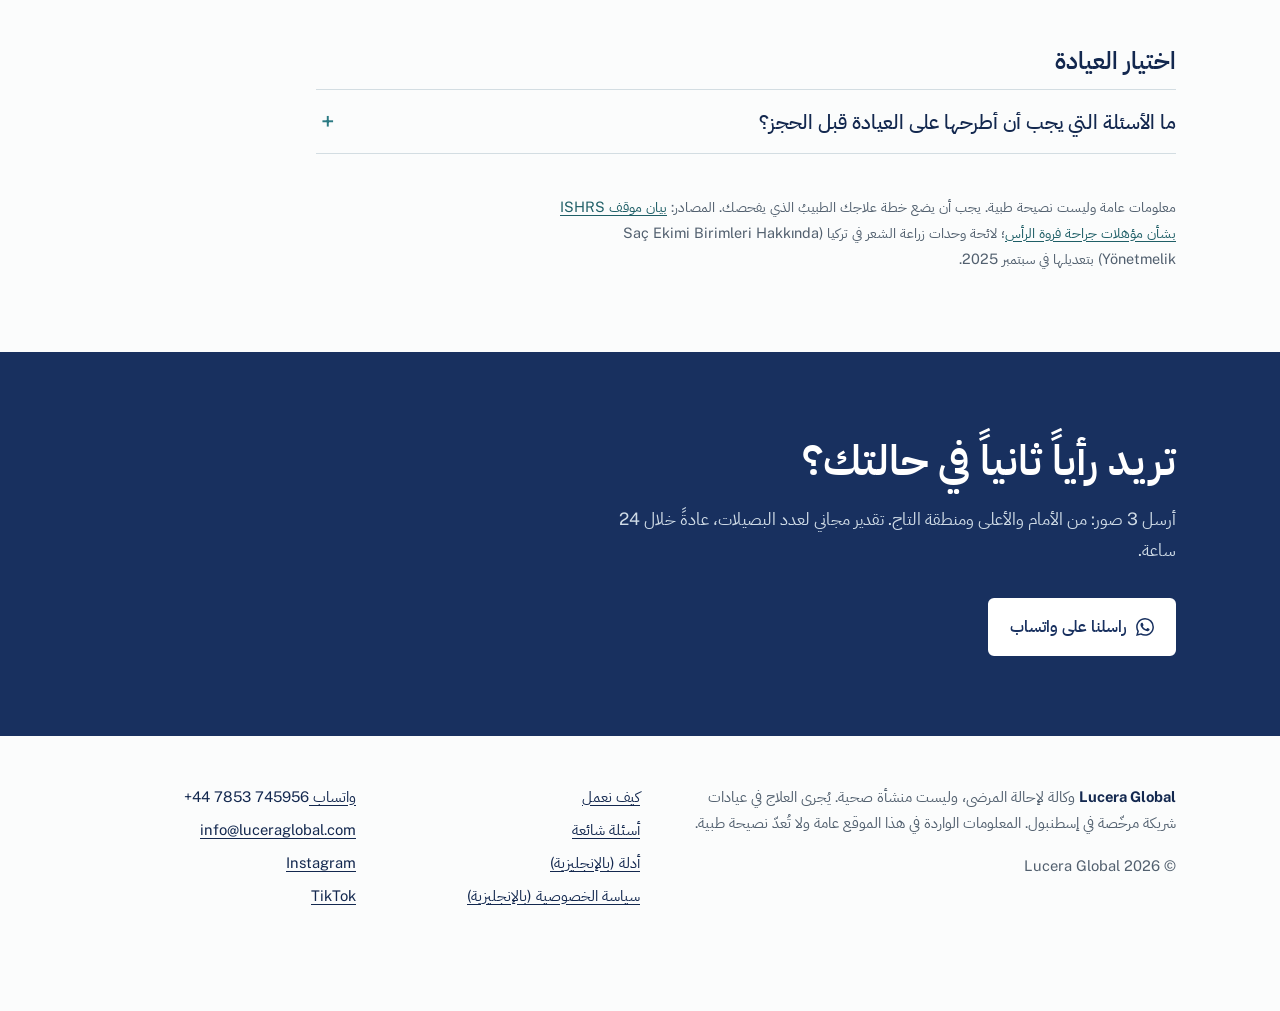
<file: ar/faq.html>
<!DOCTYPE html>
<html lang="ar" dir="rtl">
<head>
<meta charset="UTF-8">
<meta name="viewport" content="width=device-width, initial-scale=1">
<title>أسئلة شائعة عن زراعة الشعر في إسطنبول | Lucera Global</title>
<meta name="description" content="إجابات صادقة عن زراعة الشعر في إسطنبول: التكلفة، ومَن يُجري الجراحة، والبصيلات، وFUE مقابل DHI، والتعافي، والتساقط، وكيفية اختيار العيادة.">
<link rel="canonical" href="https://www.luceraglobal.com/ar/faq">
<link rel="alternate" hreflang="en" href="https://www.luceraglobal.com/faq">
<link rel="alternate" hreflang="ar" href="https://www.luceraglobal.com/ar/faq">
<link rel="alternate" hreflang="x-default" href="https://www.luceraglobal.com/faq">
<meta property="og:title" content="أسئلة شائعة عن زراعة الشعر في إسطنبول | Lucera Global">
<meta property="og:description" content="إجابات صادقة عن زراعة الشعر في إسطنبول: التكلفة، ومَن يُجري الجراحة، والبصيلات، وFUE مقابل DHI، والتعافي، والتساقط، وكيفية اختيار العيادة.">
<meta property="og:url" content="https://www.luceraglobal.com/ar/faq">
<meta property="og:type" content="website">
<meta property="og:locale" content="ar_AR">
<meta property="og:image" content="https://www.luceraglobal.com/images/logo.png">
<meta name="theme-color" content="#18305f">
<link rel="icon" href="/favicon.ico" sizes="48x48">
<link rel="icon" href="/favicon-96.png" type="image/png" sizes="96x96">
<link rel="icon" href="/icon-192.png" type="image/png" sizes="192x192">
<link rel="apple-touch-icon" href="/apple-touch-icon.png">
<link rel="preload" href="/fonts/ibm-plex-sans-arabic-arabic-400-normal.woff2" as="font" type="font/woff2" crossorigin>
<link rel="stylesheet" href="/assets/site.css">
<script type="application/ld+json">{"@context": "https://schema.org", "@type": "Organization", "name": "Lucera Global", "url": "https://www.luceraglobal.com/", "logo": "https://www.luceraglobal.com/images/logo.png", "description": "Patient-referral agency that helps international patients choose a licensed hair transplant clinic in Istanbul. Not a health facility.", "email": "info@luceraglobal.com", "telephone": "+44 7853 745956", "areaServed": "Worldwide", "sameAs": ["https://instagram.com/luceraglobal", "https://tiktok.com/@luceraglobal"], "contactPoint": {"@type": "ContactPoint", "telephone": "+44 7853 745956", "contactType": "customer service", "availableLanguage": ["English", "Turkish"]}}</script>
<script type="application/ld+json">{"@context": "https://schema.org", "@type": "FAQPage", "inLanguage": "ar", "mainEntity": [{"@type": "Question", "name": "ما الذي تقدّمه Lucera Global؟", "acceptedAnswer": {"@type": "Answer", "text": "Lucera Global وكالة لإحالة المرضى الراغبين في زراعة الشعر في إسطنبول. نراجع صورك، ونعطيك تقديراً مجانياً لعدد البصيلات، ونساعدك على المقارنة بين العيادات، ونجيب عن أسئلتك قبل الحجز. أمّا العملية نفسها فتُجرى في إحدى عياداتنا الشريكة المرخّصة. Lucera Global ليست منشأة صحية ولا تقدّم علاجاً طبياً. نبقى على تواصل معك عبر واتساب قبل رحلتك وأثناءها وبعدها."}}, {"@type": "Question", "name": "كيف تحصل Lucera Global على أجرها؟", "acceptedAnswer": {"@type": "Answer", "text": "تدفع لنا العيادات الشريكة رسوم إحالة عندما يُجري المريض الذي أحلناه إليها العلاج. وتدفع أنت السعر نفسه الذي كنت ستدفعه لو حجزت مع العيادة مباشرة، فأتعابنا لا تُضاف أبداً إلى فاتورتك. نرسل لك السعر الكامل وما يشمله كتابياً قبل الحجز، ولا تدفع لنا شيئاً مقابل الاستشارة أو تقدير البصيلات."}}, {"@type": "Question", "name": "هل ترتّبون الفندق والتنقّل من المطار وإليه؟", "acceptedAnswer": {"@type": "Answer", "text": "الفندق والتنقّل ترتّبهما العيادة الشريكة ضمن باقتها. وتختلف محتويات الباقات، لذلك نرسل لك القائمة الكاملة كتابياً قبل الحجز، بما في ذلك الفندق والتنقّل والأدوية والرعاية بعد العملية."}}, {"@type": "Question", "name": "كم تكلّف زراعة الشعر في تركيا؟", "acceptedAnswer": {"@type": "Answer", "text": "يعتمد السعر على عدد البصيلات التي تحتاجها، والتقنية، والعيادة. بدلاً من قائمة أسعار، نعطيك عرض سعر شخصياً بعد الاطلاع على صورك. الأسعار المنخفضة جداً تستحق التدقيق: اسأل مَن يقوم بكل خطوة جراحية، وما الذي تشمله الباقة فعلاً، قبل أن تقارن بين العروض."}}, {"@type": "Question", "name": "كيف أحصل على تقدير مجاني لعدد البصيلات؟", "acceptedAnswer": {"@type": "Answer", "text": "أرسل لنا 3 صور واضحة لرأسك (من الأمام، ومن الأعلى، ومنطقة التاج) عبر واتساب. نردّ عليك بتقدير لعدد البصيلات وعرض سعر مكتوب، عادةً خلال 24 ساعة. دون أي التزام."}}, {"@type": "Question", "name": "مَن الذي يُجري زراعة الشعر فعلياً؟", "acceptedAnswer": {"@type": "Answer", "text": "تَعُدّ الجمعية الدولية لجراحة استعادة الشعر (ISHRS) ثلاث خطوات عملاً جراحياً يجب أن يُجريه طبيب مرخّص: تصميم خط الشعر، واستخراج البصيلات، وفتح القنوات في منطقة الزراعة. وفي تركيا، لا تسمح لائحة وحدات زراعة الشعر (المعدّلة في سبتمبر/أيلول 2025) بفتح القنوات إلا للأطباء المعتمدين، بينما يجوز للكوادر الصحية المعتمدة استخراج البصيلات وزرعها تحت إشراف الطبيب. قبل أن تحجز في أي عيادة، اسأل عن اسم مَن سيقوم بكل خطوة."}}, {"@type": "Question", "name": "ما هي البصيلة، وكم بصيلة أحتاج؟", "acceptedAnswer": {"@type": "Answer", "text": "البصيلة (أو الوحدة الجريبية) مجموعة طبيعية صغيرة تضم عادةً من شعرة إلى 4 شعرات. لذلك فإن 3,000 بصيلة لا تعني 3,000 شعرة، بل عدداً أكبر من الشعرات بعدة آلاف عادةً. ويعتمد العدد الذي تحتاجه على المساحة المطلوب تغطيتها، ونمط تساقط شعرك، وما تستطيع المنطقة المانحة توفيره بأمان. مخزون المنطقة المانحة محدود، لذلك تحتفظ الخطة الجيدة بجزء منه للمستقبل."}}, {"@type": "Question", "name": "FUE أم DHI: أيّهما أفضل؟", "acceptedAnswer": {"@type": "Answer", "text": "تبدأ التقنيتان بالطريقة نفسها: تُستخرج البصيلات واحدة تلو الأخرى من المنطقة المانحة (استخراج FUE). يكمن الفرق في طريقة الزرع. في تقنية FUE التقليدية تُفتح القنوات أولاً ثم توضع البصيلات فيها، أمّا في DHI فتُحمَّل البصيلات في قلم خاص (قلم تشوي) يفتح موضع البصيلة ويزرعها في خطوة واحدة. لا توجد تقنية أفضل للجميع، فمهارة الجرّاح وتخطيطه أهم من اسم التقنية."}}, {"@type": "Question", "name": "هل زراعة الشعر مؤلمة؟", "acceptedAnswer": {"@type": "Answer", "text": "تُجرى العملية تحت التخدير الموضعي، لذا فإن أكثر ما يُزعج هو وخز إبر التخدير في البداية. يصف معظم المرضى ألماً خفيفاً وشعوراً بالشدّ لبضعة أيام بعد العملية، ويُخفَّف ذلك بالأدوية التي تصفها العيادة."}}, {"@type": "Question", "name": "كم يوماً أحتاج للبقاء في إسطنبول؟", "acceptedAnswer": {"@type": "Answer", "text": "عادةً من 3 إلى 4 أيام: الوصول والاستشارة، ثم يوم العملية، ثم مراجعة مع الغسلة الأولى قبل عودتك. وتؤكّد العيادة الجدول الدقيق لحالتك."}}, {"@type": "Question", "name": "كم يوماً أحتاج إجازة من العمل؟", "acceptedAnswer": {"@type": "Answer", "text": "يعود كثيرون إلى العمل المكتبي بعد نحو أسبوع. وتزول القشور ويخفّ الاحمرار عادةً خلال 7 إلى 10 أيام. تجنّب التمارين الشاقة والسباحة وتعريض فروة الرأس للشمس مباشرة طوال المدة التي تنصح بها عيادتك."}}, {"@type": "Question", "name": "هل من الطبيعي أن يتساقط الشعر المزروع؟", "acceptedAnswer": {"@type": "Answer", "text": "نعم. يتساقط معظم الشعر المزروع خلال الأسابيع الأولى، بينما تبقى البصيلات في مكانها. يبدأ الشعر الجديد بالنمو عادةً في الشهر الثالث أو الرابع، وتظهر النتيجة النهائية عادةً بعد 12 إلى 18 شهراً."}}, {"@type": "Question", "name": "هل زراعة الشعر في إسطنبول آمنة؟", "acceptedAnswer": {"@type": "Answer", "text": "في إسطنبول عيادات كثيرة مرخّصة وذات خبرة، لكن زراعة الشعر، مثل أي جراحة، تنطوي على مخاطر، وتتفاوت الجودة بين العيادات. اختر عيادة مرخّصة يخطّط فيها طبيب لحالتك ويقوم بالخطوات الجراحية، واطّلع على نتائج حقيقية لمرضى الطبيب نفسه، واحصل على كل ما يشمله العرض كتابياً. لا يمكن لأي عيادة صادقة أن تضمن نموّ الشعر بنسبة 100%."}}, {"@type": "Question", "name": "ما الأسئلة التي يجب أن أطرحها على العيادة قبل الحجز؟", "acceptedAnswer": {"@type": "Answer", "text": "مَن يصمّم خط شعري، ومَن يستخرج البصيلات، ومَن يفتح القنوات؟ كم عملية يُجري الطبيب في يوم عمليتي؟ هل سألتقي بالطبيب قبل العملية؟ مَن قدّر عدد البصيلات التي أحتاجها؟ كم سيتبقّى لي من المنطقة المانحة للمستقبل؟ ما الذي يشمله السعر بالضبط؟ ماذا يحدث إذا احتجت إلى جلسة تصحيحية؟ هل يمكنني رؤية نتائج حقيقية لمرضى هذا الطبيب بعد 12 شهراً من العملية؟ إذا تهرّبت العيادة من هذه الأسئلة، فهذا بحدّ ذاته جواب."}}]}</script>
</head>
<body>
<a class="skip" href="#main">انتقل إلى المحتوى</a>
<header class="site-head">
  <div class="wrap">
    <a class="brand" href="/ar/" aria-label="الصفحة الرئيسية لـ Lucera Global"><img src="/images/mark.png" alt="" width="38" height="40"><span>LUCERA<small>GLOBAL</small></span></a>
    <nav class="site-nav" aria-label="Main">
      <a class="navlink" href="/ar/#how-it-works">كيف نعمل</a>
      <a class="navlink" href="/ar/faq">أسئلة شائعة</a>
      <a class="navlink" href="/blog">أدلة (بالإنجليزية)</a>
      <a class="lang" href="/faq" lang="en" hreflang="en">English</a>
      <a class="btn small" href="https://wa.me/447853745956" target="_blank" rel="noopener"><svg viewBox="0 0 24 24" aria-hidden="true"><path d="M17.472 14.382c-.297-.149-1.758-.867-2.03-.967-.273-.099-.471-.148-.67.15-.197.297-.767.966-.94 1.164-.173.199-.347.223-.644.075-.297-.15-1.255-.463-2.39-1.475-.883-.788-1.48-1.761-1.653-2.059-.173-.297-.018-.458.13-.606.134-.133.298-.347.446-.52.149-.174.198-.298.298-.497.099-.198.05-.371-.025-.52-.075-.149-.669-1.612-.916-2.207-.242-.579-.487-.5-.669-.51-.173-.008-.371-.01-.57-.01-.198 0-.52.074-.792.372-.272.297-1.04 1.016-1.04 2.479 0 1.462 1.065 2.875 1.213 3.074.149.198 2.096 3.2 5.077 4.487.709.306 1.262.489 1.694.625.712.227 1.36.195 1.871.118.571-.085 1.758-.719 2.006-1.413.248-.694.248-1.289.173-1.413-.074-.124-.272-.198-.57-.347m-5.421 7.403h-.004a9.87 9.87 0 01-5.031-1.378l-.361-.214-3.741.982.998-3.648-.235-.374a9.86 9.86 0 01-1.51-5.26c.001-5.45 4.436-9.884 9.888-9.884 2.64 0 5.122 1.03 6.988 2.898a9.825 9.825 0 012.893 6.994c-.003 5.45-4.437 9.884-9.885 9.884m8.413-18.297A11.815 11.815 0 0012.05 0C5.495 0 .16 5.335.157 11.892c0 2.096.547 4.142 1.588 5.945L.057 24l6.305-1.654a11.882 11.882 0 005.683 1.448h.005c6.554 0 11.89-5.335 11.893-11.893a11.821 11.821 0 00-3.48-8.413z"/></svg>واتساب</a>
    </nav>
  </div>
</header>

<main id="main">
<div class="page-head"><div class="wrap">
  <h1>أسئلة عن زراعة الشعر في إسطنبول</h1>
  <p class="lead">إجابات مباشرة عن التكلفة والجراحة والتعافي واختيار العيادة. إذا لم تجد سؤالك هنا، <a href="https://wa.me/447853745956">فاسألنا على واتساب</a>.</p>
  <p class="fine">آخر تحديث: 19 نوفمبر 2026</p>
</div></div>
<div class="wrap" style="padding-bottom:4rem"><div class="faq-list" style="max-width:860px">
<h2 class="group">عن Lucera Global</h2>
<details id="q1"><summary>ما الذي تقدّمه Lucera Global؟</summary><p>Lucera Global وكالة لإحالة المرضى الراغبين في زراعة الشعر في إسطنبول. نراجع صورك، ونعطيك تقديراً مجانياً لعدد البصيلات، ونساعدك على المقارنة بين العيادات، ونجيب عن أسئلتك قبل الحجز. أمّا العملية نفسها فتُجرى في إحدى عياداتنا الشريكة المرخّصة. Lucera Global ليست منشأة صحية ولا تقدّم علاجاً طبياً. نبقى على تواصل معك عبر واتساب قبل رحلتك وأثناءها وبعدها.</p></details>
<details id="q2"><summary>كيف تحصل Lucera Global على أجرها؟</summary><p>تدفع لنا العيادات الشريكة رسوم إحالة عندما يُجري المريض الذي أحلناه إليها العلاج. وتدفع أنت السعر نفسه الذي كنت ستدفعه لو حجزت مع العيادة مباشرة، فأتعابنا لا تُضاف أبداً إلى فاتورتك. نرسل لك السعر الكامل وما يشمله كتابياً قبل الحجز، ولا تدفع لنا شيئاً مقابل الاستشارة أو تقدير البصيلات.</p></details>
<details id="q3"><summary>هل ترتّبون الفندق والتنقّل من المطار وإليه؟</summary><p>الفندق والتنقّل ترتّبهما العيادة الشريكة ضمن باقتها. وتختلف محتويات الباقات، لذلك نرسل لك القائمة الكاملة كتابياً قبل الحجز، بما في ذلك الفندق والتنقّل والأدوية والرعاية بعد العملية.</p></details>
<h2 class="group">التكلفة</h2>
<details id="q4"><summary>كم تكلّف زراعة الشعر في تركيا؟</summary><p>يعتمد السعر على عدد البصيلات التي تحتاجها، والتقنية، والعيادة. بدلاً من قائمة أسعار، نعطيك عرض سعر شخصياً بعد الاطلاع على صورك. الأسعار المنخفضة جداً تستحق التدقيق: اسأل مَن يقوم بكل خطوة جراحية، وما الذي تشمله الباقة فعلاً، قبل أن تقارن بين العروض.</p></details>
<details id="q5"><summary>كيف أحصل على تقدير مجاني لعدد البصيلات؟</summary><p>أرسل لنا 3 صور واضحة لرأسك (من الأمام، ومن الأعلى، ومنطقة التاج) عبر <a href="https://wa.me/447853745956">واتساب</a>. نردّ عليك بتقدير لعدد البصيلات وعرض سعر مكتوب، عادةً خلال 24 ساعة. دون أي التزام.</p></details>
<h2 class="group">العملية</h2>
<details id="q6"><summary>مَن الذي يُجري زراعة الشعر فعلياً؟</summary><p>تَعُدّ الجمعية الدولية لجراحة استعادة الشعر (ISHRS) ثلاث خطوات عملاً جراحياً يجب أن يُجريه طبيب مرخّص: تصميم خط الشعر، واستخراج البصيلات، وفتح القنوات في منطقة الزراعة. وفي تركيا، لا تسمح لائحة وحدات زراعة الشعر (المعدّلة في سبتمبر/أيلول 2025) بفتح القنوات إلا للأطباء المعتمدين، بينما يجوز للكوادر الصحية المعتمدة استخراج البصيلات وزرعها تحت إشراف الطبيب. قبل أن تحجز في أي عيادة، اسأل عن اسم مَن سيقوم بكل خطوة.</p></details>
<details id="q7"><summary>ما هي البصيلة، وكم بصيلة أحتاج؟</summary><p>البصيلة (أو الوحدة الجريبية) مجموعة طبيعية صغيرة تضم عادةً من شعرة إلى 4 شعرات. لذلك فإن 3,000 بصيلة لا تعني 3,000 شعرة، بل عدداً أكبر من الشعرات بعدة آلاف عادةً. ويعتمد العدد الذي تحتاجه على المساحة المطلوب تغطيتها، ونمط تساقط شعرك، وما تستطيع المنطقة المانحة توفيره بأمان. مخزون المنطقة المانحة محدود، لذلك تحتفظ الخطة الجيدة بجزء منه للمستقبل.</p></details>
<details id="q8"><summary>FUE أم DHI: أيّهما أفضل؟</summary><p>تبدأ التقنيتان بالطريقة نفسها: تُستخرج البصيلات واحدة تلو الأخرى من المنطقة المانحة (استخراج FUE). يكمن الفرق في طريقة الزرع. في تقنية FUE التقليدية تُفتح القنوات أولاً ثم توضع البصيلات فيها، أمّا في DHI فتُحمَّل البصيلات في قلم خاص (قلم تشوي) يفتح موضع البصيلة ويزرعها في خطوة واحدة. لا توجد تقنية أفضل للجميع، فمهارة الجرّاح وتخطيطه أهم من اسم التقنية.</p></details>
<details id="q9"><summary>هل زراعة الشعر مؤلمة؟</summary><p>تُجرى العملية تحت التخدير الموضعي، لذا فإن أكثر ما يُزعج هو وخز إبر التخدير في البداية. يصف معظم المرضى ألماً خفيفاً وشعوراً بالشدّ لبضعة أيام بعد العملية، ويُخفَّف ذلك بالأدوية التي تصفها العيادة.</p></details>
<h2 class="group">رحلتك وفترة التعافي</h2>
<details id="q10"><summary>كم يوماً أحتاج للبقاء في إسطنبول؟</summary><p>عادةً من 3 إلى 4 أيام: الوصول والاستشارة، ثم يوم العملية، ثم مراجعة مع الغسلة الأولى قبل عودتك. وتؤكّد العيادة الجدول الدقيق لحالتك.</p></details>
<details id="q11"><summary>كم يوماً أحتاج إجازة من العمل؟</summary><p>يعود كثيرون إلى العمل المكتبي بعد نحو أسبوع. وتزول القشور ويخفّ الاحمرار عادةً خلال 7 إلى 10 أيام. تجنّب التمارين الشاقة والسباحة وتعريض فروة الرأس للشمس مباشرة طوال المدة التي تنصح بها عيادتك.</p></details>
<details id="q12"><summary>هل من الطبيعي أن يتساقط الشعر المزروع؟</summary><p>نعم. يتساقط معظم الشعر المزروع خلال الأسابيع الأولى، بينما تبقى البصيلات في مكانها. يبدأ الشعر الجديد بالنمو عادةً في الشهر الثالث أو الرابع، وتظهر النتيجة النهائية عادةً بعد 12 إلى 18 شهراً.</p></details>
<details id="q13"><summary>هل زراعة الشعر في إسطنبول آمنة؟</summary><p>في إسطنبول عيادات كثيرة مرخّصة وذات خبرة، لكن زراعة الشعر، مثل أي جراحة، تنطوي على مخاطر، وتتفاوت الجودة بين العيادات. اختر عيادة مرخّصة يخطّط فيها طبيب لحالتك ويقوم بالخطوات الجراحية، واطّلع على نتائج حقيقية لمرضى الطبيب نفسه، واحصل على كل ما يشمله العرض كتابياً. لا يمكن لأي عيادة صادقة أن تضمن نموّ الشعر بنسبة 100%.</p></details>
<h2 class="group">اختيار العيادة</h2>
<details id="q14"><summary>ما الأسئلة التي يجب أن أطرحها على العيادة قبل الحجز؟</summary><p>مَن يصمّم خط شعري، ومَن يستخرج البصيلات، ومَن يفتح القنوات؟ كم عملية يُجري الطبيب في يوم عمليتي؟ هل سألتقي بالطبيب قبل العملية؟ مَن قدّر عدد البصيلات التي أحتاجها؟ كم سيتبقّى لي من المنطقة المانحة للمستقبل؟ ما الذي يشمله السعر بالضبط؟ ماذا يحدث إذا احتجت إلى جلسة تصحيحية؟ هل يمكنني رؤية نتائج حقيقية لمرضى هذا الطبيب بعد 12 شهراً من العملية؟ إذا تهرّبت العيادة من هذه الأسئلة، فهذا بحدّ ذاته جواب.</p></details>
<p class="fine" style="margin-top:2.5rem">معلومات عامة وليست نصيحة طبية. يجب أن يضع خطة علاجك الطبيبُ الذي يفحصك.
المصادر: <a href="https://ishrs.org/ishrs-position-statement-on-qualifications-for-scalp-surgery/" hreflang="en">بيان موقف ISHRS بشأن مؤهلات جراحة فروة الرأس</a>؛
لائحة وحدات زراعة الشعر في تركيا (Saç Ekimi Birimleri Hakkında Yönetmelik) بتعديلها في سبتمبر 2025.</p>
</div></div>
<section class="closing"><div class="wrap">
  <h2>تريد رأياً ثانياً في حالتك؟</h2>
  <p>أرسل 3 صور: من الأمام والأعلى ومنطقة التاج. تقدير مجاني لعدد البصيلات، عادةً خلال 24 ساعة.</p>
  <a class="btn" href="https://wa.me/447853745956" target="_blank" rel="noopener"><svg viewBox="0 0 24 24" aria-hidden="true"><path d="M17.472 14.382c-.297-.149-1.758-.867-2.03-.967-.273-.099-.471-.148-.67.15-.197.297-.767.966-.94 1.164-.173.199-.347.223-.644.075-.297-.15-1.255-.463-2.39-1.475-.883-.788-1.48-1.761-1.653-2.059-.173-.297-.018-.458.13-.606.134-.133.298-.347.446-.52.149-.174.198-.298.298-.497.099-.198.05-.371-.025-.52-.075-.149-.669-1.612-.916-2.207-.242-.579-.487-.5-.669-.51-.173-.008-.371-.01-.57-.01-.198 0-.52.074-.792.372-.272.297-1.04 1.016-1.04 2.479 0 1.462 1.065 2.875 1.213 3.074.149.198 2.096 3.2 5.077 4.487.709.306 1.262.489 1.694.625.712.227 1.36.195 1.871.118.571-.085 1.758-.719 2.006-1.413.248-.694.248-1.289.173-1.413-.074-.124-.272-.198-.57-.347m-5.421 7.403h-.004a9.87 9.87 0 01-5.031-1.378l-.361-.214-3.741.982.998-3.648-.235-.374a9.86 9.86 0 01-1.51-5.26c.001-5.45 4.436-9.884 9.888-9.884 2.64 0 5.122 1.03 6.988 2.898a9.825 9.825 0 012.893 6.994c-.003 5.45-4.437 9.884-9.885 9.884m8.413-18.297A11.815 11.815 0 0012.05 0C5.495 0 .16 5.335.157 11.892c0 2.096.547 4.142 1.588 5.945L.057 24l6.305-1.654a11.882 11.882 0 005.683 1.448h.005c6.554 0 11.89-5.335 11.893-11.893a11.821 11.821 0 00-3.48-8.413z"/></svg>راسلنا على واتساب</a>
</div></section>
</main>
<footer class="site-foot">
  <div class="wrap">
    <div>
      <p><strong>Lucera Global</strong> وكالة لإحالة المرضى، وليست منشأة صحية. يُجرى العلاج في عيادات شريكة مرخّصة في إسطنبول. المعلومات الواردة في هذا الموقع عامة ولا تُعدّ نصيحة طبية.</p>
      <p>© 2026 Lucera Global</p>
    </div>
    <ul>
      <li><a href="/ar/#how-it-works">كيف نعمل</a></li>
      <li><a href="/ar/faq">أسئلة شائعة</a></li>
      <li><a href="/blog">أدلة (بالإنجليزية)</a></li>
      <li><a href="/privacy">سياسة الخصوصية (بالإنجليزية)</a></li>
    </ul>
    <ul>
      <li><a href="https://wa.me/447853745956" target="_blank" rel="noopener">واتساب <span class="phone">+44 7853 745956</span></a></li>
      <li><a href="mailto:info@luceraglobal.com">info@luceraglobal.com</a></li>
      <li><a href="https://instagram.com/luceraglobal" target="_blank" rel="noopener">Instagram</a></li>
      <li><a href="https://tiktok.com/@luceraglobal" target="_blank" rel="noopener">TikTok</a></li>
    </ul>
  </div>
</footer>
<a class="btn mobile-cta" href="https://wa.me/447853745956" target="_blank" rel="noopener"><svg viewBox="0 0 24 24" aria-hidden="true"><path d="M17.472 14.382c-.297-.149-1.758-.867-2.03-.967-.273-.099-.471-.148-.67.15-.197.297-.767.966-.94 1.164-.173.199-.347.223-.644.075-.297-.15-1.255-.463-2.39-1.475-.883-.788-1.48-1.761-1.653-2.059-.173-.297-.018-.458.13-.606.134-.133.298-.347.446-.52.149-.174.198-.298.298-.497.099-.198.05-.371-.025-.52-.075-.149-.669-1.612-.916-2.207-.242-.579-.487-.5-.669-.51-.173-.008-.371-.01-.57-.01-.198 0-.52.074-.792.372-.272.297-1.04 1.016-1.04 2.479 0 1.462 1.065 2.875 1.213 3.074.149.198 2.096 3.2 5.077 4.487.709.306 1.262.489 1.694.625.712.227 1.36.195 1.871.118.571-.085 1.758-.719 2.006-1.413.248-.694.248-1.289.173-1.413-.074-.124-.272-.198-.57-.347m-5.421 7.403h-.004a9.87 9.87 0 01-5.031-1.378l-.361-.214-3.741.982.998-3.648-.235-.374a9.86 9.86 0 01-1.51-5.26c.001-5.45 4.436-9.884 9.888-9.884 2.64 0 5.122 1.03 6.988 2.898a9.825 9.825 0 012.893 6.994c-.003 5.45-4.437 9.884-9.885 9.884m8.413-18.297A11.815 11.815 0 0012.05 0C5.495 0 .16 5.335.157 11.892c0 2.096.547 4.142 1.588 5.945L.057 24l6.305-1.654a11.882 11.882 0 005.683 1.448h.005c6.554 0 11.89-5.335 11.893-11.893a11.821 11.821 0 00-3.48-8.413z"/></svg>أرسل 3 صور لتقدير مجاني</a>
</body>
</html>
</file>
<file: assets/site.css>
/* Lucera Global — shared styles. Palette from the logo (navy + teal). Fonts self-hosted (no third-party requests). */
@font-face{font-family:"Newsreader";src:url("/fonts/newsreader-latin-opsz-normal.woff2") format("woff2");font-weight:200 800;font-style:normal;font-display:swap}
@font-face{font-family:"IBM Plex Sans Arabic";src:url("/fonts/ibm-plex-sans-arabic-arabic-400-normal.woff2") format("woff2");font-weight:400;font-display:swap;unicode-range:U+0600-06FF,U+0750-077F,U+08A0-08FF,U+FB50-FDFF,U+FE70-FEFF}
@font-face{font-family:"IBM Plex Sans Arabic";src:url("/fonts/ibm-plex-sans-arabic-arabic-500-normal.woff2") format("woff2");font-weight:500;font-display:swap;unicode-range:U+0600-06FF,U+0750-077F,U+08A0-08FF,U+FB50-FDFF,U+FE70-FEFF}
@font-face{font-family:"IBM Plex Sans Arabic";src:url("/fonts/ibm-plex-sans-arabic-arabic-600-normal.woff2") format("woff2");font-weight:600;font-display:swap;unicode-range:U+0600-06FF,U+0750-077F,U+08A0-08FF,U+FB50-FDFF,U+FE70-FEFF}
@font-face{font-family:"Public Sans";src:url("/fonts/public-sans-latin-wght-normal.woff2") format("woff2");font-weight:100 900;font-style:normal;font-display:swap}

:root{
  --ink:#13284f;      /* text, logo navy */
  --navy:#18305f;
  --teal:#2b7a83;     /* actions, links */
  --teal-dark:#1f5f67;
  --teal-soft:#e1efef;
  --paper:#fbfcfc;
  --mist:#eef3f5;
  --line:#d3dde2;
  --muted:#52606f;
  --serif:"Newsreader",Georgia,"Times New Roman",serif;
  --sans:"Public Sans",system-ui,-apple-system,"Segoe UI",sans-serif;
  --wrap:1120px;
}
*,*::before,*::after{box-sizing:border-box}
html{-webkit-text-size-adjust:100%}
body{margin:0;background:var(--paper);color:var(--ink);font-family:var(--sans);font-size:1.0625rem;line-height:1.6}
img{max-width:100%;display:block}
a{color:var(--teal-dark);text-underline-offset:.18em}
a:hover{color:var(--ink)}
:focus-visible{outline:3px solid var(--teal);outline-offset:3px;border-radius:2px}
h1,h2,h3{font-family:var(--serif);font-weight:500;line-height:1.12;letter-spacing:-.01em;margin:0;font-variation-settings:"opsz" 72}
h1{font-size:clamp(2.3rem,5.2vw,3.9rem)}
h2{font-size:clamp(1.8rem,3.4vw,2.6rem)}
h3{font-size:1.35rem;font-variation-settings:"opsz" 24;line-height:1.25}
p{margin:0 0 1rem}
.wrap{max-width:var(--wrap);margin:0 auto;padding:0 1.5rem}
.skip{position:absolute;inset-inline-start:1rem;top:0;transform:translateY(-120%);background:var(--ink);color:#fff;padding:.6rem 1rem;z-index:50}
.skip:focus{transform:none}

/* header */
.site-head{border-bottom:1px solid var(--line);background:var(--paper)}
.site-head .wrap{display:flex;align-items:center;justify-content:space-between;gap:1.5rem;min-height:76px}
.brand{display:flex;align-items:center;gap:.7rem;text-decoration:none;color:var(--navy)}
.brand img{width:38px;height:auto}
.brand span{font-weight:700;letter-spacing:.06em;font-size:1rem}
.brand small{display:block;font-weight:500;letter-spacing:.18em;font-size:.62rem;color:var(--teal)}
.site-nav{display:flex;gap:1.75rem;align-items:center}
.site-nav a{color:var(--ink);text-decoration:none;font-size:.95rem}
.site-nav a:hover{text-decoration:underline}
@media(max-width:820px){.site-nav .navlink{display:none}}

/* buttons */
.btn{display:inline-flex;align-items:center;gap:.55rem;background:var(--teal);color:#fff;text-decoration:none;font-weight:600;font-size:.98rem;padding:.8rem 1.25rem;border-radius:6px;border:2px solid var(--teal)}
.btn:hover{background:var(--teal-dark);border-color:var(--teal-dark);color:#fff}
.btn svg{width:18px;height:18px;fill:currentColor;flex-shrink:0}
.btn.ghost{background:transparent;color:var(--ink);border-color:var(--line)}
.btn.ghost:hover{border-color:var(--ink);background:transparent;color:var(--ink)}
.btn.small{padding:.5rem .9rem;font-size:.9rem}

/* sections */
section{padding:5rem 0}
section+section{border-top:1px solid var(--line)}
.lead{font-size:1.2rem;color:var(--muted);max-width:36em}
.measure{max-width:40em}
.split{display:grid;grid-template-columns:minmax(0,5fr) minmax(0,7fr);gap:3.5rem;align-items:start}
@media(max-width:900px){.split{grid-template-columns:1fr;gap:2rem}section{padding:3.5rem 0}}

/* hero */
.hero{padding:4.5rem 0 4rem}
.hero .wrap{display:grid;grid-template-columns:minmax(0,7fr) minmax(0,5fr);gap:3rem;align-items:center}
.hero h1{margin-bottom:1.4rem;max-width:13em}
.hero .lead{margin-bottom:2rem}
.hero-actions{display:flex;flex-wrap:wrap;gap:.8rem;align-items:center}
.hero-note{margin-top:1rem;font-size:.92rem;color:var(--muted)}
.photos{background:var(--mist);border-radius:10px;padding:1.6rem 1.4rem 1.3rem}
.photos-row{display:grid;grid-template-columns:repeat(3,1fr);gap:.8rem}
.photos figure{margin:0;text-align:center}
.photos svg{width:100%;height:auto;background:#fff;border-radius:8px;border:1px solid var(--line)}
.photos figcaption{margin-top:.5rem;font-weight:600;font-size:.92rem}
.photos p{margin:1.1rem 0 0;font-size:.95rem;color:var(--muted)}
@media(max-width:900px){.hero .wrap{grid-template-columns:1fr}.hero{padding:3rem 0}}

/* do / don't */
.ledger{display:grid;grid-template-columns:1fr 1fr;gap:2.5rem;margin-top:2.5rem}
.ledger h3{margin-bottom:1rem}
.ledger ul{list-style:none;margin:0;padding:0}
.ledger li{padding-block:.85rem;padding-inline:2rem 0;border-top:1px solid var(--line);position:relative}
.ledger li::before{position:absolute;inset-inline-start:0;top:.8rem;font-weight:700}
.ledger .yes li::before{content:"✓";color:var(--teal)}
.ledger .no li::before{content:"✕";color:#9a4b3c}
@media(max-width:720px){.ledger{grid-template-columns:1fr}}

/* steps (a real sequence) */
.steps{list-style:none;margin:2.5rem 0 0;padding:0;display:grid;grid-template-columns:repeat(4,1fr);gap:1.5rem;counter-reset:s}
.steps li{counter-increment:s;padding-top:1.1rem;border-top:3px solid var(--navy)}
.steps li::before{content:"Step " counter(s);display:block;font-size:.85rem;color:var(--teal-dark);font-weight:600;margin-bottom:.4rem}
.steps h3{margin-bottom:.5rem}
.steps p{color:var(--muted);font-size:.98rem}
@media(max-width:900px){.steps{grid-template-columns:1fr 1fr}}
@media(max-width:560px){.steps{grid-template-columns:1fr}}

/* questions list */
.qlist{margin:0;padding-inline-start:1.4rem;columns:2;column-gap:3rem}
.qlist li{break-inside:avoid;padding:.35rem 0 .7rem;font-family:var(--serif);font-size:1.18rem;font-variation-settings:"opsz" 20;line-height:1.35}
.qlist li::marker{color:var(--teal);font-family:var(--sans);font-size:.9rem;font-weight:600}
@media(max-width:720px){.qlist{columns:1}}

/* prices */
.prices{display:grid;grid-template-columns:1fr 1fr;gap:0;border:1px solid var(--line);border-radius:10px;overflow:hidden;margin-top:2.5rem;background:#fff}
.price{padding:2rem}
.price+.price{border-inline-start:1px solid var(--line)}
.price h3{margin-bottom:.3rem}
.price .amount{font-family:var(--serif);font-size:2.6rem;font-variation-settings:"opsz" 72;line-height:1.1;margin:.6rem 0 .2rem}
.price .amount small{font-family:var(--sans);font-size:.95rem;color:var(--muted);margin-inline-end:.35rem}
.price .terms{font-size:.92rem;color:var(--muted);margin-bottom:1.3rem}
.price ul{margin:0 0 1.5rem;padding-inline-start:1.15rem}
.price li{margin-bottom:.45rem}
.fine{font-size:.9rem;color:var(--muted);margin-top:1rem;max-width:44em}
@media(max-width:720px){.prices{grid-template-columns:1fr}.price+.price{border-inline-start:0;border-top:1px solid var(--line)}}

/* articles */
.articles{list-style:none;margin:2rem 0 0;padding:0}
.articles li{border-top:1px solid var(--line)}
.articles a{display:grid;grid-template-columns:9rem 1fr;gap:1.5rem;padding:1.4rem 0;text-decoration:none;color:var(--ink)}
.articles .kind{font-size:.9rem;color:var(--teal-dark);font-weight:600;padding-top:.3rem}
.articles h3{margin-bottom:.35rem}
.articles a:hover h3{text-decoration:underline}
.articles p{margin:0;color:var(--muted);font-size:.98rem}
@media(max-width:600px){.articles a{grid-template-columns:1fr;gap:.3rem}}

/* faq */
.faq-list details{border-top:1px solid var(--line)}
.faq-list details:last-of-type{border-bottom:1px solid var(--line)}
.faq-list summary{cursor:pointer;list-style:none;padding-block:1.15rem;padding-inline:0 2.5rem;position:relative;font-family:var(--serif);font-size:1.25rem;font-variation-settings:"opsz" 24;line-height:1.3}
.faq-list summary::-webkit-details-marker{display:none}
.faq-list summary::after{content:"+";position:absolute;inset-inline-end:.3rem;top:1rem;font-family:var(--sans);font-size:1.5rem;color:var(--teal)}
.faq-list details[open] summary::after{content:"–"}
.faq-list details p{color:var(--muted);max-width:42em;padding-bottom:.6rem}
.faq-list h2.group{font-size:1.5rem;margin:3rem 0 .8rem}

/* closing */
.closing{background:var(--navy);color:#fff}
.closing h2{color:#fff;max-width:16em;margin-bottom:1rem}
.closing p{color:#cfdbe6;max-width:34em}
.closing .btn{background:#fff;color:var(--navy);border-color:#fff;margin-top:1rem}
.closing .btn:hover{background:var(--teal-soft);border-color:var(--teal-soft);color:var(--navy)}
.closing a:not(.btn){color:#fff}

/* page header (inner pages) */
.page-head{padding:4rem 0 2.5rem;border-bottom:1px solid var(--line)}
.page-head h1{font-size:clamp(2.1rem,4.5vw,3.2rem);margin-bottom:1rem}

/* footer */
.site-foot{padding:3rem 0 6rem;font-size:.92rem;color:var(--muted)}
.site-foot .wrap{display:grid;grid-template-columns:2fr 1fr 1fr;gap:2rem}
.site-foot a{color:var(--ink)}
.site-foot ul{list-style:none;margin:0;padding:0}
.site-foot li{margin-bottom:.4rem}
.site-foot strong{color:var(--ink)}
@media(max-width:720px){.site-foot .wrap{grid-template-columns:1fr}}

/* mobile sticky action */
.mobile-cta{display:none}
@media(max-width:720px){
  .mobile-cta{display:flex;position:fixed;left:1rem;right:1rem;bottom:1rem;z-index:20;justify-content:center;box-shadow:0 6px 18px rgba(19,40,79,.25)}
}
@media(prefers-reduced-motion:reduce){*{scroll-behavior:auto!important;transition:none!important}}
.site-nav a.btn{color:#fff}

/* guides */
.guide-head .kind{color:var(--teal-dark);font-weight:600;font-size:.95rem;margin-bottom:.6rem}
.guide-head .cover{margin-top:2rem;border-radius:10px;max-height:460px;width:100%;object-fit:cover}
.guide-body{max-width:44rem;padding-top:2.5rem;padding-bottom:2rem;font-family:var(--serif);font-size:1.2rem;line-height:1.7;font-variation-settings:"opsz" 16}
.guide-body h2{font-size:1.7rem;margin:2.2rem 0 .8rem}
.guide-body h3{font-size:1.3rem;margin:1.8rem 0 .6rem}
.guide-body ul,.guide-body ol{padding-inline-start:1.3rem}
.guide-body li{margin-bottom:.4rem}
.guide-body img{border-radius:8px;margin:1.5rem 0}
.guide-body blockquote{margin:1.5rem 0;padding-left:1.2rem;border-inline-start:3px solid var(--teal);color:var(--muted)}

/* candidacy + recovery */
.plain-list{list-style:none;margin:0;padding:0}
.plain-list li{padding:1rem 0;border-top:1px solid var(--line);color:var(--muted)}
.plain-list li strong{display:block;color:var(--ink);font-family:var(--serif);font-weight:500;font-size:1.2rem;font-variation-settings:"opsz" 24;margin-bottom:.25rem}
.timeline{list-style:none;margin:2.5rem 0 0;padding:0;display:grid;grid-template-columns:repeat(6,1fr);gap:0;border-top:3px solid var(--teal)}
.timeline li{padding-block:1rem 0;padding-inline:0 1rem;position:relative}
.timeline li::before{content:"";position:absolute;top:-9px;inset-inline-start:0;width:15px;height:15px;border-radius:50%;background:var(--paper);border:3px solid var(--teal)}
.timeline span{display:block;font-family:var(--serif);font-size:1.25rem;font-variation-settings:"opsz" 24;margin:.6rem 0 .3rem}
.timeline p{font-size:.95rem;color:var(--muted)}
@media(max-width:900px){.timeline{grid-template-columns:1fr;border-top:0;border-inline-start:3px solid var(--teal);margin-inline-start:.5rem}
  .timeline li{padding-block:0 1.2rem;padding-inline:1.5rem 0}.timeline li::before{top:.35rem;inset-inline-start:-9px}.timeline span{margin-top:0}}

/* language switch + Arabic */
.lang{font-size:.92rem;color:var(--ink);text-decoration:none;border:1px solid var(--line);border-radius:6px;padding:.45rem .7rem}
.lang:hover{border-color:var(--ink)}
html[lang="ar"]{--serif:"IBM Plex Sans Arabic","Public Sans",sans-serif;--sans:"IBM Plex Sans Arabic","Public Sans",sans-serif}
html[lang="ar"] body{font-size:1.08rem;line-height:1.8}
html[lang="ar"] h1,html[lang="ar"] h2,html[lang="ar"] h3{font-weight:600;letter-spacing:0;line-height:1.35;font-variation-settings:normal}
html[lang="ar"] .qlist li,html[lang="ar"] .faq-list summary,html[lang="ar"] .timeline span,html[lang="ar"] .plain-list li strong{font-variation-settings:normal;font-weight:500}
html[lang="ar"] .brand span,html[lang="ar"] .brand small{font-family:"Public Sans",sans-serif}
html[lang="ar"] .phone{direction:ltr;unicode-bidi:isolate;display:inline-block}

/* why choose */
.reasons{display:grid;grid-template-columns:repeat(3,1fr);gap:2.5rem 3rem;margin-top:2.5rem}
.reasons h3{margin-bottom:.5rem}
.reasons p{color:var(--muted);font-size:.98rem;margin:0}
.reasons .key{grid-column:1/-1;background:var(--teal-soft);border-radius:10px;padding:1.8rem 2rem}
.reasons .key h3{font-size:1.6rem}
.reasons .key p{color:var(--ink);font-size:1.05rem;max-width:44em}
@media(max-width:900px){.reasons{grid-template-columns:1fr 1fr}}
@media(max-width:600px){.reasons{grid-template-columns:1fr}}
html[lang="ar"] .steps li::before{content:"الخطوة " counter(s)}
</file>
